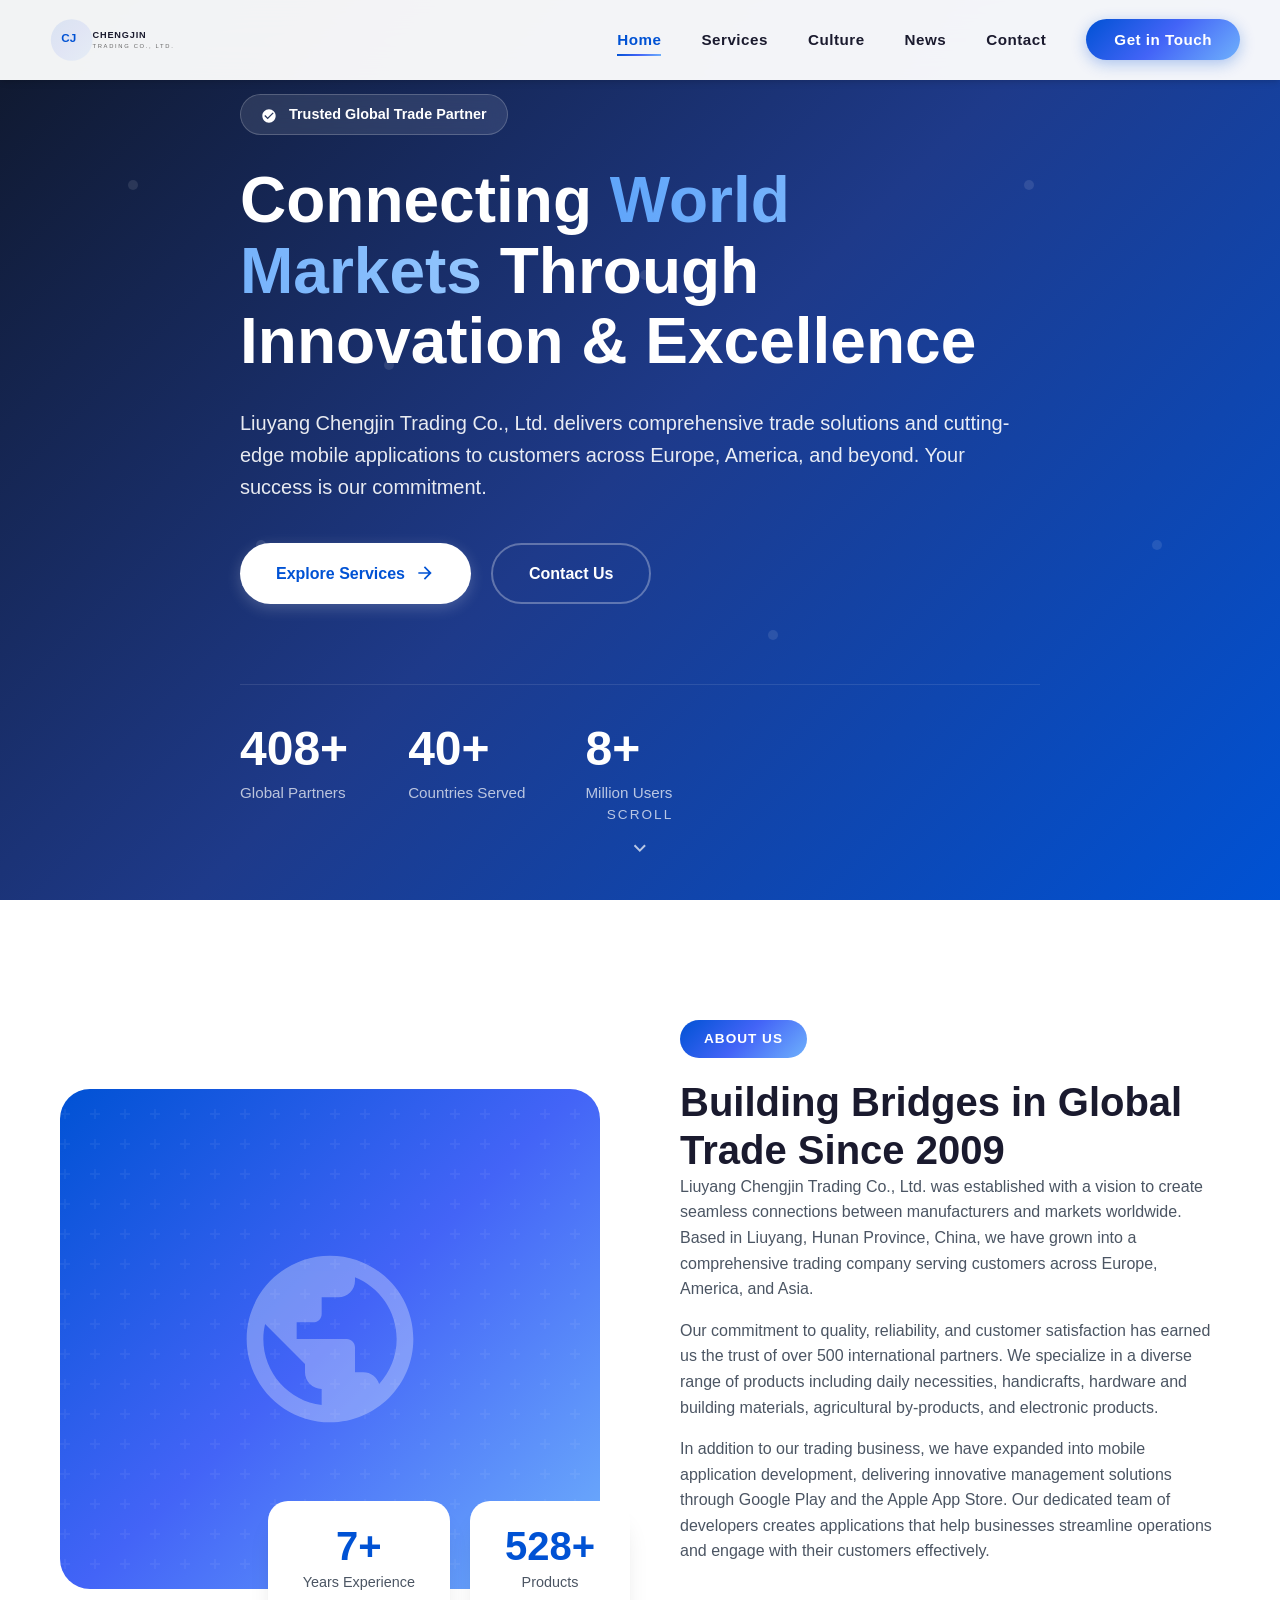
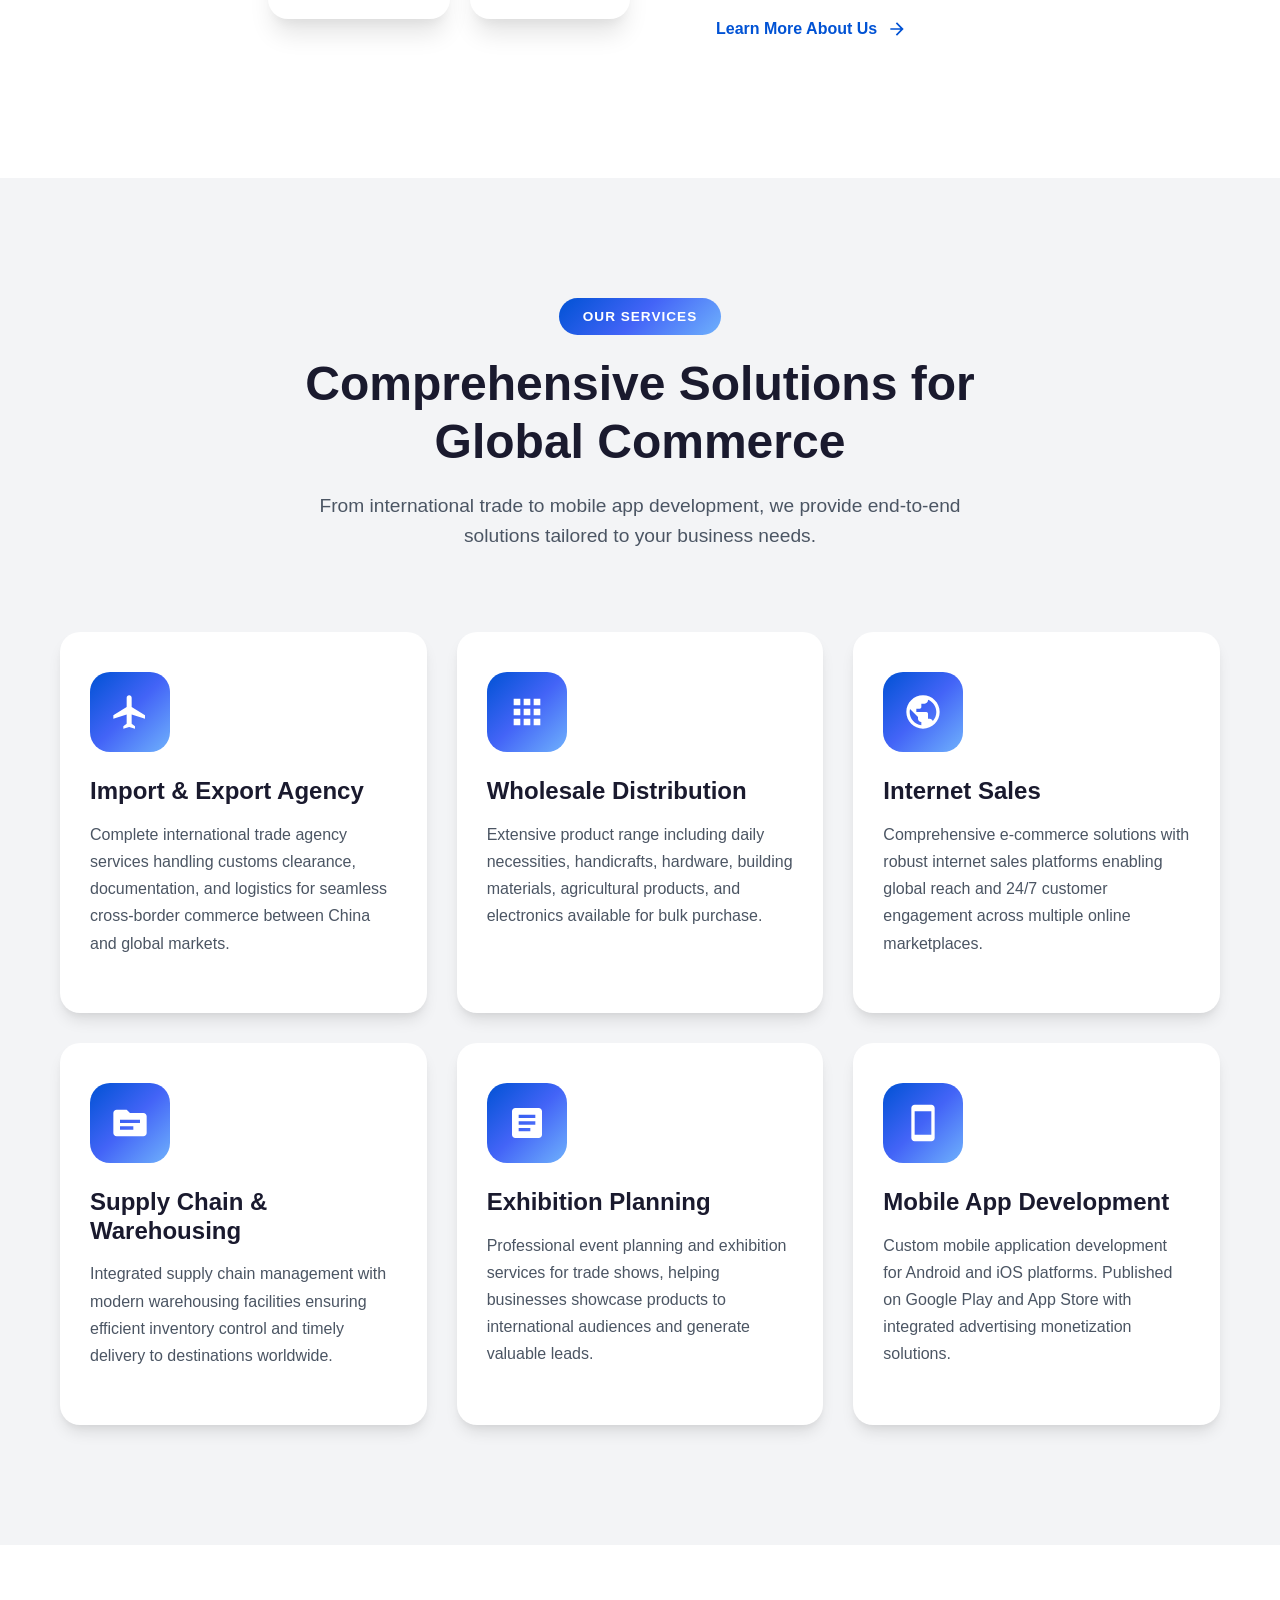
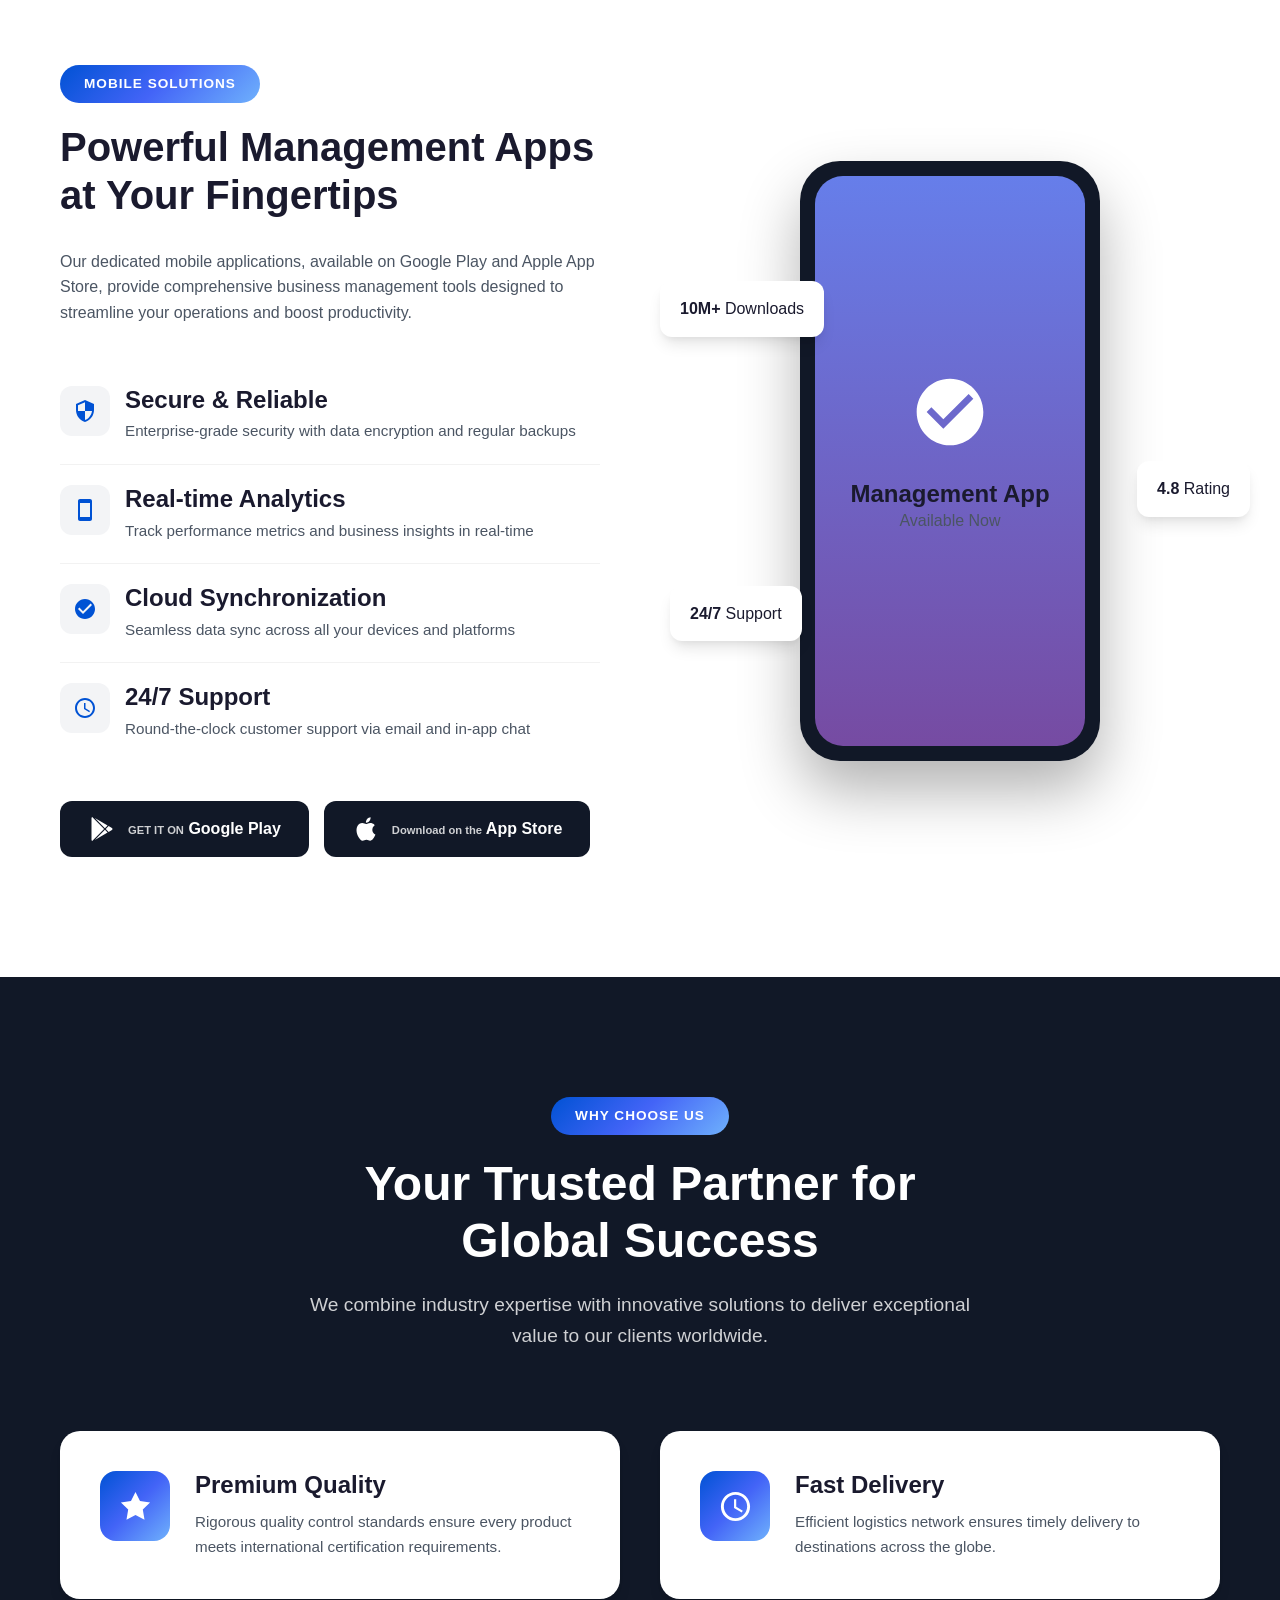
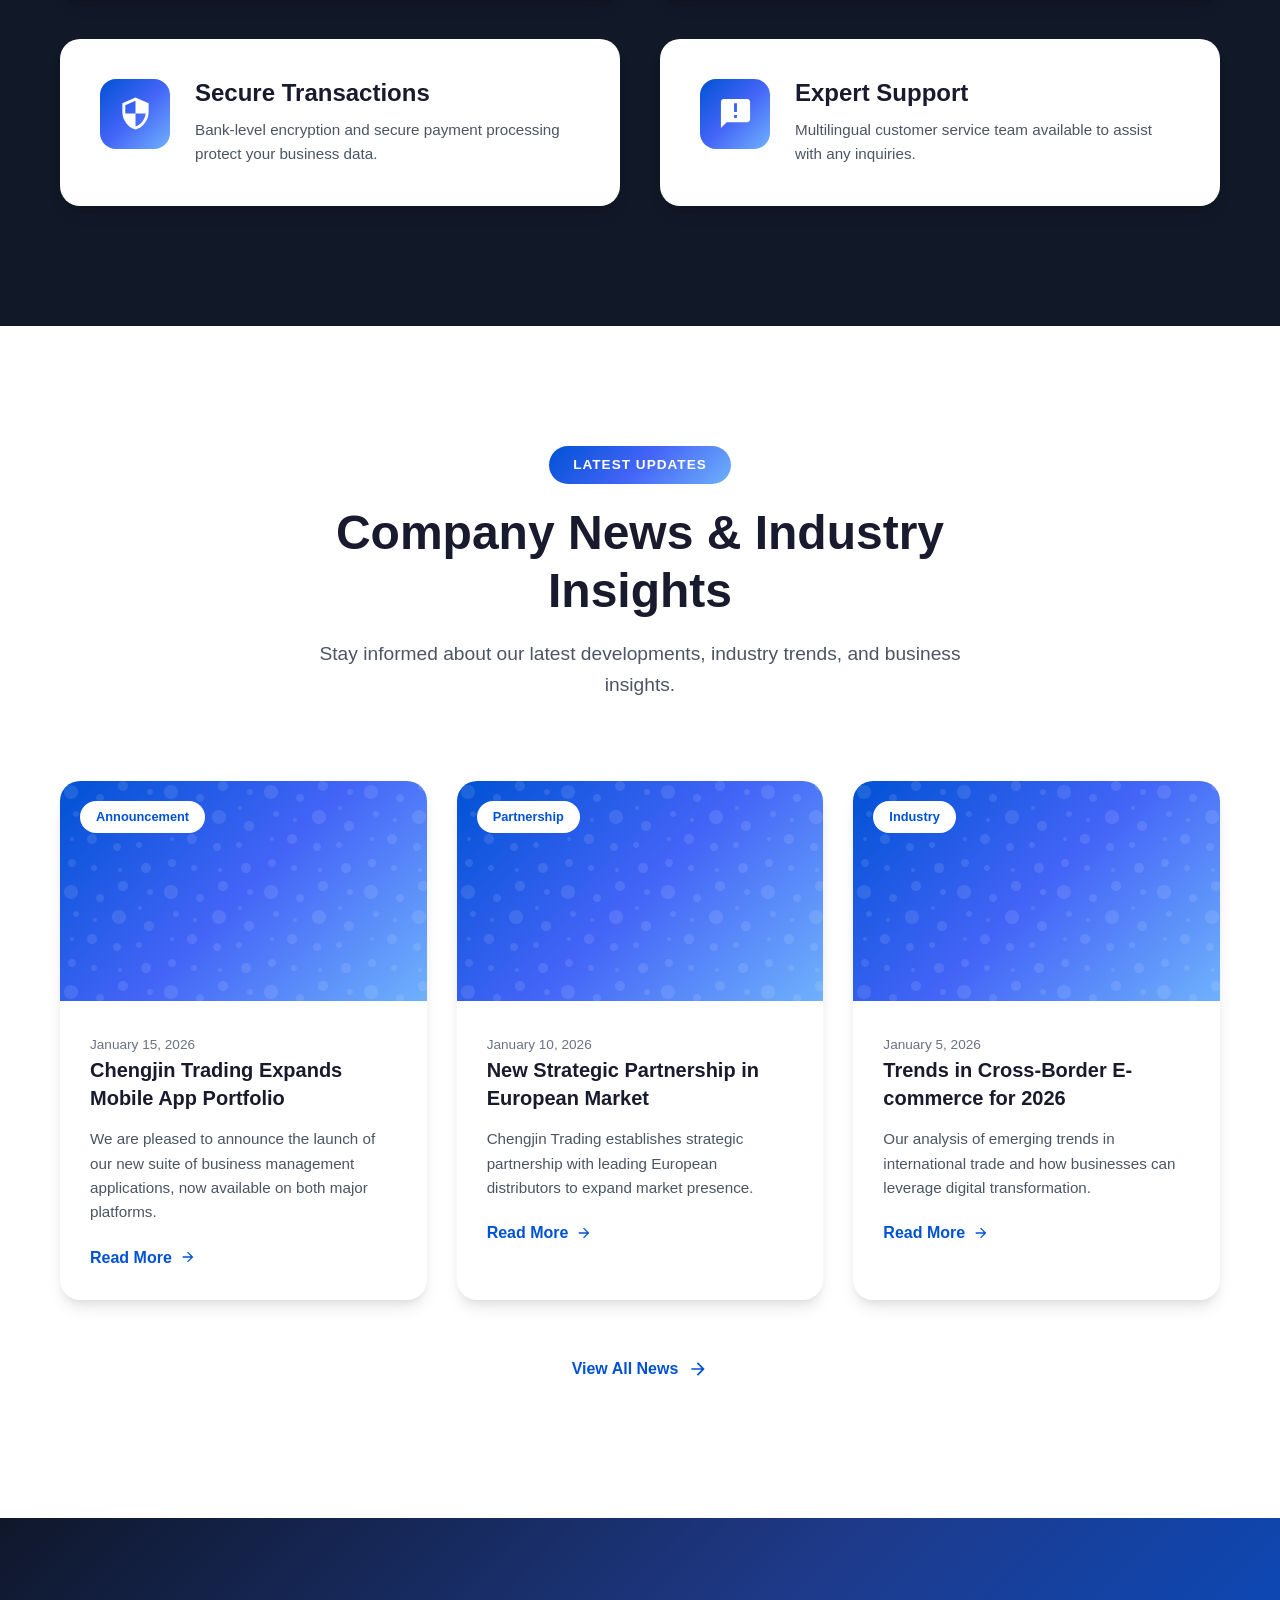
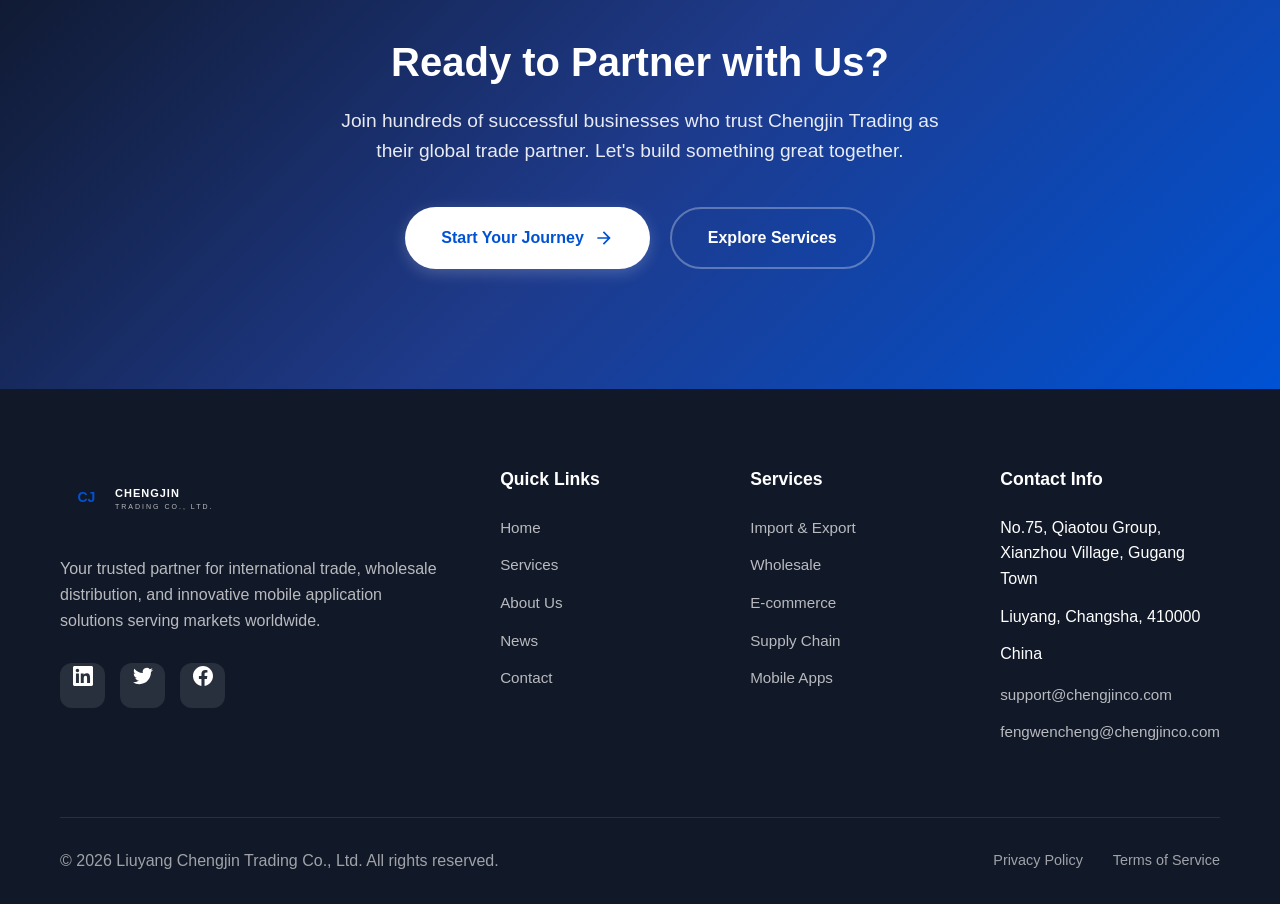
<file: index.html>
<!DOCTYPE html>
<html lang="en">
<head>
    <meta charset="UTF-8">
    <meta name="viewport" content="width=device-width, initial-scale=1.0">
    <meta name="description" content="Liuyang Chengjin Trading Co., Ltd. - Your trusted partner for international trade, wholesale distribution, and mobile app development. Serving markets in Europe, America, and beyond.">
    <meta name="keywords" content="international trade, wholesale, import export, mobile app, supply chain, e-commerce, daily necessities, hardware, agricultural products">
    <meta name="author" content="Liuyang Chengjin Trading Co., Ltd.">
    <meta name="robots" content="index, follow">
    <meta name="googlebot" content="index, follow">
    <meta name="revisit-after" content="7 days">
    
    <!-- Open Graph / Facebook -->
    <meta property="og:type" content="website">
    <meta property="og:url" content="https://chengjinco.com/">
    <meta property="og:title" content="Chengjin Trading Co., Ltd. - Global Trade & Mobile App Solutions">
    <meta property="og:description" content="Your trusted partner for international trade, wholesale distribution, and mobile app development.">
    <meta property="og:image" content="https://chengjinco.com/images/og-image.png">
    
    <!-- Twitter -->
    <meta name="twitter:card" content="summary_large_image">
    <meta name="twitter:url" content="https://chengjinco.com/">
    <meta name="twitter:title" content="Chengjin Trading Co., Ltd. - Global Trade & Mobile App Solutions">
    <meta name="twitter:description" content="Your trusted partner for international trade, wholesale distribution, and mobile app development.">
    <meta name="twitter:image" content="https://chengjinco.com/images/og-image.png">
    
    <!-- Canonical URL -->
    <link rel="canonical" href="https://chengjinco.com/">
    
    <title>Chengjin Trading Co., Ltd. - Global Trade & Mobile App Solutions</title>
    
    <!-- Favicon -->
    <link rel="icon" type="image/svg+xml" href="images/logo.svg">
    
    <!-- Stylesheets -->
    <link rel="stylesheet" href="css/style.css">
    
    <!-- Structured Data -->
    <script type="application/ld+json">
    {
        "@context": "https://schema.org",
        "@type": "Organization",
        "name": "Liuyang Chengjin Trading Co., Ltd.",
        "alternateName": "Chengjin Trading",
        "url": "https://chengjinco.com",
        "logo": "https://chengjinco.com/images/logo.svg",
        "contactPoint": {
            "@type": "ContactPoint",
            "email": "support@chengjinco.com",
            "contactType": "customer service"
        },
        "address": {
            "@type": "PostalAddress",
            "streetAddress": "No.75, Qiaotou Group, Xianzhou Village, Gugang Town",
            "addressLocality": "Liuyang",
            "addressRegion": "Changsha",
            "postalCode": "410000",
            "addressCountry": "CN"
        },
        "sameAs": [
            "https://play.google.com/store/apps/dev?id=chengjinco",
            "https://apps.apple.com/dev/chengjinco"
        ]
    }
    </script>
</head>
<body>
    <!-- Navigation -->
    <nav class="navbar" role="navigation" aria-label="Main navigation">
        <div class="nav-container">
            <a href="index.html" class="nav-logo" aria-label="Chengjin Trading Home">
                <svg viewBox="0 0 400 120" width="180" height="50">
                    <defs>
                        <linearGradient id="navLogoGradient" x1="0%" y1="0%" x2="100%" y2="100%">
                            <stop offset="0%" style="stop-color:#0052D4"/>
                            <stop offset="50%" style="stop-color:#4364F7"/>
                            <stop offset="100%" style="stop-color:#6FB1FC"/>
                        </linearGradient>
                    </defs>
                    <circle cx="60" cy="60" r="50" fill="url(#navLogoGradient)" opacity="0.1"/>
                    <text x="35" y="65" font-family="Arial, sans-serif" font-size="28" font-weight="bold" fill="#0052D4">CJ</text>
                    <text x="110" y="55" font-family="Arial, sans-serif" font-size="22" font-weight="bold" fill="#1a1a2e" letter-spacing="2">CHENGJIN</text>
                    <text x="110" y="80" font-family="Arial, sans-serif" font-size="14" fill="#666" letter-spacing="4">TRADING CO., LTD.</text>
                    <line x1="110" y1="90" x2="280" y2="90" stroke="url(#navLogoGradient)" stroke-width="2"/>
                </svg>
            </a>
            
            <ul class="nav-menu">
                <li><a href="index.html" class="nav-link active">Home</a></li>
                <li><a href="services.html" class="nav-link">Services</a></li>
                <li><a href="culture.html" class="nav-link">Culture</a></li>
                <li><a href="news.html" class="nav-link">News</a></li>
                <li><a href="contact.html" class="nav-link">Contact</a></li>
                <li><a href="contact.html" class="nav-link nav-cta">Get in Touch</a></li>
            </ul>
            
            <div class="menu-toggle" aria-label="Toggle menu" role="button" tabindex="0">
                <span></span>
                <span></span>
                <span></span>
            </div>
        </div>
    </nav>
    
    <!-- Mobile Menu -->
    <div class="mobile-menu">
        <ul>
            <li><a href="index.html">Home</a></li>
            <li><a href="services.html">Services</a></li>
            <li><a href="culture.html">Culture</a></li>
            <li><a href="news.html">News</a></li>
            <li><a href="contact.html">Contact</a></li>
        </ul>
    </div>

    <!-- Hero Section -->
    <section class="hero" aria-label="Welcome to Chengjin Trading">
        <div class="hero-bg-animation">
            <div class="particle"></div>
            <div class="particle"></div>
            <div class="particle"></div>
            <div class="particle"></div>
            <div class="particle"></div>
            <div class="particle"></div>
            <div class="particle"></div>
            <div class="particle"></div>
        </div>
        
        <div class="container">
            <div class="hero-content">
                <span class="hero-badge">
                    <svg width="16" height="16" viewBox="0 0 24 24" fill="currentColor" style="vertical-align: middle; margin-right: 8px;">
                        <path d="M12 2C6.48 2 2 6.48 2 12s4.48 10 10 10 10-4.48 10-10S17.52 2 12 2zm-2 15l-5-5 1.41-1.41L10 14.17l7.59-7.59L19 8l-9 9z"/>
                    </svg>
                    Trusted Global Trade Partner
                </span>
                <h1>Connecting <span>World Markets</span> Through Innovation & Excellence</h1>
                <p>Liuyang Chengjin Trading Co., Ltd. delivers comprehensive trade solutions and cutting-edge mobile applications to customers across Europe, America, and beyond. Your success is our commitment.</p>
                
                <div class="hero-buttons">
                    <a href="services.html" class="btn btn-primary">
                        Explore Services
                        <svg viewBox="0 0 24 24" fill="currentColor">
                            <path d="M12 4l-1.41 1.41L16.17 11H4v2h12.17l-5.58 5.59L12 20l8-8z"/>
                        </svg>
                    </a>
                    <a href="contact.html" class="btn btn-secondary">
                        Contact Us
                    </a>
                </div>
                
                <div class="hero-stats">
                    <div class="stat-item">
                        <div class="stat-number" data-target="500">0</div>
                        <div class="stat-label">Global Partners</div>
                    </div>
                    <div class="stat-item">
                        <div class="stat-number" data-target="50">0</div>
                        <div class="stat-label">Countries Served</div>
                    </div>
                    <div class="stat-item">
                        <div class="stat-number" data-target="10">0</div>
                        <div class="stat-label">Million Users</div>
                    </div>
                </div>
            </div>
        </div>
        
        <div class="scroll-indicator">
            <span>SCROLL</span>
            <svg width="24" height="24" viewBox="0 0 24 24" fill="currentColor">
                <path d="M7.41 8.59L12 13.17l4.59-4.58L18 10l-6 6-6-6 1.41-1.41z"/>
            </svg>
        </div>
    </section>

    <!-- About Section -->
    <section class="section" aria-labelledby="about-title">
        <div class="container">
            <div class="about-grid">
                <div class="about-image fade-in slide-in-left">
                    <div class="about-image-main">
                        <svg viewBox="0 0 24 24" fill="currentColor">
                            <path d="M12 2C6.48 2 2 6.48 2 12s4.48 10 10 10 10-4.48 10-10S17.52 2 12 2zm-1 17.93c-3.95-.49-7-3.85-7-7.93 0-.62.08-1.21.21-1.79L9 15v1c0 1.1.9 2 2 2v1.93zm6.9-2.54c-.26-.81-1-1.39-1.9-1.39h-1v-3c0-.55-.45-1-1-1H8v-2h2c.55 0 1-.45 1-1V7h2c1.1 0 2-.9 2-2v-.41c2.93 1.19 5 4.06 5 7.41 0 2.08-.8 3.97-2.1 5.39z"/>
                        </svg>
                    </div>
                    <div class="about-stats">
                        <div class="about-stat-box">
                            <div class="number" data-target="15">0</div>
                            <div class="label">Years Experience</div>
                        </div>
                        <div class="about-stat-box">
                            <div class="number" data-target="1000">0</div>
                            <div class="label">Products</div>
                        </div>
                    </div>
                </div>
                
                <div class="about-content fade-in slide-in-right">
                    <span class="section-label">About Us</span>
                    <h2 id="about-title">Building Bridges in Global Trade Since 2009</h2>
                    <p>Liuyang Chengjin Trading Co., Ltd. was established with a vision to create seamless connections between manufacturers and markets worldwide. Based in Liuyang, Hunan Province, China, we have grown into a comprehensive trading company serving customers across Europe, America, and Asia.</p>
                    <p>Our commitment to quality, reliability, and customer satisfaction has earned us the trust of over 500 international partners. We specialize in a diverse range of products including daily necessities, handicrafts, hardware and building materials, agricultural by-products, and electronic products.</p>
                    <p>In addition to our trading business, we have expanded into mobile application development, delivering innovative management solutions through Google Play and the Apple App Store. Our dedicated team of developers creates applications that help businesses streamline operations and engage with their customers effectively.</p>
                    <a href="culture.html" class="btn btn-primary" style="margin-top: 20px;">
                        Learn More About Us
                        <svg viewBox="0 0 24 24" fill="currentColor" width="20" height="20">
                            <path d="M12 4l-1.41 1.41L16.17 11H4v2h12.17l-5.58 5.59L12 20l8-8z"/>
                        </svg>
                    </a>
                </div>
            </div>
        </div>
    </section>

    <!-- Services Section -->
    <section class="section section-light" aria-labelledby="services-title">
        <div class="container">
            <div class="section-header fade-in">
                <span class="section-label">Our Services</span>
                <h2 id="services-title" class="section-title">Comprehensive Solutions for Global Commerce</h2>
                <p class="section-subtitle">From international trade to mobile app development, we provide end-to-end solutions tailored to your business needs.</p>
            </div>
            
            <div class="services-grid">
                <article class="service-card fade-in">
                    <div class="service-icon">
                        <svg viewBox="0 0 24 24" fill="currentColor">
                            <path d="M21 16v-2l-8-5V3.5c0-.83-.67-1.5-1.5-1.5S10 2.67 10 3.5V9l-8 5v2l8-2.5V19l-2 1.5V22l3.5-1 3.5 1v-1.5L13 19v-5.5l8 2.5z"/>
                        </svg>
                    </div>
                    <h3>Import & Export Agency</h3>
                    <p>Complete international trade agency services handling customs clearance, documentation, and logistics for seamless cross-border commerce between China and global markets.</p>
                </article>
                
                <article class="service-card fade-in">
                    <div class="service-icon">
                        <svg viewBox="0 0 24 24" fill="currentColor">
                            <path d="M4 8h4V4H4v4zm6 12h4v-4h-4v4zm-6 0h4v-4H4v4zm0-6h4v-4H4v4zm6 0h4v-4h-4v4zm6-10v4h4V4h-4zm-6 4h4V4h-4v4zm6 6h4v-4h-4v4zm0 6h4v-4h-4v4z"/>
                        </svg>
                    </div>
                    <h3>Wholesale Distribution</h3>
                    <p>Extensive product range including daily necessities, handicrafts, hardware, building materials, agricultural products, and electronics available for bulk purchase.</p>
                </article>
                
                <article class="service-card fade-in">
                    <div class="service-icon">
                        <svg viewBox="0 0 24 24" fill="currentColor">
                            <path d="M12 2C6.48 2 2 6.48 2 12s4.48 10 10 10 10-4.48 10-10S17.52 2 12 2zm-1 17.93c-3.95-.49-7-3.85-7-7.93 0-.62.08-1.21.21-1.79L9 15v1c0 1.1.9 2 2 2v1.93zm6.9-2.54c-.26-.81-1-1.39-1.9-1.39h-1v-3c0-.55-.45-1-1-1H8v-2h2c.55 0 1-.45 1-1V7h2c1.1 0 2-.9 2-2v-.41c2.93 1.19 5 4.06 5 7.41 0 2.08-.8 3.97-2.1 5.39z"/>
                        </svg>
                    </div>
                    <h3>Internet Sales</h3>
                    <p>Comprehensive e-commerce solutions with robust internet sales platforms enabling global reach and 24/7 customer engagement across multiple online marketplaces.</p>
                </article>
                
                <article class="service-card fade-in">
                    <div class="service-icon">
                        <svg viewBox="0 0 24 24" fill="currentColor">
                            <path d="M20 6h-8l-2-2H4c-1.1 0-1.99.9-1.99 2L2 18c0 1.1.9 2 2 2h16c1.1 0 2-.9 2-2V8c0-1.1-.9-2-2-2zm-6 10H6v-2h8v2zm4-4H6v-2h12v2z"/>
                        </svg>
                    </div>
                    <h3>Supply Chain & Warehousing</h3>
                    <p>Integrated supply chain management with modern warehousing facilities ensuring efficient inventory control and timely delivery to destinations worldwide.</p>
                </article>
                
                <article class="service-card fade-in">
                    <div class="service-icon">
                        <svg viewBox="0 0 24 24" fill="currentColor">
                            <path d="M19 3H5c-1.1 0-2 .9-2 2v14c0 1.1.9 2 2 2h14c1.1 0 2-.9 2-2V5c0-1.1-.9-2-2-2zm-5 14H7v-2h7v2zm3-4H7v-2h10v2zm0-4H7V7h10v2z"/>
                        </svg>
                    </div>
                    <h3>Exhibition Planning</h3>
                    <p>Professional event planning and exhibition services for trade shows, helping businesses showcase products to international audiences and generate valuable leads.</p>
                </article>
                
                <article class="service-card fade-in">
                    <div class="service-icon">
                        <svg viewBox="0 0 24 24" fill="currentColor">
                            <path d="M17 1.01L7 1c-1.1 0-2 .9-2 2v18c0 1.1.9 2 2 2h10c1.1 0 2-.9 2-2V3c0-1.1-.9-1.99-2-1.99zM17 19H7V5h10v14z"/>
                        </svg>
                    </div>
                    <h3>Mobile App Development</h3>
                    <p>Custom mobile application development for Android and iOS platforms. Published on Google Play and App Store with integrated advertising monetization solutions.</p>
                </article>
            </div>
        </div>
    </section>

    <!-- Mobile App Section -->
    <section class="section" aria-labelledby="app-title">
        <div class="container">
            <div class="app-showcase">
                <div class="app-content fade-in slide-in-left">
                    <span class="section-label">Mobile Solutions</span>
                    <h2 id="app-title">Powerful Management Apps at Your Fingertips</h2>
                    <p>Our dedicated mobile applications, available on Google Play and Apple App Store, provide comprehensive business management tools designed to streamline your operations and boost productivity.</p>
                    
                    <ul class="app-features">
                        <li>
                            <div class="app-feature-icon">
                                <svg viewBox="0 0 24 24" fill="currentColor">
                                    <path d="M12 1L3 5v6c0 5.55 3.84 10.74 9 12 5.16-1.26 9-6.45 9-12V5l-9-4zm0 10.99h7c-.53 4.12-3.28 7.79-7 8.94V12H5V6.3l7-3.11v8.8z"/>
                                </svg>
                            </div>
                            <div class="app-feature-content">
                                <h4>Secure & Reliable</h4>
                                <p>Enterprise-grade security with data encryption and regular backups</p>
                            </div>
                        </li>
                        <li>
                            <div class="app-feature-icon">
                                <svg viewBox="0 0 24 24" fill="currentColor">
                                    <path d="M17 1.01L7 1c-1.1 0-2 .9-2 2v18c0 1.1.9 2 2 2h10c1.1 0 2-.9 2-2V3c0-1.1-.9-1.99-2-1.99zM17 19H7V5h10v14z"/>
                                </svg>
                            </div>
                            <div class="app-feature-content">
                                <h4>Real-time Analytics</h4>
                                <p>Track performance metrics and business insights in real-time</p>
                            </div>
                        </li>
                        <li>
                            <div class="app-feature-icon">
                                <svg viewBox="0 0 24 24" fill="currentColor">
                                    <path d="M12 2C6.48 2 2 6.48 2 12s4.48 10 10 10 10-4.48 10-10S17.52 2 12 2zm-2 15l-5-5 1.41-1.41L10 14.17l7.59-7.59L19 8l-9 9z"/>
                                </svg>
                            </div>
                            <div class="app-feature-content">
                                <h4>Cloud Synchronization</h4>
                                <p>Seamless data sync across all your devices and platforms</p>
                            </div>
                        </li>
                        <li>
                            <div class="app-feature-icon">
                                <svg viewBox="0 0 24 24" fill="currentColor">
                                    <path d="M11.99 2C6.47 2 2 6.48 2 12s4.47 10 9.99 10C17.52 22 22 17.52 22 12S17.52 2 11.99 2zM12 20c-4.42 0-8-3.58-8-8s3.58-8 8-8 8 3.58 8 8-3.58 8-8 8zm.5-13H11v6l5.25 3.15.75-1.23-4.5-2.67z"/>
                                </svg>
                            </div>
                            <div class="app-feature-content">
                                <h4>24/7 Support</h4>
                                <p>Round-the-clock customer support via email and in-app chat</p>
                            </div>
                        </li>
                    </ul>
                    
                    <div class="app-stores">
                        <a href="https://play.google.com/store/apps/dev?id=chengjinco" class="store-btn" target="_blank" rel="noopener noreferrer" aria-label="Download on Google Play">
                            <svg viewBox="0 0 24 24" fill="currentColor">
                                <path d="M3.609 1.814L13.792 12 3.61 22.186a.996.996 0 0 1-.61-.92V2.734a1 1 0 0 1 .609-.92zm10.89 10.893l2.302 2.302-10.937 6.333 8.635-8.635zm3.199-3.198l2.807 1.626a1 1 0 0 1 0 1.73l-2.808 1.626L15.206 12l2.492-2.491zM5.864 2.658L16.8 8.99l-2.302 2.302-8.634-8.634z"/>
                            </svg>
                            <span>
                                <span class="small-text">GET IT ON</span>
                                <span class="large-text">Google Play</span>
                            </span>
                        </a>
                        <a href="https://apps.apple.com/dev/chengjinco" class="store-btn" target="_blank" rel="noopener noreferrer" aria-label="Download on App Store">
                            <svg viewBox="0 0 24 24" fill="currentColor">
                                <path d="M18.71 19.5c-.83 1.24-1.71 2.45-3.05 2.47-1.34.03-1.77-.79-3.29-.79-1.53 0-2 .77-3.27.82-1.31.05-2.3-1.32-3.14-2.53C4.25 17 2.94 12.45 4.7 9.39c.87-1.52 2.43-2.48 4.12-2.51 1.28-.02 2.5.87 3.29.87.78 0 2.26-1.07 3.81-.91.65.03 2.47.26 3.64 1.98-.09.06-2.17 1.28-2.15 3.81.03 3.02 2.65 4.03 2.68 4.04-.03.07-.42 1.44-1.38 2.83M13 3.5c.73-.83 1.94-1.46 2.94-1.5.13 1.17-.34 2.35-1.04 3.19-.69.85-1.83 1.51-2.95 1.42-.15-1.15.41-2.35 1.05-3.11z"/>
                            </svg>
                            <span>
                                <span class="small-text">Download on the</span>
                                <span class="large-text">App Store</span>
                            </span>
                        </a>
                    </div>
                </div>
                
                <div class="app-preview fade-in slide-in-right">
                    <div class="phone-mockup">
                        <div class="phone-screen">
                            <div class="phone-screen-content">
                                <svg viewBox="0 0 24 24" fill="currentColor">
                                    <path d="M12 2C6.48 2 2 6.48 2 12s4.48 10 10 10 10-4.48 10-10S17.52 2 12 2zm-2 15l-5-5 1.41-1.41L10 14.17l7.59-7.59L19 8l-9 9z"/>
                                </svg>
                                <h4>Management App</h4>
                                <p>Available Now</p>
                            </div>
                        </div>
                    </div>
                    <div class="floating-elements">
                        <div class="floating-card">
                            <strong>10M+</strong> Downloads
                        </div>
                        <div class="floating-card">
                            <strong>4.8</strong> Rating
                        </div>
                        <div class="floating-card">
                            <strong>24/7</strong> Support
                        </div>
                    </div>
                </div>
            </div>
        </div>
    </section>

    <!-- Why Choose Us -->
    <section class="section section-dark" aria-labelledby="why-title">
        <div class="container">
            <div class="section-header fade-in">
                <span class="section-label">Why Choose Us</span>
                <h2 id="why-title" class="section-title" style="color: white;">Your Trusted Partner for Global Success</h2>
                <p class="section-subtitle" style="color: rgba(255,255,255,0.8);">We combine industry expertise with innovative solutions to deliver exceptional value to our clients worldwide.</p>
            </div>
            
            <div class="values-grid">
                <div class="value-card fade-in">
                    <div class="value-icon">
                        <svg viewBox="0 0 24 24" fill="currentColor">
                            <path d="M12 2l3.09 6.26L22 9.27l-5 4.87 1.18 6.88L12 17.77l-6.18 3.25L7 14.14 2 9.27l6.91-1.01L12 2z"/>
                        </svg>
                    </div>
                    <div>
                        <h4>Premium Quality</h4>
                        <p>Rigorous quality control standards ensure every product meets international certification requirements.</p>
                    </div>
                </div>
                
                <div class="value-card fade-in">
                    <div class="value-icon">
                        <svg viewBox="0 0 24 24" fill="currentColor">
                            <path d="M11.99 2C6.47 2 2 6.48 2 12s4.47 10 9.99 10C17.52 22 22 17.52 22 12S17.52 2 11.99 2zM12 20c-4.42 0-8-3.58-8-8s3.58-8 8-8 8 3.58 8 8-3.58 8-8 8zm.5-13H11v6l5.25 3.15.75-1.23-4.5-2.67z"/>
                        </svg>
                    </div>
                    <div>
                        <h4>Fast Delivery</h4>
                        <p>Efficient logistics network ensures timely delivery to destinations across the globe.</p>
                    </div>
                </div>
                
                <div class="value-card fade-in">
                    <div class="value-icon">
                        <svg viewBox="0 0 24 24" fill="currentColor">
                            <path d="M12 1L3 5v6c0 5.55 3.84 10.74 9 12 5.16-1.26 9-6.45 9-12V5l-9-4zm0 10.99h7c-.53 4.12-3.28 7.79-7 8.94V12H5V6.3l7-3.11v8.8z"/>
                        </svg>
                    </div>
                    <div>
                        <h4>Secure Transactions</h4>
                        <p>Bank-level encryption and secure payment processing protect your business data.</p>
                    </div>
                </div>
                
                <div class="value-card fade-in">
                    <div class="value-icon">
                        <svg viewBox="0 0 24 24" fill="currentColor">
                            <path d="M20 2H4c-1.1 0-1.99.9-1.99 2L2 22l4-4h14c1.1 0 2-.9 2-2V4c0-1.1-.9-2-2-2zm-7 9h-2V5h2v6zm0 4h-2v-2h2v2z"/>
                        </svg>
                    </div>
                    <div>
                        <h4>Expert Support</h4>
                        <p>Multilingual customer service team available to assist with any inquiries.</p>
                    </div>
                </div>
            </div>
        </div>
    </section>

    <!-- Latest News Section -->
    <section class="section" aria-labelledby="news-title">
        <div class="container">
            <div class="section-header fade-in">
                <span class="section-label">Latest Updates</span>
                <h2 id="news-title" class="section-title">Company News & Industry Insights</h2>
                <p class="section-subtitle">Stay informed about our latest developments, industry trends, and business insights.</p>
            </div>
            
            <div class="news-grid">
                <article class="news-card fade-in">
                    <div class="news-image">
                        <span class="news-category">Announcement</span>
                    </div>
                    <div class="news-content">
                        <span class="news-date">January 15, 2026</span>
                        <h3 class="news-title">Chengjin Trading Expands Mobile App Portfolio</h3>
                        <p class="news-excerpt">We are pleased to announce the launch of our new suite of business management applications, now available on both major platforms.</p>
                        <a href="news.html" class="news-link">
                            Read More
                            <svg viewBox="0 0 24 24" fill="currentColor">
                                <path d="M12 4l-1.41 1.41L16.17 11H4v2h12.17l-5.58 5.59L12 20l8-8z"/>
                            </svg>
                        </a>
                    </div>
                </article>
                
                <article class="news-card fade-in">
                    <div class="news-image">
                        <span class="news-category">Partnership</span>
                    </div>
                    <div class="news-content">
                        <span class="news-date">January 10, 2026</span>
                        <h3 class="news-title">New Strategic Partnership in European Market</h3>
                        <p class="news-excerpt">Chengjin Trading establishes strategic partnership with leading European distributors to expand market presence.</p>
                        <a href="news.html" class="news-link">
                            Read More
                            <svg viewBox="0 0 24 24" fill="currentColor">
                                <path d="M12 4l-1.41 1.41L16.17 11H4v2h12.17l-5.58 5.59L12 20l8-8z"/>
                            </svg>
                        </a>
                    </div>
                </article>
                
                <article class="news-card fade-in">
                    <div class="news-image">
                        <span class="news-category">Industry</span>
                    </div>
                    <div class="news-content">
                        <span class="news-date">January 5, 2026</span>
                        <h3 class="news-title">Trends in Cross-Border E-commerce for 2026</h3>
                        <p class="news-excerpt">Our analysis of emerging trends in international trade and how businesses can leverage digital transformation.</p>
                        <a href="news.html" class="news-link">
                            Read More
                            <svg viewBox="0 0 24 24" fill="currentColor">
                                <path d="M12 4l-1.41 1.41L16.17 11H4v2h12.17l-5.58 5.59L12 20l8-8z"/>
                            </svg>
                        </a>
                    </div>
                </article>
            </div>
            
            <div class="text-center mt-4">
                <a href="news.html" class="btn btn-primary">
                    View All News
                    <svg viewBox="0 0 24 24" fill="currentColor" width="20" height="20">
                        <path d="M12 4l-1.41 1.41L16.17 11H4v2h12.17l-5.58 5.59L12 20l8-8z"/>
                    </svg>
                </a>
            </div>
        </div>
    </section>

    <!-- CTA Section -->
    <section class="section" style="background: var(--gradient-hero); text-align: center;" aria-labelledby="cta-title">
        <div class="container">
            <div class="fade-in">
                <h2 id="cta-title" style="color: white; margin-bottom: 20px;">Ready to Partner with Us?</h2>
                <p style="color: rgba(255,255,255,0.9); font-size: 1.2rem; max-width: 600px; margin: 0 auto 40px;">Join hundreds of successful businesses who trust Chengjin Trading as their global trade partner. Let's build something great together.</p>
                <div style="display: flex; gap: 20px; justify-content: center; flex-wrap: wrap;">
                    <a href="contact.html" class="btn btn-primary" style="background: white; color: var(--primary-color);">
                        Start Your Journey
                        <svg viewBox="0 0 24 24" fill="currentColor" width="20" height="20">
                            <path d="M12 4l-1.41 1.41L16.17 11H4v2h12.17l-5.58 5.59L12 20l8-8z"/>
                        </svg>
                    </a>
                    <a href="services.html" class="btn btn-secondary">
                        Explore Services
                    </a>
                </div>
            </div>
        </div>
    </section>

    <!-- Footer -->
    <footer class="footer" role="contentinfo">
        <div class="container">
            <div class="footer-grid">
                <div class="footer-brand">
                    <svg viewBox="0 0 400 120" width="200">
                        <defs>
                            <linearGradient id="footerLogoGradient" x1="0%" y1="0%" x2="100%" y2="100%">
                                <stop offset="0%" style="stop-color:#0052D4"/>
                                <stop offset="50%" style="stop-color:#4364F7"/>
                                <stop offset="100%" style="stop-color:#6FB1FC"/>
                            </linearGradient>
                        </defs>
                        <text x="35" y="65" font-family="Arial, sans-serif" font-size="28" font-weight="bold" fill="#0052D4">CJ</text>
                        <text x="110" y="55" font-family="Arial, sans-serif" font-size="22" font-weight="bold" fill="white" letter-spacing="2">CHENGJIN</text>
                        <text x="110" y="80" font-family="Arial, sans-serif" font-size="14" fill="rgba(255,255,255,0.7)" letter-spacing="4">TRADING CO., LTD.</text>
                        <line x1="110" y1="90" x2="280" y2="90" stroke="url(#footerLogoGradient)" stroke-width="2"/>
                    </svg>
                    <p>Your trusted partner for international trade, wholesale distribution, and innovative mobile application solutions serving markets worldwide.</p>
                    <div class="footer-social">
                        <a href="#" aria-label="LinkedIn">
                            <svg viewBox="0 0 24 24" fill="currentColor">
                                <path d="M20.447 20.452h-3.554v-5.569c0-1.328-.027-3.037-1.852-3.037-1.853 0-2.136 1.445-2.136 2.939v5.667H9.351V9h3.414v1.561h.046c.477-.9 1.637-1.85 3.37-1.85 3.601 0 4.267 2.37 4.267 5.455v6.286zM5.337 7.433c-1.144 0-2.063-.926-2.063-2.065 0-1.138.92-2.063 2.063-2.063 1.14 0 2.064.925 2.064 2.063 0 1.139-.925 2.065-2.064 2.065zm1.782 13.019H3.555V9h3.564v11.452zM22.225 0H1.771C.792 0 0 .774 0 1.729v20.542C0 23.227.792 24 1.771 24h20.451C23.2 24 24 23.227 24 22.271V1.729C24 .774 23.2 0 22.222 0h.003z"/>
                            </svg>
                        </a>
                        <a href="#" aria-label="Twitter">
                            <svg viewBox="0 0 24 24" fill="currentColor">
                                <path d="M23.953 4.57a10 10 0 01-2.825.775 4.958 4.958 0 002.163-2.723c-.951.555-2.005.959-3.127 1.184a4.92 4.92 0 00-8.384 4.482C7.69 8.095 4.067 6.13 1.64 3.162a4.822 4.822 0 00-.666 2.475c0 1.71.87 3.213 2.188 4.096a4.904 4.904 0 01-2.228-.616v.06a4.923 4.923 0 003.946 4.827 4.996 4.996 0 01-2.212.085 4.936 4.936 0 004.604 3.417 9.867 9.867 0 01-6.102 2.105c-.39 0-.779-.023-1.17-.067a13.995 13.995 0 007.557 2.209c9.053 0 13.998-7.496 13.998-13.985 0-.21 0-.42-.015-.63A9.935 9.935 0 0024 4.59z"/>
                            </svg>
                        </a>
                        <a href="#" aria-label="Facebook">
                            <svg viewBox="0 0 24 24" fill="currentColor">
                                <path d="M24 12.073c0-6.627-5.373-12-12-12s-12 5.373-12 12c0 5.99 4.388 10.954 10.125 11.854v-8.385H7.078v-3.47h3.047V9.43c0-3.007 1.792-4.669 4.533-4.669 1.312 0 2.686.235 2.686.235v2.953H15.83c-1.491 0-1.956.925-1.956 1.874v2.25h3.328l-.532 3.47h-2.796v8.385C19.612 23.027 24 18.062 24 12.073z"/>
                            </svg>
                        </a>
                    </div>
                </div>
                
                <div class="footer-column">
                    <h4>Quick Links</h4>
                    <ul class="footer-links">
                        <li><a href="index.html">Home</a></li>
                        <li><a href="services.html">Services</a></li>
                        <li><a href="culture.html">About Us</a></li>
                        <li><a href="news.html">News</a></li>
                        <li><a href="contact.html">Contact</a></li>
                    </ul>
                </div>
                
                <div class="footer-column">
                    <h4>Services</h4>
                    <ul class="footer-links">
                        <li><a href="services.html">Import & Export</a></li>
                        <li><a href="services.html">Wholesale</a></li>
                        <li><a href="services.html">E-commerce</a></li>
                        <li><a href="services.html">Supply Chain</a></li>
                        <li><a href="services.html">Mobile Apps</a></li>
                    </ul>
                </div>
                
                <div class="footer-column">
                    <h4>Contact Info</h4>
                    <ul class="footer-links">
                        <li>No.75, Qiaotou Group, Xianzhou Village, Gugang Town</li>
                        <li>Liuyang, Changsha, 410000</li>
                        <li>China</li>
                        <li style="margin-top: 15px;"><a href="mailto:support@chengjinco.com">support@chengjinco.com</a></li>
                        <li><a href="mailto:fengwencheng@chengjinco.com">fengwencheng@chengjinco.com</a></li>
                    </ul>
                </div>
            </div>
            
            <div class="footer-bottom">
                <p>&copy; 2026 Liuyang Chengjin Trading Co., Ltd. All rights reserved.</p>
                <div class="footer-legal">
                    <a href="privacy.html">Privacy Policy</a>
                    <a href="terms.html">Terms of Service</a>
                </div>
            </div>
        </div>
    </footer>

    <!-- Scripts -->
    <script src="js/main.js"></script>
</body>
</html>
</file>
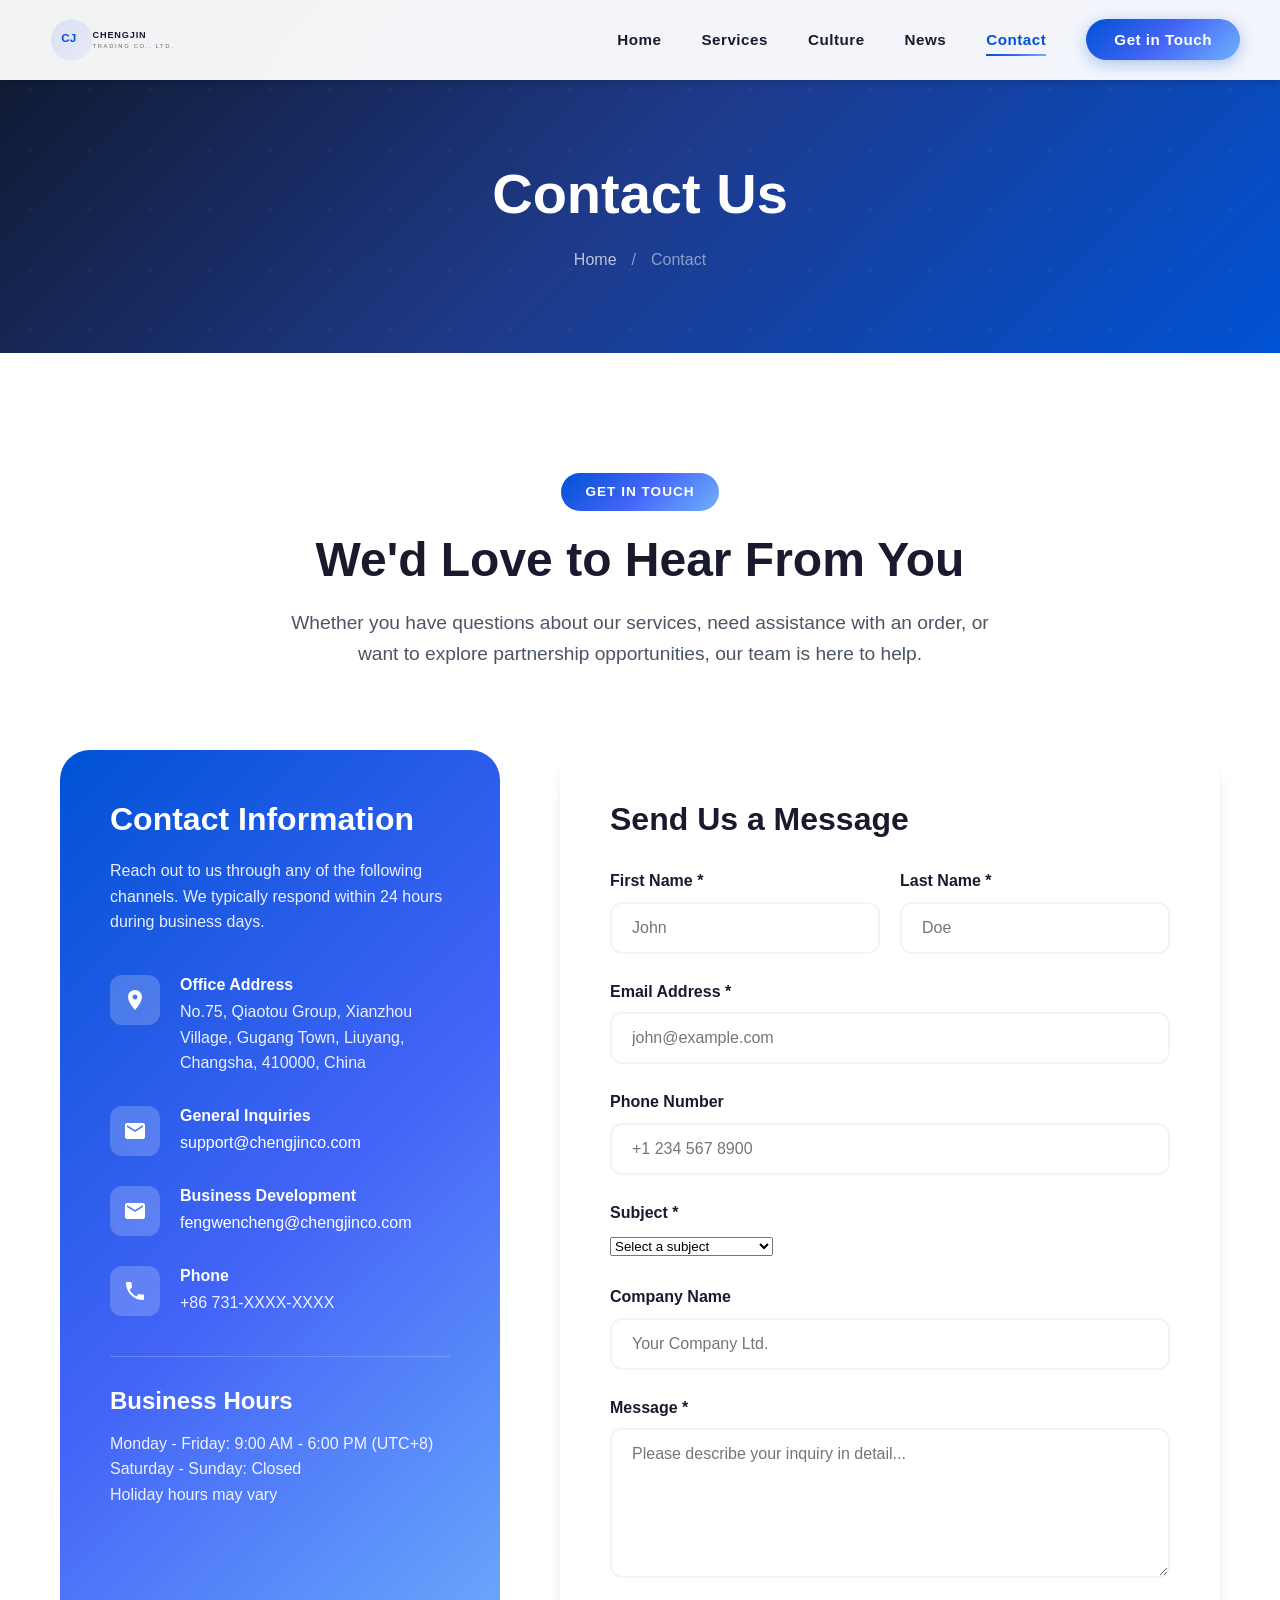
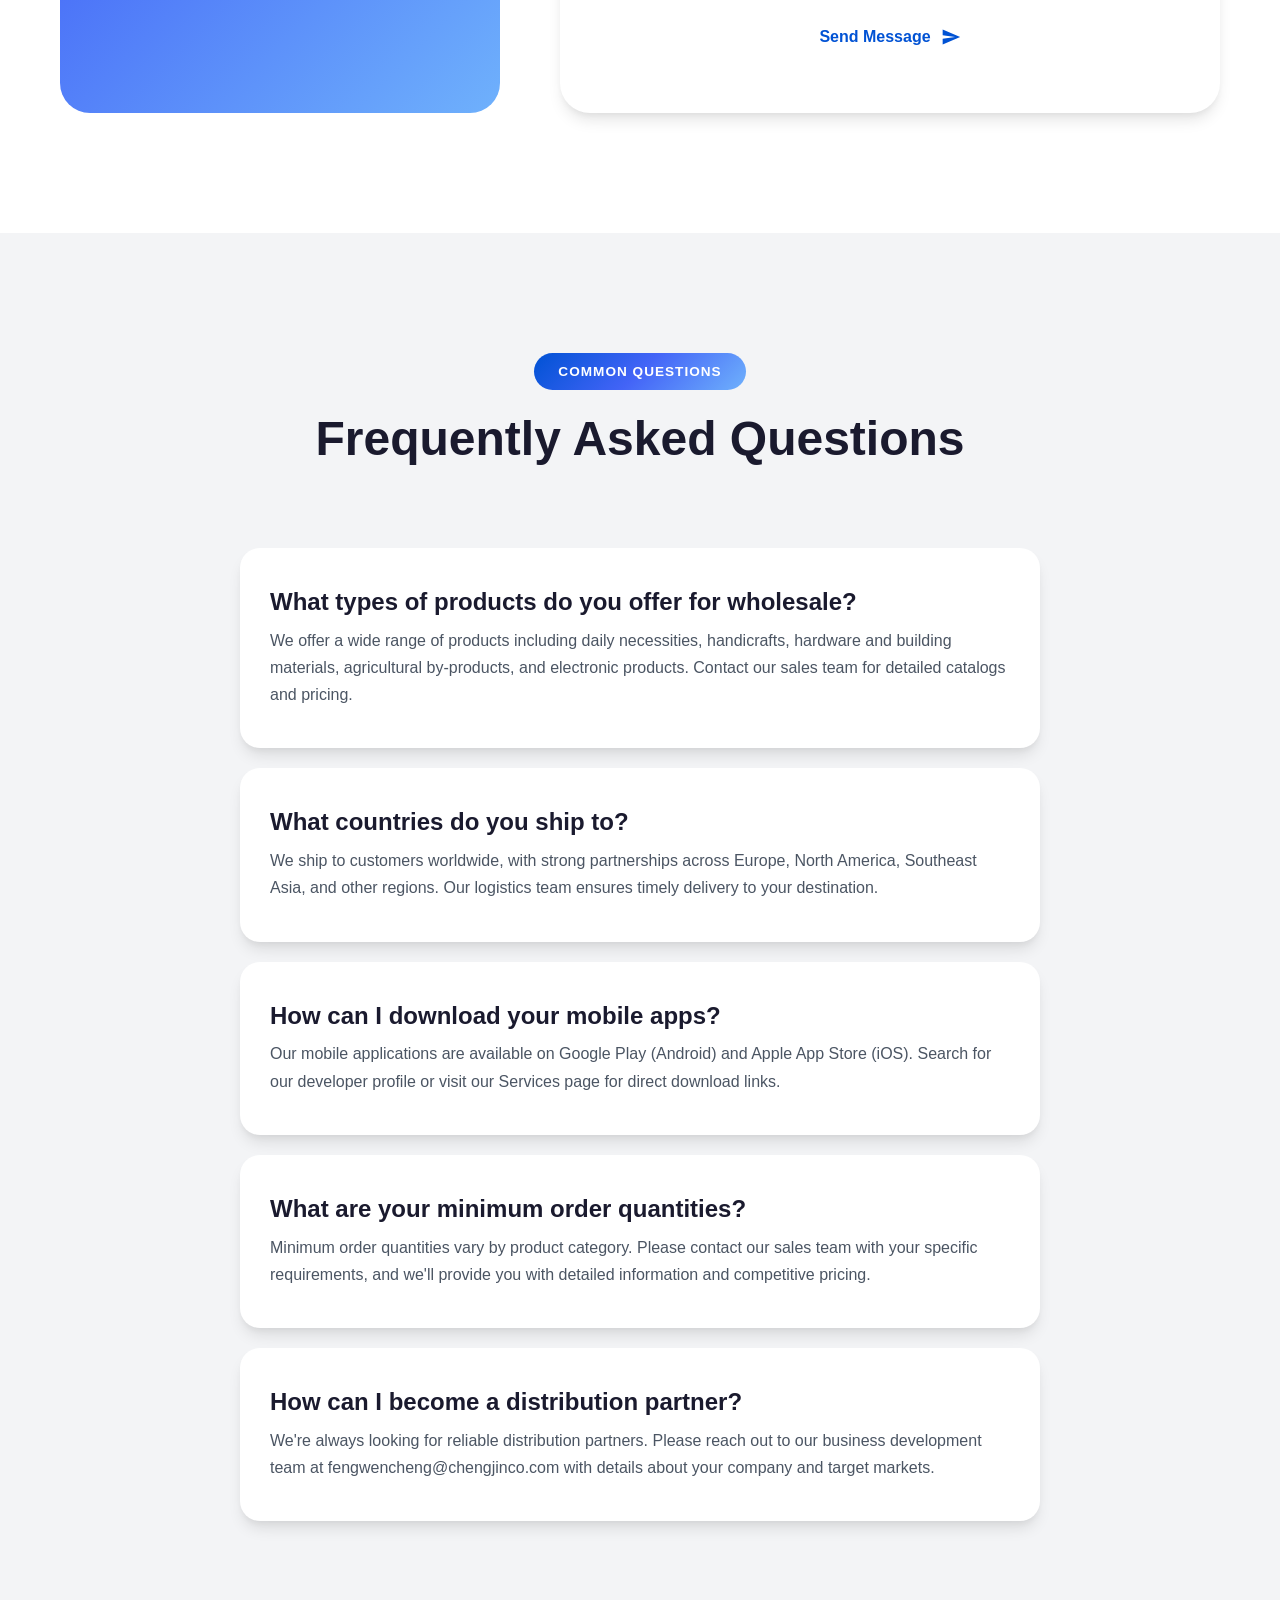
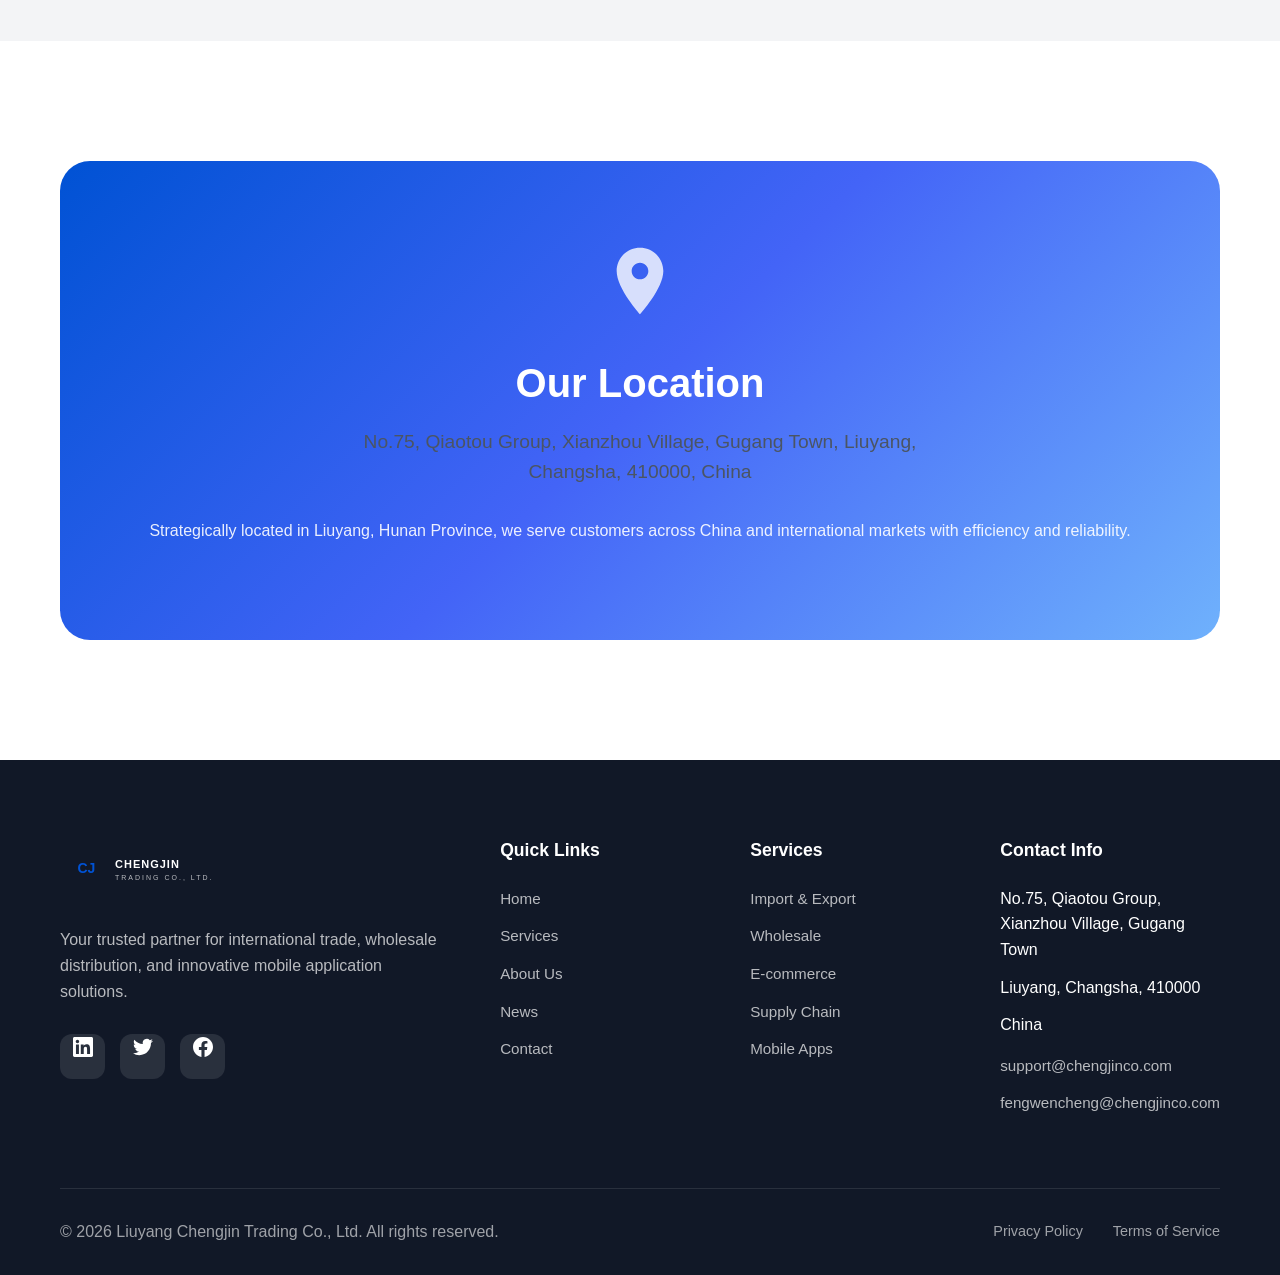
<file: contact.html>
<!DOCTYPE html>
<html lang="en">
<head>
    <meta charset="UTF-8">
    <meta name="viewport" content="width=device-width, initial-scale=1.0">
    <meta name="description" content="Contact Liuyang Chengjin Trading Co., Ltd. - Get in touch with our team for international trade inquiries, wholesale orders, and mobile app support.">
    <meta name="keywords" content="contact Chengjin Trading, international trade inquiry, wholesale contact, mobile app support">
    <meta name="author" content="Liuyang Chengjin Trading Co., Ltd.">
    <meta name="robots" content="index, follow">
    
    <meta property="og:type" content="website">
    <meta property="og:url" content="https://chengjinco.com/contact.html">
    <meta property="og:title" content="Contact Us - Chengjin Trading Co., Ltd.">
    <meta property="og:description" content="Get in touch with our team for international trade inquiries, wholesale orders, and mobile app support.">
    
    <link rel="canonical" href="https://chengjinco.com/contact.html">
    <title>Contact Us - Chengjin Trading Co., Ltd.</title>
    
    <link rel="icon" type="image/svg+xml" href="images/logo.svg">
    <link rel="stylesheet" href="css/style.css">
</head>
<body>
    <!-- Navigation -->
    <nav class="navbar" role="navigation" aria-label="Main navigation">
        <div class="nav-container">
            <a href="index.html" class="nav-logo" aria-label="Chengjin Trading Home">
                <svg viewBox="0 0 400 120" width="180" height="50">
                    <defs>
                        <linearGradient id="navLogoGradient" x1="0%" y1="0%" x2="100%" y2="100%">
                            <stop offset="0%" style="stop-color:#0052D4"/>
                            <stop offset="50%" style="stop-color:#4364F7"/>
                            <stop offset="100%" style="stop-color:#6FB1FC"/>
                        </linearGradient>
                    </defs>
                    <circle cx="60" cy="60" r="50" fill="url(#navLogoGradient)" opacity="0.1"/>
                    <text x="35" y="65" font-family="Arial, sans-serif" font-size="28" font-weight="bold" fill="#0052D4">CJ</text>
                    <text x="110" y="55" font-family="Arial, sans-serif" font-size="22" font-weight="bold" fill="#1a1a2e" letter-spacing="2">CHENGJIN</text>
                    <text x="110" y="80" font-family="Arial, sans-serif" font-size="14" fill="#666" letter-spacing="4">TRADING CO., LTD.</text>
                    <line x1="110" y1="90" x2="280" y2="90" stroke="url(#navLogoGradient)" stroke-width="2"/>
                </svg>
            </a>
            
            <ul class="nav-menu">
                <li><a href="index.html" class="nav-link">Home</a></li>
                <li><a href="services.html" class="nav-link">Services</a></li>
                <li><a href="culture.html" class="nav-link">Culture</a></li>
                <li><a href="news.html" class="nav-link">News</a></li>
                <li><a href="contact.html" class="nav-link active">Contact</a></li>
                <li><a href="contact.html" class="nav-link nav-cta">Get in Touch</a></li>
            </ul>
            
            <div class="menu-toggle" aria-label="Toggle menu" role="button" tabindex="0">
                <span></span>
                <span></span>
                <span></span>
            </div>
        </div>
    </nav>
    
    <!-- Mobile Menu -->
    <div class="mobile-menu">
        <ul>
            <li><a href="index.html">Home</a></li>
            <li><a href="services.html">Services</a></li>
            <li><a href="culture.html">Culture</a></li>
            <li><a href="news.html">News</a></li>
            <li><a href="contact.html">Contact</a></li>
        </ul>
    </div>

    <!-- Page Header -->
    <header class="page-header">
        <div class="container">
            <h1>Contact Us</h1>
            <div class="breadcrumb">
                <a href="index.html">Home</a>
                <span>/</span>
                <span>Contact</span>
            </div>
        </div>
    </header>

    <!-- Contact Section -->
    <section class="section" aria-labelledby="contact-section">
        <div class="container">
            <div class="section-header fade-in">
                <span class="section-label">Get In Touch</span>
                <h2 id="contact-section" class="section-title">We'd Love to Hear From You</h2>
                <p class="section-subtitle">Whether you have questions about our services, need assistance with an order, or want to explore partnership opportunities, our team is here to help.</p>
            </div>
            
            <div class="contact-grid">
                <div class="contact-info fade-in slide-in-left">
                    <h3 style="color: white; font-size: 2rem; margin-bottom: 20px;">Contact Information</h3>
                    <p style="color: rgba(255,255,255,0.9); margin-bottom: 40px;">Reach out to us through any of the following channels. We typically respond within 24 hours during business days.</p>
                    
                    <div class="contact-item">
                        <div class="contact-icon">
                            <svg viewBox="0 0 24 24" fill="currentColor">
                                <path d="M12 2C8.13 2 5 5.13 5 9c0 5.25 7 13 7 13s7-7.75 7-13c0-3.87-3.13-7-7-7zm0 9.5c-1.38 0-2.5-1.12-2.5-2.5s1.12-2.5 2.5-2.5 2.5 1.12 2.5 2.5-1.12 2.5-2.5 2.5z"/>
                            </svg>
                        </div>
                        <div>
                            <h4>Office Address</h4>
                            <p>No.75, Qiaotou Group, Xianzhou Village, Gugang Town, Liuyang, Changsha, 410000, China</p>
                        </div>
                    </div>
                    
                    <div class="contact-item">
                        <div class="contact-icon">
                            <svg viewBox="0 0 24 24" fill="currentColor">
                                <path d="M20 4H4c-1.1 0-1.99.9-1.99 2L2 18c0 1.1.9 2 2 2h16c1.1 0 2-.9 2-2V6c0-1.1-.9-2-2-2zm0 4l-8 5-8-5V6l8 5 8-5v2z"/>
                            </svg>
                        </div>
                        <div>
                            <h4>General Inquiries</h4>
                            <p><a href="mailto:support@chengjinco.com" style="color: white;">support@chengjinco.com</a></p>
                        </div>
                    </div>
                    
                    <div class="contact-item">
                        <div class="contact-icon">
                            <svg viewBox="0 0 24 24" fill="currentColor">
                                <path d="M20 4H4c-1.1 0-1.99.9-1.99 2L2 18c0 1.1.9 2 2 2h16c1.1 0 2-.9 2-2V6c0-1.1-.9-2-2-2zm0 4l-8 5-8-5V6l8 5 8-5v2z"/>
                            </svg>
                        </div>
                        <div>
                            <h4>Business Development</h4>
                            <p><a href="mailto:fengwencheng@chengjinco.com" style="color: white;">fengwencheng@chengjinco.com</a></p>
                        </div>
                    </div>
                    
                    <div class="contact-item">
                        <div class="contact-icon">
                            <svg viewBox="0 0 24 24" fill="currentColor">
                                <path d="M6.62 10.79c1.44 2.83 3.76 5.14 6.59 6.59l2.2-2.2c.27-.27.67-.36 1.02-.24 1.12.37 2.33.57 3.57.57.55 0 1 .45 1 1V20c0 .55-.45 1-1 1-9.39 0-17-7.61-17-17 0-.55.45-1 1-1h3.5c.55 0 1 .45 1 1 0 1.25.2 2.45.57 3.57.11.35.03.74-.25 1.02l-2.2 2.2z"/>
                            </svg>
                        </div>
                        <div>
                            <h4>Phone</h4>
                            <p>+86 731-XXXX-XXXX</p>
                        </div>
                    </div>
                    
                    <div style="margin-top: 40px; padding-top: 30px; border-top: 1px solid rgba(255,255,255,0.2);">
                        <h4 style="color: white; margin-bottom: 15px;">Business Hours</h4>
                        <p style="color: rgba(255,255,255,0.9); margin: 0;">
                            Monday - Friday: 9:00 AM - 6:00 PM (UTC+8)<br>
                            Saturday - Sunday: Closed<br>
                            Holiday hours may vary
                        </p>
                    </div>
                </div>
                
                <div class="contact-form fade-in slide-in-right">
                    <h3 style="margin-bottom: 30px;">Send Us a Message</h3>
                    <form id="contactForm">
                        <div class="form-row">
                            <div class="form-group">
                                <label for="firstName">First Name *</label>
                                <input type="text" id="firstName" name="firstName" required placeholder="John">
                            </div>
                            <div class="form-group">
                                <label for="lastName">Last Name *</label>
                                <input type="text" id="lastName" name="lastName" required placeholder="Doe">
                            </div>
                        </div>
                        
                        <div class="form-group">
                            <label for="email">Email Address *</label>
                            <input type="email" id="email" name="email" required placeholder="john@example.com">
                        </div>
                        
                        <div class="form-group">
                            <label for="phone">Phone Number</label>
                            <input type="tel" id="phone" name="phone" placeholder="+1 234 567 8900">
                        </div>
                        
                        <div class="form-group">
                            <label for="subject">Subject *</label>
                            <select id="subject" name="subject" required>
                                <option value="">Select a subject</option>
                                <option value="trade">Import/Export Inquiry</option>
                                <option value="wholesale">Wholesale Order</option>
                                <option value="mobile">Mobile App Support</option>
                                <option value="partnership">Partnership Opportunity</option>
                                <option value="other">Other</option>
                            </select>
                        </div>
                        
                        <div class="form-group">
                            <label for="company">Company Name</label>
                            <input type="text" id="company" name="company" placeholder="Your Company Ltd.">
                        </div>
                        
                        <div class="form-group">
                            <label for="message">Message *</label>
                            <textarea id="message" name="message" required placeholder="Please describe your inquiry in detail..."></textarea>
                        </div>
                        
                        <button type="submit" class="btn btn-primary" style="width: 100%; justify-content: center;">
                            Send Message
                            <svg viewBox="0 0 24 24" fill="currentColor" width="20" height="20">
                                <path d="M2.01 21L23 12 2.01 3 2 10l15 2-15 2z"/>
                            </svg>
                        </button>
                    </form>
                </div>
            </div>
        </div>
    </section>

    <!-- FAQ Section -->
    <section class="section section-light" aria-labelledby="faq">
        <div class="container">
            <div class="section-header fade-in">
                <span class="section-label">Common Questions</span>
                <h2 id="faq" class="section-title">Frequently Asked Questions</h2>
            </div>
            
            <div style="max-width: 800px; margin: 0 auto;">
                <div class="service-card fade-in" style="margin-bottom: 20px;">
                    <h4>What types of products do you offer for wholesale?</h4>
                    <p style="margin-top: 10px; margin-bottom: 0;">We offer a wide range of products including daily necessities, handicrafts, hardware and building materials, agricultural by-products, and electronic products. Contact our sales team for detailed catalogs and pricing.</p>
                </div>
                
                <div class="service-card fade-in" style="margin-bottom: 20px;">
                    <h4>What countries do you ship to?</h4>
                    <p style="margin-top: 10px; margin-bottom: 0;">We ship to customers worldwide, with strong partnerships across Europe, North America, Southeast Asia, and other regions. Our logistics team ensures timely delivery to your destination.</p>
                </div>
                
                <div class="service-card fade-in" style="margin-bottom: 20px;">
                    <h4>How can I download your mobile apps?</h4>
                    <p style="margin-top: 10px; margin-bottom: 0;">Our mobile applications are available on Google Play (Android) and Apple App Store (iOS). Search for our developer profile or visit our Services page for direct download links.</p>
                </div>
                
                <div class="service-card fade-in" style="margin-bottom: 20px;">
                    <h4>What are your minimum order quantities?</h4>
                    <p style="margin-top: 10px; margin-bottom: 0;">Minimum order quantities vary by product category. Please contact our sales team with your specific requirements, and we'll provide you with detailed information and competitive pricing.</p>
                </div>
                
                <div class="service-card fade-in">
                    <h4>How can I become a distribution partner?</h4>
                    <p style="margin-top: 10px; margin-bottom: 0;">We're always looking for reliable distribution partners. Please reach out to our business development team at fengwencheng@chengjinco.com with details about your company and target markets.</p>
                </div>
            </div>
        </div>
    </section>

    <!-- Map Section -->
    <section class="section" aria-label="Location">
        <div class="container">
            <div class="fade-in" style="background: var(--gradient-primary); padding: 80px; border-radius: 30px; text-align: center; color: white;">
                <svg viewBox="0 0 24 24" fill="currentColor" width="80" height="80" style="margin-bottom: 30px; opacity: 0.8;">
                    <path d="M12 2C8.13 2 5 5.13 5 9c0 5.25 7 13 7 13s7-7.75 7-13c0-3.87-3.13-7-7-7zm0 9.5c-1.38 0-2.5-1.12-2.5-2.5s1.12-2.5 2.5-2.5 2.5 1.12 2.5 2.5-1.12 2.5-2.5 2.5z"/>
                </svg>
                <h2 style="color: white; margin-bottom: 20px;">Our Location</h2>
                <p style="font-size: 1.2rem; max-width: 600px; margin: 0 auto 30px;">No.75, Qiaotou Group, Xianzhou Village, Gugang Town, Liuyang, Changsha, 410000, China</p>
                <p style="color: rgba(255,255,255,0.9);">Strategically located in Liuyang, Hunan Province, we serve customers across China and international markets with efficiency and reliability.</p>
            </div>
        </div>
    </section>

    <!-- Footer -->
    <footer class="footer" role="contentinfo">
        <div class="container">
            <div class="footer-grid">
                <div class="footer-brand">
                    <svg viewBox="0 0 400 120" width="200">
                        <defs>
                            <linearGradient id="footerLogoGradient" x1="0%" y1="0%" x2="100%" y2="100%">
                                <stop offset="0%" style="stop-color:#0052D4"/>
                                <stop offset="50%" style="stop-color:#4364F7"/>
                                <stop offset="100%" style="stop-color:#6FB1FC"/>
                            </linearGradient>
                        </defs>
                        <text x="35" y="65" font-family="Arial, sans-serif" font-size="28" font-weight="bold" fill="#0052D4">CJ</text>
                        <text x="110" y="55" font-family="Arial, sans-serif" font-size="22" font-weight="bold" fill="white" letter-spacing="2">CHENGJIN</text>
                        <text x="110" y="80" font-family="Arial, sans-serif" font-size="14" fill="rgba(255,255,255,0.7)" letter-spacing="4">TRADING CO., LTD.</text>
                        <line x1="110" y1="90" x2="280" y2="90" stroke="url(#footerLogoGradient)" stroke-width="2"/>
                    </svg>
                    <p>Your trusted partner for international trade, wholesale distribution, and innovative mobile application solutions.</p>
                    <div class="footer-social">
                        <a href="#" aria-label="LinkedIn"><svg viewBox="0 0 24 24" fill="currentColor"><path d="M20.447 20.452h-3.554v-5.569c0-1.328-.027-3.037-1.852-3.037-1.853 0-2.136 1.445-2.136 2.939v5.667H9.351V9h3.414v1.561h.046c.477-.9 1.637-1.85 3.37-1.85 3.601 0 4.267 2.37 4.267 5.455v6.286zM5.337 7.433c-1.144 0-2.063-.926-2.063-2.065 0-1.138.92-2.063 2.063-2.063 1.14 0 2.064.925 2.064 2.063 0 1.139-.925 2.065-2.064 2.065zm1.782 13.019H3.555V9h3.564v11.452zM22.225 0H1.771C.792 0 0 .774 0 1.729v20.542C0 23.227.792 24 1.771 24h20.451C23.2 24 24 23.227 24 22.271V1.729C24 .774 23.2 0 22.222 0h.003z"/></svg></a>
                        <a href="#" aria-label="Twitter"><svg viewBox="0 0 24 24" fill="currentColor"><path d="M23.953 4.57a10 10 0 01-2.825.775 4.958 4.958 0 002.163-2.723c-.951.555-2.005.959-3.127 1.184a4.92 4.92 0 00-8.384 4.482C7.69 8.095 4.067 6.13 1.64 3.162a4.822 4.822 0 00-.666 2.475c0 1.71.87 3.213 2.188 4.096a4.904 4.904 0 01-2.228-.616v.06a4.923 4.923 0 003.946 4.827 4.996 4.996 0 01-2.212.085 4.936 4.936 0 004.604 3.417 9.867 9.867 0 01-6.102 2.105c-.39 0-.779-.023-1.17-.067a13.995 13.995 0 007.557 2.209c9.053 0 13.998-7.496 13.998-13.985 0-.21 0-.42-.015-.63A9.935 9.935 0 0024 4.59z"/></svg></a>
                        <a href="#" aria-label="Facebook"><svg viewBox="0 0 24 24" fill="currentColor"><path d="M24 12.073c0-6.627-5.373-12-12-12s-12 5.373-12 12c0 5.99 4.388 10.954 10.125 11.854v-8.385H7.078v-3.47h3.047V9.43c0-3.007 1.792-4.669 4.533-4.669 1.312 0 2.686.235 2.686.235v2.953H15.83c-1.491 0-1.956.925-1.956 1.874v2.25h3.328l-.532 3.47h-2.796v8.385C19.612 23.027 24 18.062 24 12.073z"/></svg></a>
                    </div>
                </div>
                
                <div class="footer-column">
                    <h4>Quick Links</h4>
                    <ul class="footer-links">
                        <li><a href="index.html">Home</a></li>
                        <li><a href="services.html">Services</a></li>
                        <li><a href="culture.html">About Us</a></li>
                        <li><a href="news.html">News</a></li>
                        <li><a href="contact.html">Contact</a></li>
                    </ul>
                </div>
                
                <div class="footer-column">
                    <h4>Services</h4>
                    <ul class="footer-links">
                        <li><a href="services.html">Import & Export</a></li>
                        <li><a href="services.html">Wholesale</a></li>
                        <li><a href="services.html">E-commerce</a></li>
                        <li><a href="services.html">Supply Chain</a></li>
                        <li><a href="services.html">Mobile Apps</a></li>
                    </ul>
                </div>
                
                <div class="footer-column">
                    <h4>Contact Info</h4>
                    <ul class="footer-links">
                        <li>No.75, Qiaotou Group, Xianzhou Village, Gugang Town</li>
                        <li>Liuyang, Changsha, 410000</li>
                        <li>China</li>
                        <li style="margin-top: 15px;"><a href="mailto:support@chengjinco.com">support@chengjinco.com</a></li>
                        <li><a href="mailto:fengwencheng@chengjinco.com">fengwencheng@chengjinco.com</a></li>
                    </ul>
                </div>
            </div>
            
            <div class="footer-bottom">
                <p>&copy; 2026 Liuyang Chengjin Trading Co., Ltd. All rights reserved.</p>
                <div class="footer-legal">
                    <a href="privacy.html">Privacy Policy</a>
                    <a href="terms.html">Terms of Service</a>
                </div>
            </div>
        </div>
    </footer>

    <script src="js/main.js"></script>
    <script>
        // Contact form enhancement
        document.getElementById('contactForm').addEventListener('submit', function(e) {
            e.preventDefault();
            
            // Get form values
            const firstName = document.getElementById('firstName').value;
            const lastName = document.getElementById('lastName').value;
            const email = document.getElementById('email').value;
            const subject = document.getElementById('subject').value;
            const message = document.getElementById('message').value;
            
            // Basic validation
            if (!firstName || !lastName || !email || !subject || !message) {
                alert('Please fill in all required fields.');
                return;
            }
            
            // Email validation
            const emailRegex = /^[^\s@]+@[^\s@]+\.[^\s@]+$/;
            if (!emailRegex.test(email)) {
                alert('Please enter a valid email address.');
                return;
            }
            
            // Success message
            alert('Thank you for your message, ' + firstName + '! We will get back to you within 24 hours.');
            this.reset();
        });
    </script>
</body>
</html>
</file>
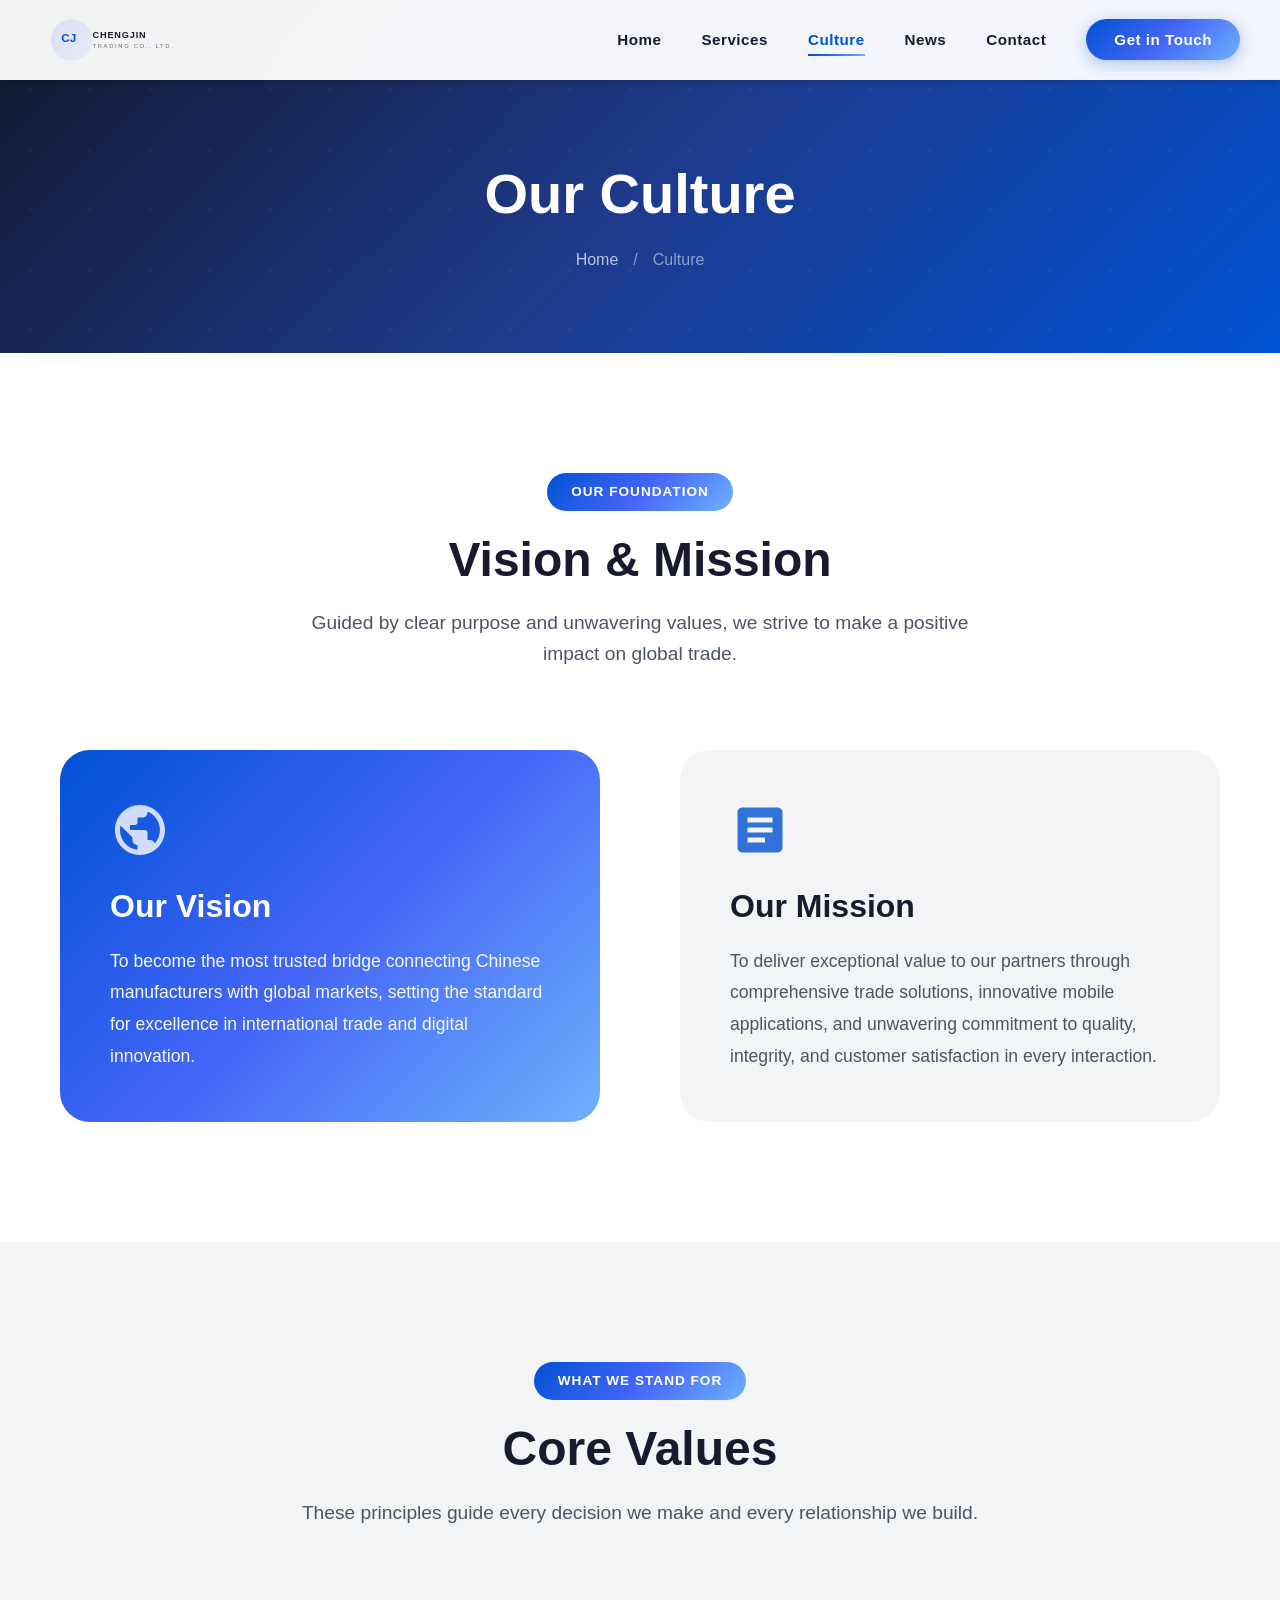
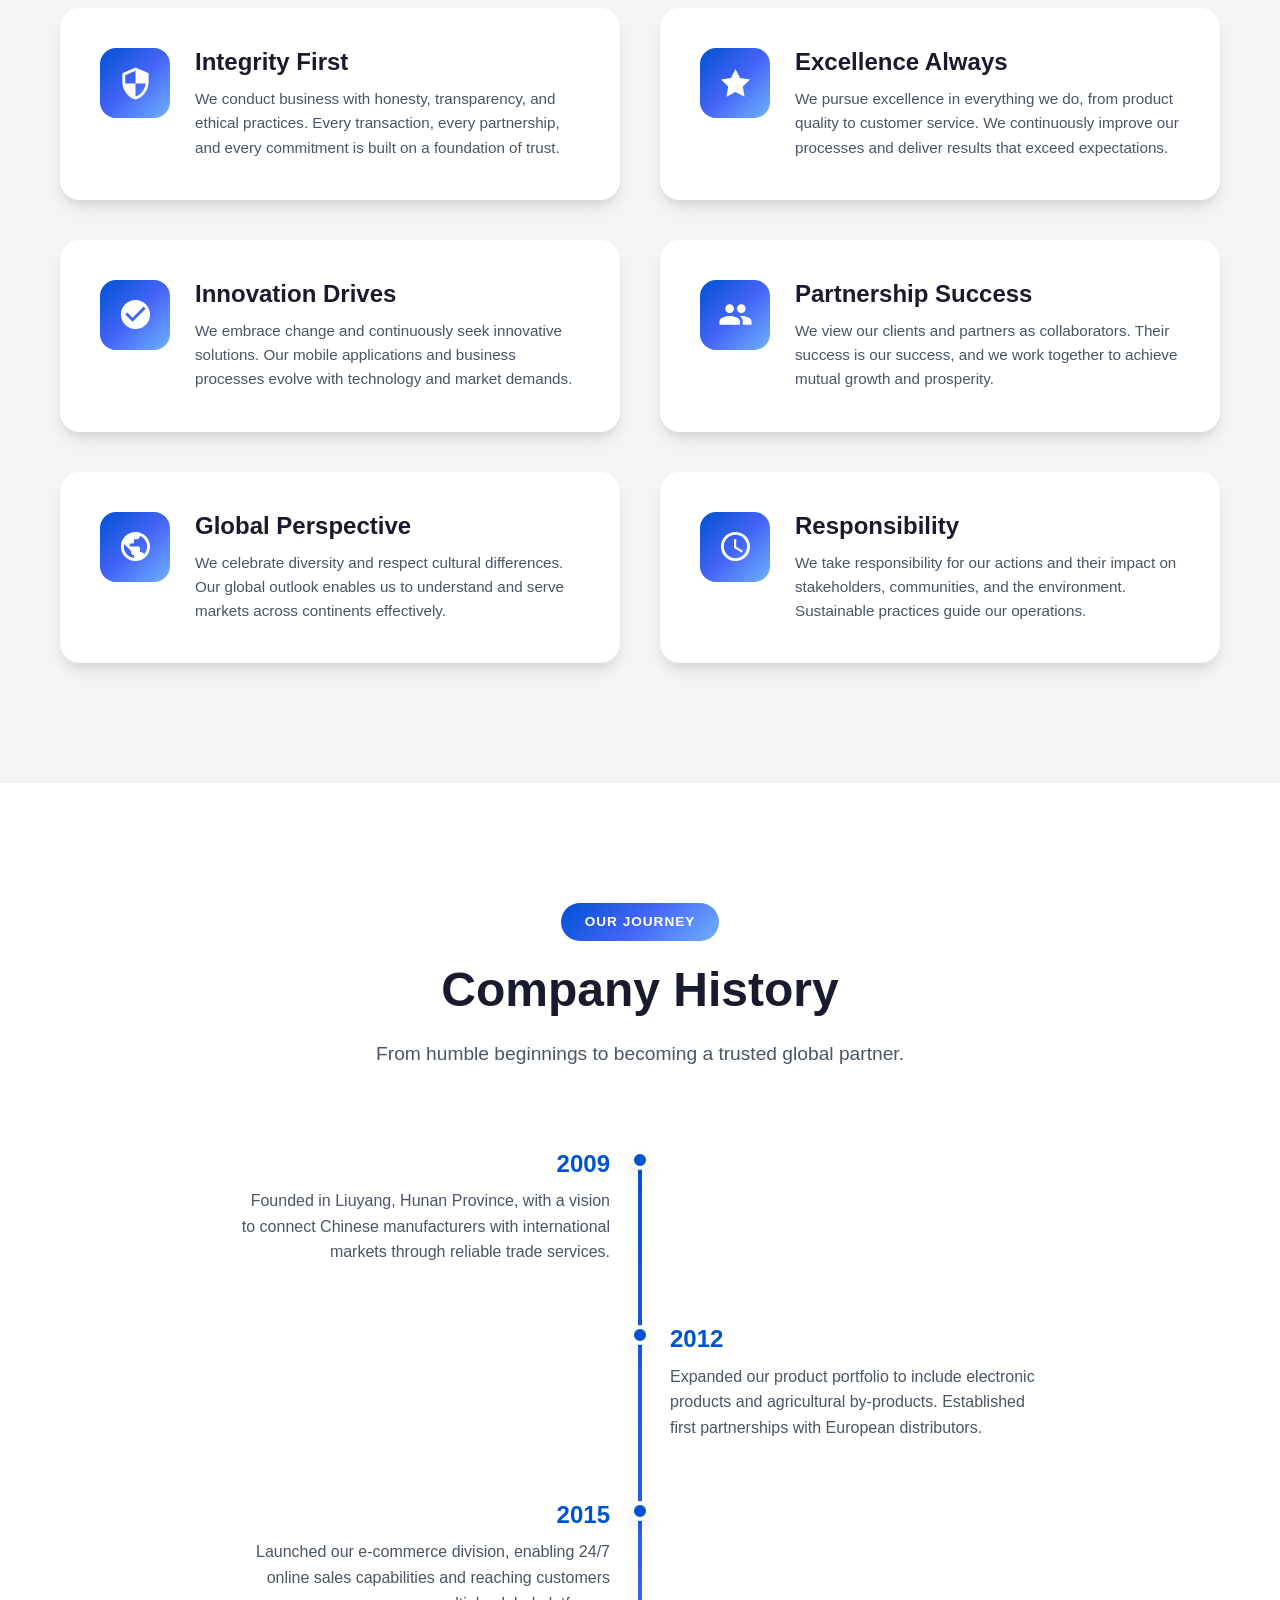
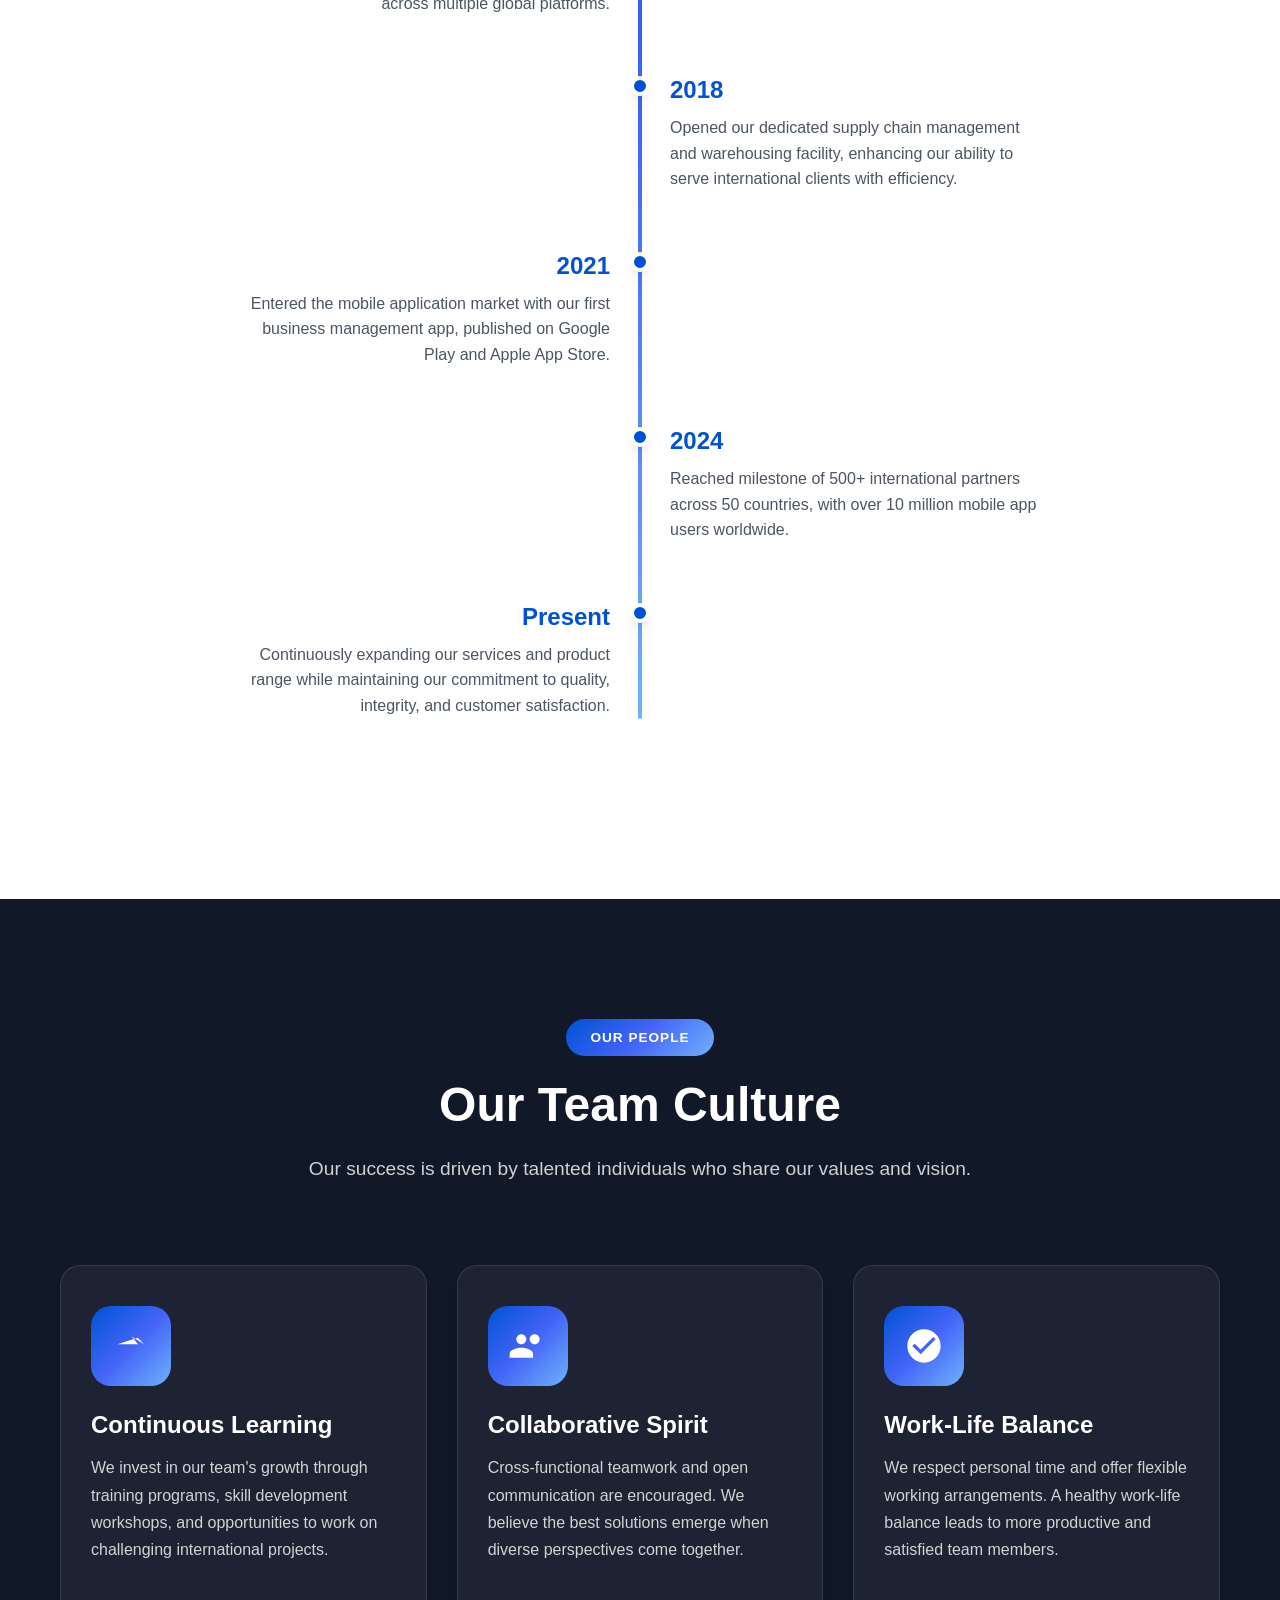
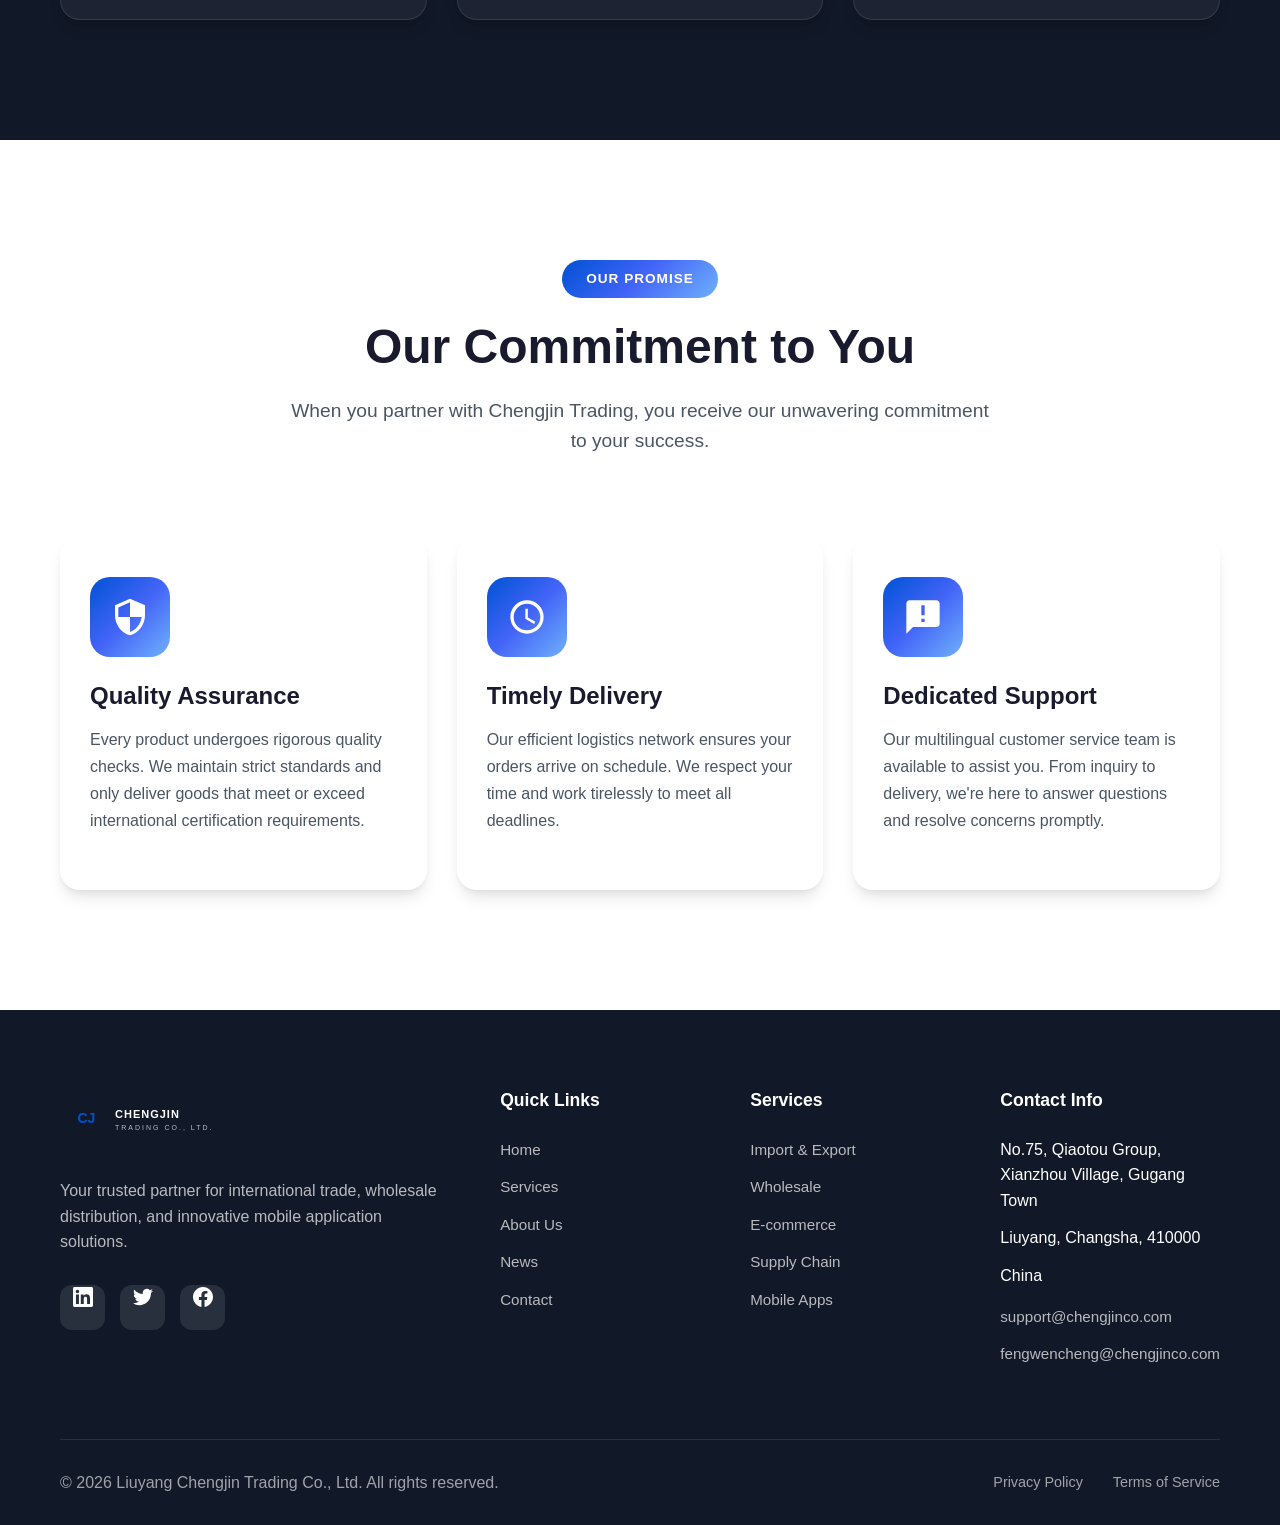
<file: culture.html>
<!DOCTYPE html>
<html lang="en">
<head>
    <meta charset="UTF-8">
    <meta name="viewport" content="width=device-width, initial-scale=1.0">
    <meta name="description" content="Liuyang Chengjin Trading Co., Ltd. Company Culture - Our vision, mission, core values, and commitment to excellence in global trade and mobile app development.">
    <meta name="keywords" content="company culture, vision, mission, values, corporate culture, global trade, international business">
    <meta name="author" content="Liuyang Chengjin Trading Co., Ltd.">
    <meta name="robots" content="index, follow">
    
    <meta property="og:type" content="website">
    <meta property="og:url" content="https://chengjinco.com/culture.html">
    <meta property="og:title" content="Company Culture - Chengjin Trading Co., Ltd.">
    <meta property="og:description" content="Discover our commitment to excellence, innovation, and global partnership.">
    
    <link rel="canonical" href="https://chengjinco.com/culture.html">
    <title>Company Culture - Chengjin Trading Co., Ltd.</title>
    
    <link rel="icon" type="image/svg+xml" href="images/logo.svg">
    <link rel="stylesheet" href="css/style.css">
</head>
<body>
    <!-- Navigation -->
    <nav class="navbar" role="navigation" aria-label="Main navigation">
        <div class="nav-container">
            <a href="index.html" class="nav-logo" aria-label="Chengjin Trading Home">
                <svg viewBox="0 0 400 120" width="180" height="50">
                    <defs>
                        <linearGradient id="navLogoGradient" x1="0%" y1="0%" x2="100%" y2="100%">
                            <stop offset="0%" style="stop-color:#0052D4"/>
                            <stop offset="50%" style="stop-color:#4364F7"/>
                            <stop offset="100%" style="stop-color:#6FB1FC"/>
                        </linearGradient>
                    </defs>
                    <circle cx="60" cy="60" r="50" fill="url(#navLogoGradient)" opacity="0.1"/>
                    <text x="35" y="65" font-family="Arial, sans-serif" font-size="28" font-weight="bold" fill="#0052D4">CJ</text>
                    <text x="110" y="55" font-family="Arial, sans-serif" font-size="22" font-weight="bold" fill="#1a1a2e" letter-spacing="2">CHENGJIN</text>
                    <text x="110" y="80" font-family="Arial, sans-serif" font-size="14" fill="#666" letter-spacing="4">TRADING CO., LTD.</text>
                    <line x1="110" y1="90" x2="280" y2="90" stroke="url(#navLogoGradient)" stroke-width="2"/>
                </svg>
            </a>
            
            <ul class="nav-menu">
                <li><a href="index.html" class="nav-link">Home</a></li>
                <li><a href="services.html" class="nav-link">Services</a></li>
                <li><a href="culture.html" class="nav-link active">Culture</a></li>
                <li><a href="news.html" class="nav-link">News</a></li>
                <li><a href="contact.html" class="nav-link">Contact</a></li>
                <li><a href="contact.html" class="nav-link nav-cta">Get in Touch</a></li>
            </ul>
            
            <div class="menu-toggle" aria-label="Toggle menu" role="button" tabindex="0">
                <span></span>
                <span></span>
                <span></span>
            </div>
        </div>
    </nav>
    
    <!-- Mobile Menu -->
    <div class="mobile-menu">
        <ul>
            <li><a href="index.html">Home</a></li>
            <li><a href="services.html">Services</a></li>
            <li><a href="culture.html">Culture</a></li>
            <li><a href="news.html">News</a></li>
            <li><a href="contact.html">Contact</a></li>
        </ul>
    </div>

    <!-- Page Header -->
    <header class="page-header">
        <div class="container">
            <h1>Our Culture</h1>
            <div class="breadcrumb">
                <a href="index.html">Home</a>
                <span>/</span>
                <span>Culture</span>
            </div>
        </div>
    </header>

    <!-- Vision & Mission -->
    <section class="section" aria-labelledby="vision-mission">
        <div class="container">
            <div class="section-header fade-in">
                <span class="section-label">Our Foundation</span>
                <h2 id="vision-mission" class="section-title">Vision & Mission</h2>
                <p class="section-subtitle">Guided by clear purpose and unwavering values, we strive to make a positive impact on global trade.</p>
            </div>
            
            <div class="about-grid">
                <div class="fade-in slide-in-left">
                    <div style="background: var(--gradient-primary); padding: 50px; border-radius: 30px; color: white; height: 100%;">
                        <svg viewBox="0 0 24 24" fill="currentColor" width="60" height="60" style="margin-bottom: 20px; opacity: 0.8;">
                            <path d="M12 2C6.48 2 2 6.48 2 12s4.48 10 10 10 10-4.48 10-10S17.52 2 12 2zm-1 17.93c-3.95-.49-7-3.85-7-7.93 0-.62.08-1.21.21-1.79L9 15v1c0 1.1.9 2 2 2v1.93zm6.9-2.54c-.26-.81-1-1.39-1.9-1.39h-1v-3c0-.55-.45-1-1-1H8v-2h2c.55 0 1-.45 1-1V7h2c1.1 0 2-.9 2-2v-.41c2.93 1.19 5 4.06 5 7.41 0 2.08-.8 3.97-2.1 5.39z"/>
                        </svg>
                        <h3 style="color: white; font-size: 2rem; margin-bottom: 20px;">Our Vision</h3>
                        <p style="color: rgba(255,255,255,0.95); font-size: 1.1rem; line-height: 1.8; margin: 0;">
                            To become the most trusted bridge connecting Chinese manufacturers with global markets, setting the standard for excellence in international trade and digital innovation.
                        </p>
                    </div>
                </div>
                
                <div class="fade-in slide-in-right">
                    <div style="background: var(--bg-light); padding: 50px; border-radius: 30px; height: 100%;">
                        <svg viewBox="0 0 24 24" fill="var(--primary-color)" width="60" height="60" style="margin-bottom: 20px; opacity: 0.8;">
                            <path d="M19 3H5c-1.1 0-2 .9-2 2v14c0 1.1.9 2 2 2h14c1.1 0 2-.9 2-2V5c0-1.1-.9-2-2-2zm-5 14H7v-2h7v2zm3-4H7v-2h10v2zm0-4H7V7h10v2z"/>
                        </svg>
                        <h3 style="font-size: 2rem; margin-bottom: 20px;">Our Mission</h3>
                        <p style="color: var(--text-secondary); font-size: 1.1rem; line-height: 1.8; margin: 0;">
                            To deliver exceptional value to our partners through comprehensive trade solutions, innovative mobile applications, and unwavering commitment to quality, integrity, and customer satisfaction in every interaction.
                        </p>
                    </div>
                </div>
            </div>
        </div>
    </section>

    <!-- Core Values -->
    <section class="section section-light" aria-labelledby="values">
        <div class="container">
            <div class="section-header fade-in">
                <span class="section-label">What We Stand For</span>
                <h2 id="values" class="section-title">Core Values</h2>
                <p class="section-subtitle">These principles guide every decision we make and every relationship we build.</p>
            </div>
            
            <div class="values-grid" style="grid-template-columns: repeat(2, 1fr);">
                <div class="value-card fade-in">
                    <div class="value-icon">
                        <svg viewBox="0 0 24 24" fill="currentColor">
                            <path d="M12 1L3 5v6c0 5.55 3.84 10.74 9 12 5.16-1.26 9-6.45 9-12V5l-9-4zm0 10.99h7c-.53 4.12-3.28 7.79-7 8.94V12H5V6.3l7-3.11v8.8z"/>
                        </svg>
                    </div>
                    <div>
                        <h4>Integrity First</h4>
                        <p>We conduct business with honesty, transparency, and ethical practices. Every transaction, every partnership, and every commitment is built on a foundation of trust.</p>
                    </div>
                </div>
                
                <div class="value-card fade-in">
                    <div class="value-icon">
                        <svg viewBox="0 0 24 24" fill="currentColor">
                            <path d="M12 2l3.09 6.26L22 9.27l-5 4.87 1.18 6.88L12 17.77l-6.18 3.25L7 14.14 2 9.27l6.91-1.01L12 2z"/>
                        </svg>
                    </div>
                    <div>
                        <h4>Excellence Always</h4>
                        <p>We pursue excellence in everything we do, from product quality to customer service. We continuously improve our processes and deliver results that exceed expectations.</p>
                    </div>
                </div>
                
                <div class="value-card fade-in">
                    <div class="value-icon">
                        <svg viewBox="0 0 24 24" fill="currentColor">
                            <path d="M12 2C6.48 2 2 6.48 2 12s4.48 10 10 10 10-4.48 10-10S17.52 2 12 2zm-2 15l-5-5 1.41-1.41L10 14.17l7.59-7.59L19 8l-9 9z"/>
                        </svg>
                    </div>
                    <div>
                        <h4>Innovation Drives</h4>
                        <p>We embrace change and continuously seek innovative solutions. Our mobile applications and business processes evolve with technology and market demands.</p>
                    </div>
                </div>
                
                <div class="value-card fade-in">
                    <div class="value-icon">
                        <svg viewBox="0 0 24 24" fill="currentColor">
                            <path d="M16 11c1.66 0 2.99-1.34 2.99-3S17.66 5 16 5c-1.66 0-3 1.34-3 3s1.34 3 3 3zm-8 0c1.66 0 2.99-1.34 2.99-3S9.66 5 8 5C6.34 5 5 6.34 5 8s1.34 3 3 3zm0 2c-2.33 0-7 1.17-7 3.5V19h14v-2.5c0-2.33-4.67-3.5-7-3.5zm8 0c-.29 0-.62.02-.97.05 1.16.84 1.97 1.97 1.97 3.45V19h6v-2.5c0-2.33-4.67-3.5-7-3.5z"/>
                        </svg>
                    </div>
                    <div>
                        <h4>Partnership Success</h4>
                        <p>We view our clients and partners as collaborators. Their success is our success, and we work together to achieve mutual growth and prosperity.</p>
                    </div>
                </div>
                
                <div class="value-card fade-in">
                    <div class="value-icon">
                        <svg viewBox="0 0 24 24" fill="currentColor">
                            <path d="M12 2C6.48 2 2 6.48 2 12s4.48 10 10 10 10-4.48 10-10S17.52 2 12 2zm-1 17.93c-3.95-.49-7-3.85-7-7.93 0-.62.08-1.21.21-1.79L9 15v1c0 1.1.9 2 2 2v1.93zm6.9-2.54c-.26-.81-1-1.39-1.9-1.39h-1v-3c0-.55-.45-1-1-1H8v-2h2c.55 0 1-.45 1-1V7h2c1.1 0 2-.9 2-2v-.41c2.93 1.19 5 4.06 5 7.41 0 2.08-.8 3.97-2.1 5.39z"/>
                        </svg>
                    </div>
                    <div>
                        <h4>Global Perspective</h4>
                        <p>We celebrate diversity and respect cultural differences. Our global outlook enables us to understand and serve markets across continents effectively.</p>
                    </div>
                </div>
                
                <div class="value-card fade-in">
                    <div class="value-icon">
                        <svg viewBox="0 0 24 24" fill="currentColor">
                            <path d="M11.99 2C6.47 2 2 6.48 2 12s4.47 10 9.99 10C17.52 22 22 17.52 22 12S17.52 2 11.99 2zM12 20c-4.42 0-8-3.58-8-8s3.58-8 8-8 8 3.58 8 8-3.58 8-8 8zm.5-13H11v6l5.25 3.15.75-1.23-4.5-2.67z"/>
                        </svg>
                    </div>
                    <div>
                        <h4>Responsibility</h4>
                        <p>We take responsibility for our actions and their impact on stakeholders, communities, and the environment. Sustainable practices guide our operations.</p>
                    </div>
                </div>
            </div>
        </div>
    </section>

    <!-- Timeline -->
    <section class="section" aria-labelledby="timeline">
        <div class="container">
            <div class="section-header fade-in">
                <span class="section-label">Our Journey</span>
                <h2 id="timeline" class="section-title">Company History</h2>
                <p class="section-subtitle">From humble beginnings to becoming a trusted global partner.</p>
            </div>
            
            <div class="timeline">
                <div class="timeline-item fade-in">
                    <div class="timeline-dot"></div>
                    <div class="timeline-content">
                        <h4>2009</h4>
                        <p>Founded in Liuyang, Hunan Province, with a vision to connect Chinese manufacturers with international markets through reliable trade services.</p>
                    </div>
                </div>
                
                <div class="timeline-item fade-in">
                    <div class="timeline-dot"></div>
                    <div class="timeline-content">
                        <h4>2012</h4>
                        <p>Expanded our product portfolio to include electronic products and agricultural by-products. Established first partnerships with European distributors.</p>
                    </div>
                </div>
                
                <div class="timeline-item fade-in">
                    <div class="timeline-dot"></div>
                    <div class="timeline-content">
                        <h4>2015</h4>
                        <p>Launched our e-commerce division, enabling 24/7 online sales capabilities and reaching customers across multiple global platforms.</p>
                    </div>
                </div>
                
                <div class="timeline-item fade-in">
                    <div class="timeline-dot"></div>
                    <div class="timeline-content">
                        <h4>2018</h4>
                        <p>Opened our dedicated supply chain management and warehousing facility, enhancing our ability to serve international clients with efficiency.</p>
                    </div>
                </div>
                
                <div class="timeline-item fade-in">
                    <div class="timeline-dot"></div>
                    <div class="timeline-content">
                        <h4>2021</h4>
                        <p>Entered the mobile application market with our first business management app, published on Google Play and Apple App Store.</p>
                    </div>
                </div>
                
                <div class="timeline-item fade-in">
                    <div class="timeline-dot"></div>
                    <div class="timeline-content">
                        <h4>2024</h4>
                        <p>Reached milestone of 500+ international partners across 50 countries, with over 10 million mobile app users worldwide.</p>
                    </div>
                </div>
                
                <div class="timeline-item fade-in">
                    <div class="timeline-dot"></div>
                    <div class="timeline-content">
                        <h4>Present</h4>
                        <p>Continuously expanding our services and product range while maintaining our commitment to quality, integrity, and customer satisfaction.</p>
                    </div>
                </div>
            </div>
        </div>
    </section>

    <!-- Team Culture -->
    <section class="section section-dark" aria-labelledby="team">
        <div class="container">
            <div class="section-header fade-in">
                <span class="section-label">Our People</span>
                <h2 id="team" class="section-title" style="color: white;">Our Team Culture</h2>
                <p class="section-subtitle" style="color: rgba(255,255,255,0.8);">Our success is driven by talented individuals who share our values and vision.</p>
            </div>
            
            <div class="services-grid">
                <div class="service-card fade-in" style="background: rgba(255,255,255,0.05); border: 1px solid rgba(255,255,255,0.1);">
                    <div class="service-icon" style="background: var(--gradient-primary);">
                        <svg viewBox="0 0 24 24" fill="currentColor">
                            <path d="M12 6l1.41 1.41L16.17 11 4 11l12-4 1.41 1.41L19.83 11z"/>
                        </svg>
                    </div>
                    <h3 style="color: white;">Continuous Learning</h3>
                    <p style="color: rgba(255,255,255,0.8);">We invest in our team's growth through training programs, skill development workshops, and opportunities to work on challenging international projects.</p>
                </div>
                
                <div class="service-card fade-in" style="background: rgba(255,255,255,0.05); border: 1px solid rgba(255,255,255,0.1);">
                    <div class="service-icon" style="background: var(--gradient-primary);">
                        <svg viewBox="0 0 24 24" fill="currentColor">
                            <path d="M16 11c1.66 0 2.99-1.34 2.99-3S17.66 5 16 5c-1.66 0-3 1.34-3 3s1.34 3 3 3zm-8 0c1.66 0 2.99-1.34 2.99-3S9.66 5 8 5C6.34 5 5 6.34 5 8s1.34 3 3 3zm0 2c-2.33 0-7 1.17-7 3.5V19h14v-2.5c0-2.33-4.67-3.5-7-3.5z"/>
                        </svg>
                    </div>
                    <h3 style="color: white;">Collaborative Spirit</h3>
                    <p style="color: rgba(255,255,255,0.8);">Cross-functional teamwork and open communication are encouraged. We believe the best solutions emerge when diverse perspectives come together.</p>
                </div>
                
                <div class="service-card fade-in" style="background: rgba(255,255,255,0.05); border: 1px solid rgba(255,255,255,0.1);">
                    <div class="service-icon" style="background: var(--gradient-primary);">
                        <svg viewBox="0 0 24 24" fill="currentColor">
                            <path d="M12 2C6.48 2 2 6.48 2 12s4.48 10 10 10 10-4.48 10-10S17.52 2 12 2zm-2 15l-5-5 1.41-1.41L10 14.17l7.59-7.59L19 8l-9 9z"/>
                        </svg>
                    </div>
                    <h3 style="color: white;">Work-Life Balance</h3>
                    <p style="color: rgba(255,255,255,0.8);">We respect personal time and offer flexible working arrangements. A healthy work-life balance leads to more productive and satisfied team members.</p>
                </div>
            </div>
        </div>
    </section>

    <!-- Commitment Section -->
    <section class="section" aria-labelledby="commitment">
        <div class="container">
            <div class="section-header fade-in">
                <span class="section-label">Our Promise</span>
                <h2 id="commitment" class="section-title">Our Commitment to You</h2>
                <p class="section-subtitle">When you partner with Chengjin Trading, you receive our unwavering commitment to your success.</p>
            </div>
            
            <div class="services-grid">
                <div class="service-card fade-in">
                    <div class="service-icon">
                        <svg viewBox="0 0 24 24" fill="currentColor">
                            <path d="M12 1L3 5v6c0 5.55 3.84 10.74 9 12 5.16-1.26 9-6.45 9-12V5l-9-4zm0 10.99h7c-.53 4.12-3.28 7.79-7 8.94V12H5V6.3l7-3.11v8.8z"/>
                        </svg>
                    </div>
                    <h3>Quality Assurance</h3>
                    <p>Every product undergoes rigorous quality checks. We maintain strict standards and only deliver goods that meet or exceed international certification requirements.</p>
                </div>
                
                <div class="service-card fade-in">
                    <div class="service-icon">
                        <svg viewBox="0 0 24 24" fill="currentColor">
                            <path d="M11.99 2C6.47 2 2 6.48 2 12s4.47 10 9.99 10C17.52 22 22 17.52 22 12S17.52 2 11.99 2zM12 20c-4.42 0-8-3.58-8-8s3.58-8 8-8 8 3.58 8 8-3.58 8-8 8zm.5-13H11v6l5.25 3.15.75-1.23-4.5-2.67z"/>
                        </svg>
                    </div>
                    <h3>Timely Delivery</h3>
                    <p>Our efficient logistics network ensures your orders arrive on schedule. We respect your time and work tirelessly to meet all deadlines.</p>
                </div>
                
                <div class="service-card fade-in">
                    <div class="service-icon">
                        <svg viewBox="0 0 24 24" fill="currentColor">
                            <path d="M20 2H4c-1.1 0-1.99.9-1.99 2L2 22l4-4h14c1.1 0 2-.9 2-2V4c0-1.1-.9-2-2-2zm-7 9h-2V5h2v6zm0 4h-2v-2h2v2z"/>
                        </svg>
                    </div>
                    <h3>Dedicated Support</h3>
                    <p>Our multilingual customer service team is available to assist you. From inquiry to delivery, we're here to answer questions and resolve concerns promptly.</p>
                </div>
            </div>
        </div>
    </section>

    <!-- Footer -->
    <footer class="footer" role="contentinfo">
        <div class="container">
            <div class="footer-grid">
                <div class="footer-brand">
                    <svg viewBox="0 0 400 120" width="200">
                        <defs>
                            <linearGradient id="footerLogoGradient" x1="0%" y1="0%" x2="100%" y2="100%">
                                <stop offset="0%" style="stop-color:#0052D4"/>
                                <stop offset="50%" style="stop-color:#4364F7"/>
                                <stop offset="100%" style="stop-color:#6FB1FC"/>
                            </linearGradient>
                        </defs>
                        <text x="35" y="65" font-family="Arial, sans-serif" font-size="28" font-weight="bold" fill="#0052D4">CJ</text>
                        <text x="110" y="55" font-family="Arial, sans-serif" font-size="22" font-weight="bold" fill="white" letter-spacing="2">CHENGJIN</text>
                        <text x="110" y="80" font-family="Arial, sans-serif" font-size="14" fill="rgba(255,255,255,0.7)" letter-spacing="4">TRADING CO., LTD.</text>
                        <line x1="110" y1="90" x2="280" y2="90" stroke="url(#footerLogoGradient)" stroke-width="2"/>
                    </svg>
                    <p>Your trusted partner for international trade, wholesale distribution, and innovative mobile application solutions.</p>
                    <div class="footer-social">
                        <a href="#" aria-label="LinkedIn"><svg viewBox="0 0 24 24" fill="currentColor"><path d="M20.447 20.452h-3.554v-5.569c0-1.328-.027-3.037-1.852-3.037-1.853 0-2.136 1.445-2.136 2.939v5.667H9.351V9h3.414v1.561h.046c.477-.9 1.637-1.85 3.37-1.85 3.601 0 4.267 2.37 4.267 5.455v6.286zM5.337 7.433c-1.144 0-2.063-.926-2.063-2.065 0-1.138.92-2.063 2.063-2.063 1.14 0 2.064.925 2.064 2.063 0 1.139-.925 2.065-2.064 2.065zm1.782 13.019H3.555V9h3.564v11.452zM22.225 0H1.771C.792 0 0 .774 0 1.729v20.542C0 23.227.792 24 1.771 24h20.451C23.2 24 24 23.227 24 22.271V1.729C24 .774 23.2 0 22.222 0h.003z"/></svg></a>
                        <a href="#" aria-label="Twitter"><svg viewBox="0 0 24 24" fill="currentColor"><path d="M23.953 4.57a10 10 0 01-2.825.775 4.958 4.958 0 002.163-2.723c-.951.555-2.005.959-3.127 1.184a4.92 4.92 0 00-8.384 4.482C7.69 8.095 4.067 6.13 1.64 3.162a4.822 4.822 0 00-.666 2.475c0 1.71.87 3.213 2.188 4.096a4.904 4.904 0 01-2.228-.616v.06a4.923 4.923 0 003.946 4.827 4.996 4.996 0 01-2.212.085 4.936 4.936 0 004.604 3.417 9.867 9.867 0 01-6.102 2.105c-.39 0-.779-.023-1.17-.067a13.995 13.995 0 007.557 2.209c9.053 0 13.998-7.496 13.998-13.985 0-.21 0-.42-.015-.63A9.935 9.935 0 0024 4.59z"/></svg></a>
                        <a href="#" aria-label="Facebook"><svg viewBox="0 0 24 24" fill="currentColor"><path d="M24 12.073c0-6.627-5.373-12-12-12s-12 5.373-12 12c0 5.99 4.388 10.954 10.125 11.854v-8.385H7.078v-3.47h3.047V9.43c0-3.007 1.792-4.669 4.533-4.669 1.312 0 2.686.235 2.686.235v2.953H15.83c-1.491 0-1.956.925-1.956 1.874v2.25h3.328l-.532 3.47h-2.796v8.385C19.612 23.027 24 18.062 24 12.073z"/></svg></a>
                    </div>
                </div>
                
                <div class="footer-column">
                    <h4>Quick Links</h4>
                    <ul class="footer-links">
                        <li><a href="index.html">Home</a></li>
                        <li><a href="services.html">Services</a></li>
                        <li><a href="culture.html">About Us</a></li>
                        <li><a href="news.html">News</a></li>
                        <li><a href="contact.html">Contact</a></li>
                    </ul>
                </div>
                
                <div class="footer-column">
                    <h4>Services</h4>
                    <ul class="footer-links">
                        <li><a href="services.html">Import & Export</a></li>
                        <li><a href="services.html">Wholesale</a></li>
                        <li><a href="services.html">E-commerce</a></li>
                        <li><a href="services.html">Supply Chain</a></li>
                        <li><a href="services.html">Mobile Apps</a></li>
                    </ul>
                </div>
                
                <div class="footer-column">
                    <h4>Contact Info</h4>
                    <ul class="footer-links">
                        <li>No.75, Qiaotou Group, Xianzhou Village, Gugang Town</li>
                        <li>Liuyang, Changsha, 410000</li>
                        <li>China</li>
                        <li style="margin-top: 15px;"><a href="mailto:support@chengjinco.com">support@chengjinco.com</a></li>
                        <li><a href="mailto:fengwencheng@chengjinco.com">fengwencheng@chengjinco.com</a></li>
                    </ul>
                </div>
            </div>
            
            <div class="footer-bottom">
                <p>&copy; 2026 Liuyang Chengjin Trading Co., Ltd. All rights reserved.</p>
                <div class="footer-legal">
                    <a href="privacy.html">Privacy Policy</a>
                    <a href="terms.html">Terms of Service</a>
                </div>
            </div>
        </div>
    </footer>

    <script src="js/main.js"></script>
</body>
</html>
</file>
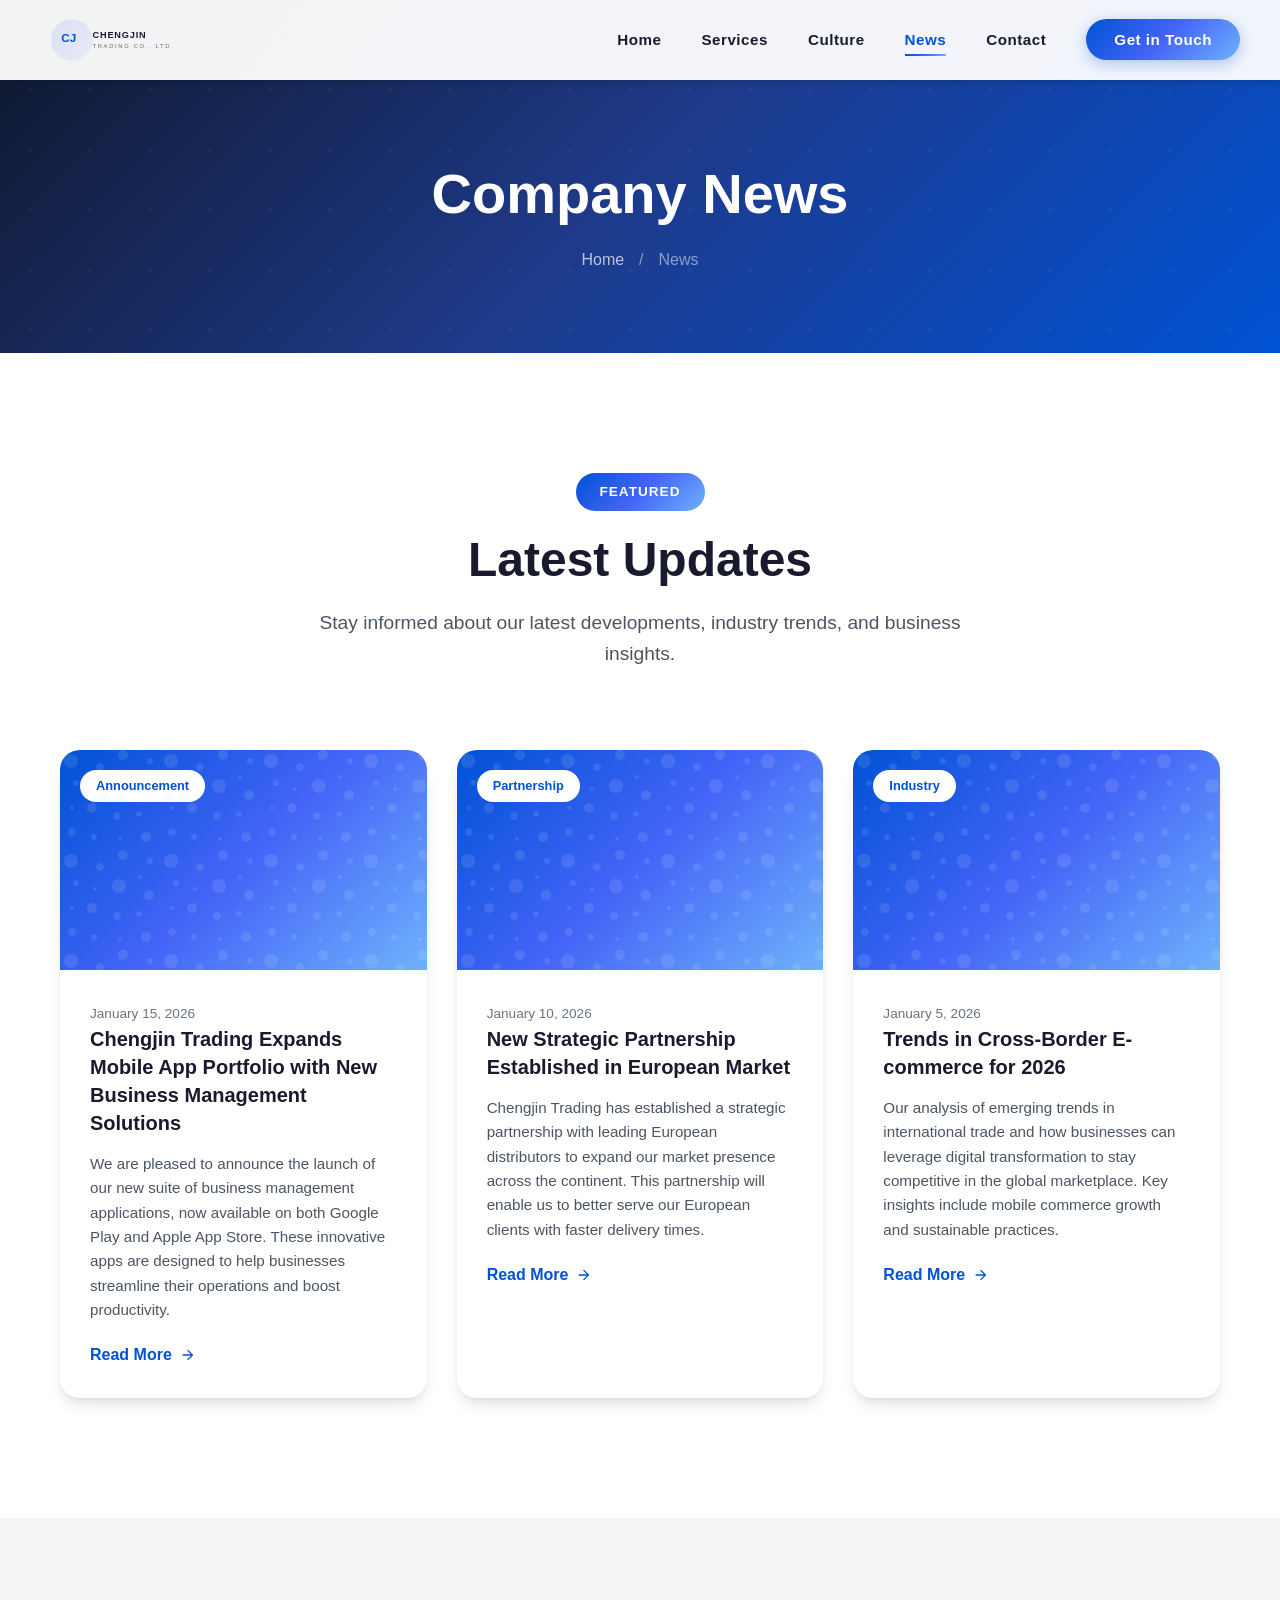
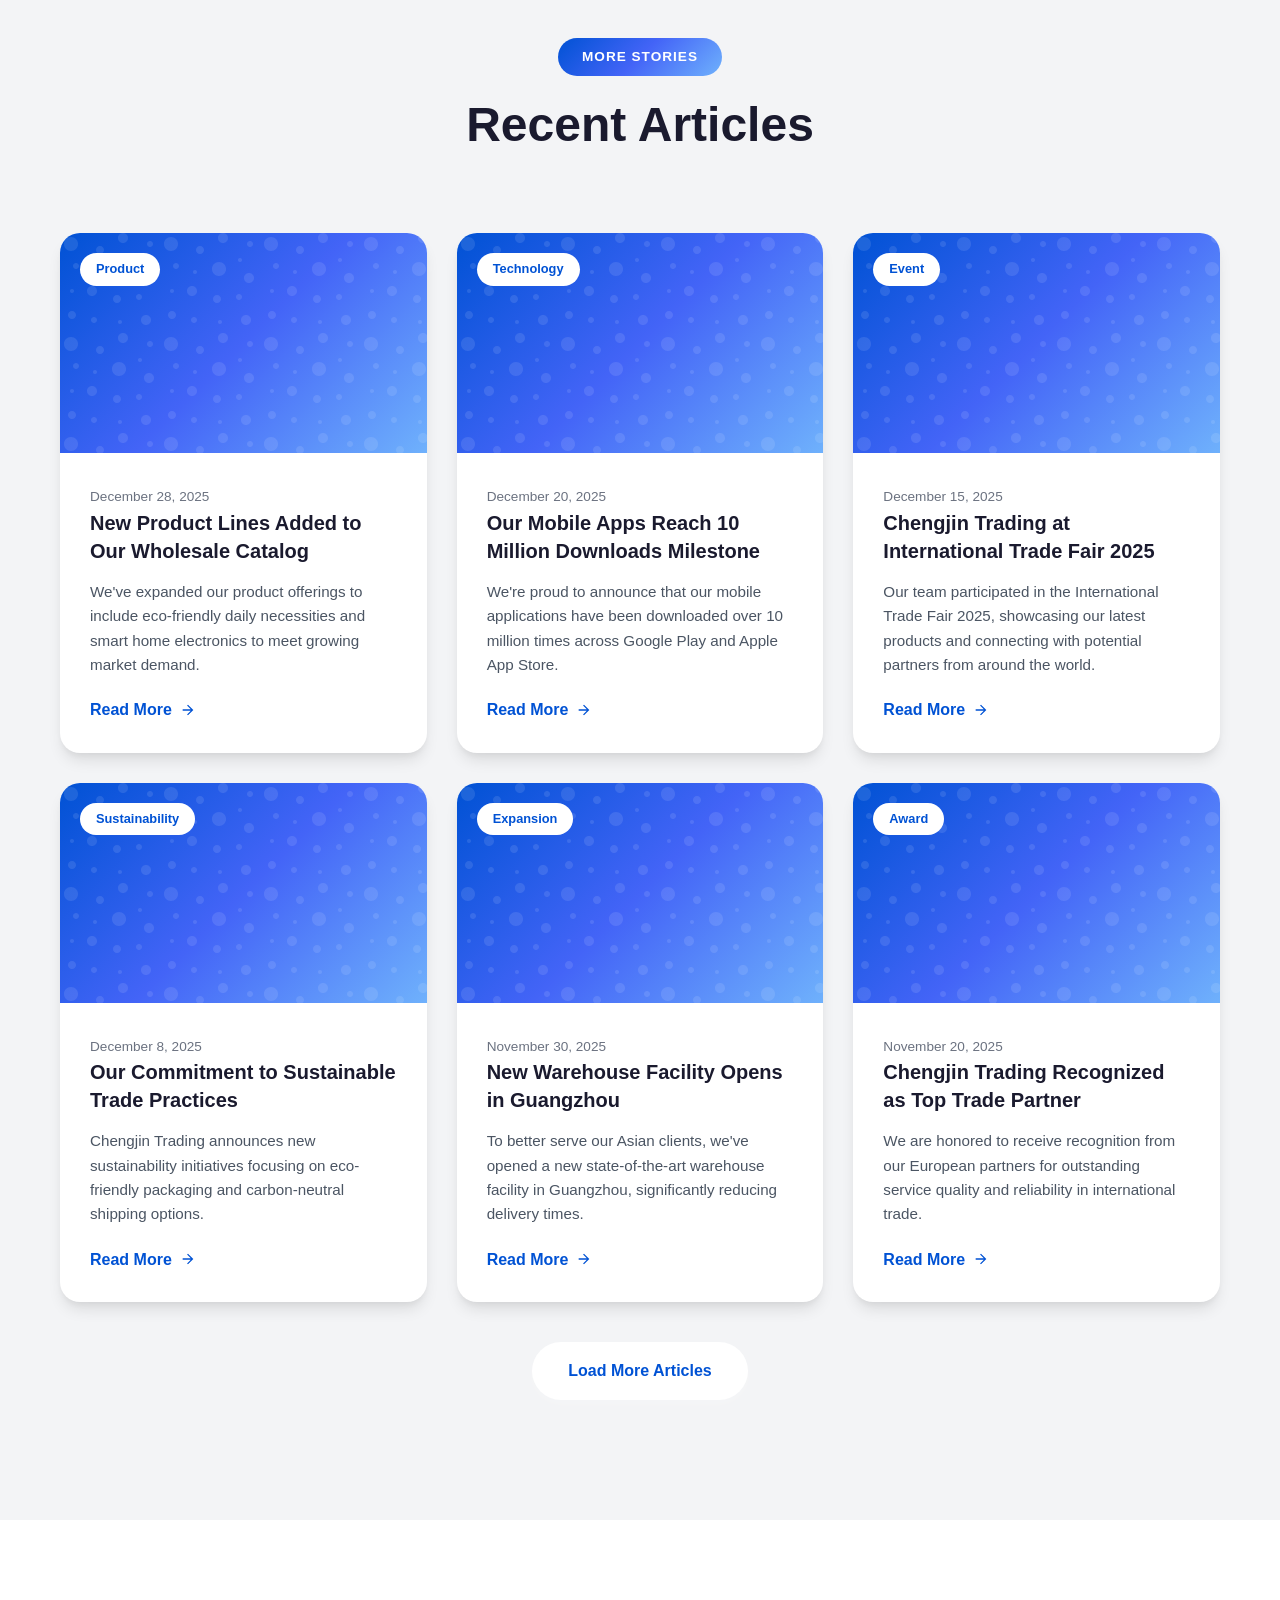
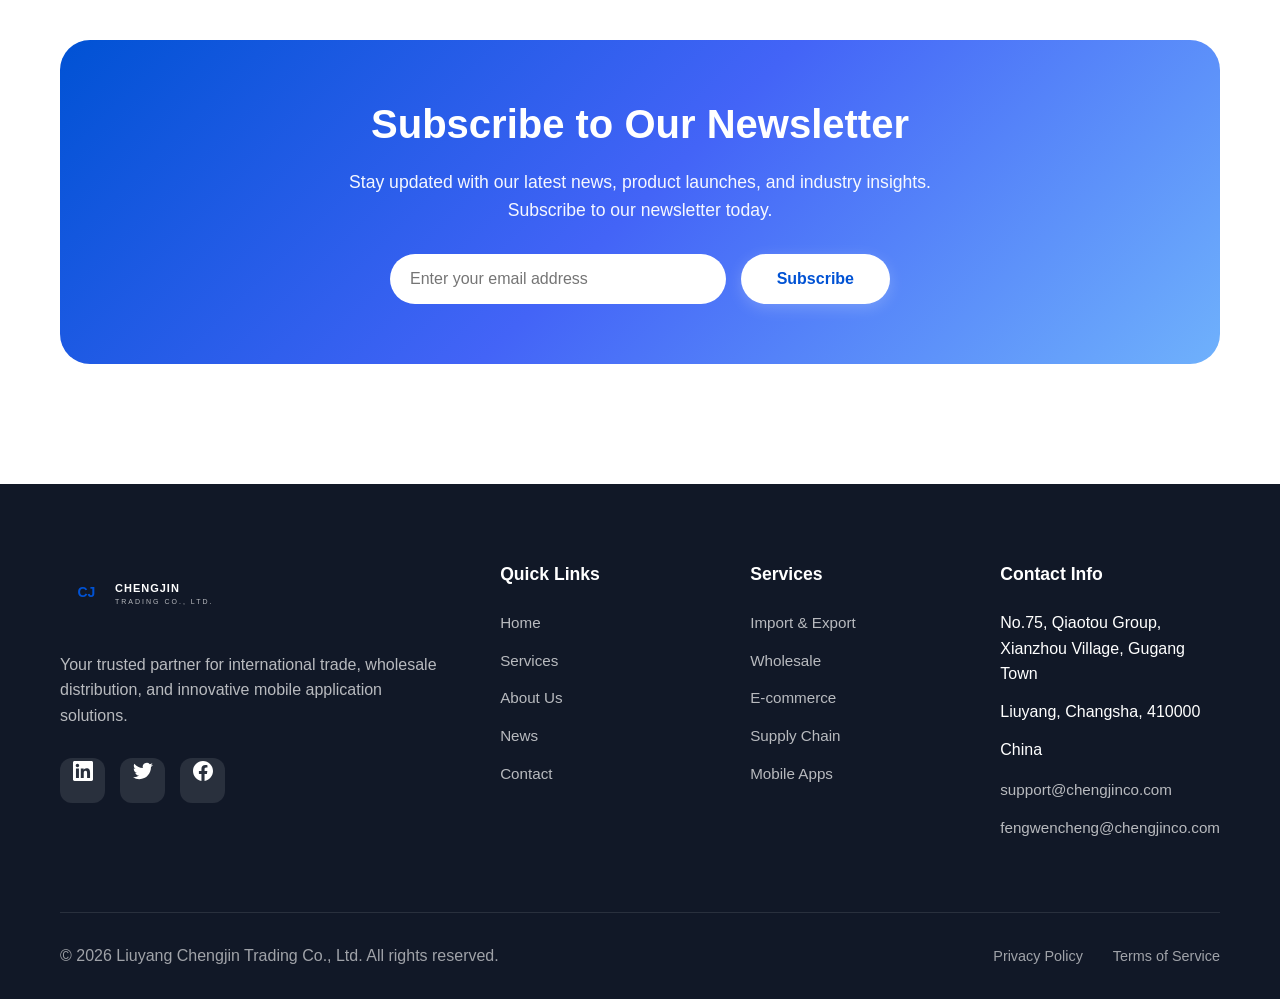
<file: news.html>
<!DOCTYPE html>
<html lang="en">
<head>
    <meta charset="UTF-8">
    <meta name="viewport" content="width=device-width, initial-scale=1.0">
    <meta name="description" content="Chengjin Trading News - Latest updates, company announcements, industry insights, and strategic partnerships from Liuyang Chengjin Trading Co., Ltd.">
    <meta name="keywords" content="company news, industry updates, trade news, business insights, Chengjin Trading announcements">
    <meta name="author" content="Liuyang Chengjin Trading Co., Ltd.">
    <meta name="robots" content="index, follow">
    
    <meta property="og:type" content="website">
    <meta property="og:url" content="https://chengjinco.com/news.html">
    <meta property="og:title" content="Company News - Chengjin Trading Co., Ltd.">
    <meta property="og:description" content="Stay informed about our latest developments, industry trends, and business insights.">
    
    <link rel="canonical" href="https://chengjinco.com/news.html">
    <title>Company News - Chengjin Trading Co., Ltd.</title>
    
    <link rel="icon" type="image/svg+xml" href="images/logo.svg">
    <link rel="stylesheet" href="css/style.css">
</head>
<body>
    <!-- Navigation -->
    <nav class="navbar" role="navigation" aria-label="Main navigation">
        <div class="nav-container">
            <a href="index.html" class="nav-logo" aria-label="Chengjin Trading Home">
                <svg viewBox="0 0 400 120" width="180" height="50">
                    <defs>
                        <linearGradient id="navLogoGradient" x1="0%" y1="0%" x2="100%" y2="100%">
                            <stop offset="0%" style="stop-color:#0052D4"/>
                            <stop offset="50%" style="stop-color:#4364F7"/>
                            <stop offset="100%" style="stop-color:#6FB1FC"/>
                        </linearGradient>
                    </defs>
                    <circle cx="60" cy="60" r="50" fill="url(#navLogoGradient)" opacity="0.1"/>
                    <text x="35" y="65" font-family="Arial, sans-serif" font-size="28" font-weight="bold" fill="#0052D4">CJ</text>
                    <text x="110" y="55" font-family="Arial, sans-serif" font-size="22" font-weight="bold" fill="#1a1a2e" letter-spacing="2">CHENGJIN</text>
                    <text x="110" y="80" font-family="Arial, sans-serif" font-size="14" fill="#666" letter-spacing="4">TRADING CO., LTD.</text>
                    <line x1="110" y1="90" x2="280" y2="90" stroke="url(#navLogoGradient)" stroke-width="2"/>
                </svg>
            </a>
            
            <ul class="nav-menu">
                <li><a href="index.html" class="nav-link">Home</a></li>
                <li><a href="services.html" class="nav-link">Services</a></li>
                <li><a href="culture.html" class="nav-link">Culture</a></li>
                <li><a href="news.html" class="nav-link active">News</a></li>
                <li><a href="contact.html" class="nav-link">Contact</a></li>
                <li><a href="contact.html" class="nav-link nav-cta">Get in Touch</a></li>
            </ul>
            
            <div class="menu-toggle" aria-label="Toggle menu" role="button" tabindex="0">
                <span></span>
                <span></span>
                <span></span>
            </div>
        </div>
    </nav>
    
    <!-- Mobile Menu -->
    <div class="mobile-menu">
        <ul>
            <li><a href="index.html">Home</a></li>
            <li><a href="services.html">Services</a></li>
            <li><a href="culture.html">Culture</a></li>
            <li><a href="news.html">News</a></li>
            <li><a href="contact.html">Contact</a></li>
        </ul>
    </div>

    <!-- Page Header -->
    <header class="page-header">
        <div class="container">
            <h1>Company News</h1>
            <div class="breadcrumb">
                <a href="index.html">Home</a>
                <span>/</span>
                <span>News</span>
            </div>
        </div>
    </header>

    <!-- Featured News -->
    <section class="section" aria-labelledby="featured-news">
        <div class="container">
            <div class="section-header fade-in">
                <span class="section-label">Featured</span>
                <h2 id="featured-news" class="section-title">Latest Updates</h2>
                <p class="section-subtitle">Stay informed about our latest developments, industry trends, and business insights.</p>
            </div>
            
            <div class="news-grid">
                <article class="news-card fade-in">
                    <div class="news-image">
                        <span class="news-category">Announcement</span>
                    </div>
                    <div class="news-content">
                        <span class="news-date">January 15, 2026</span>
                        <h3 class="news-title">Chengjin Trading Expands Mobile App Portfolio with New Business Management Solutions</h3>
                        <p class="news-excerpt">We are pleased to announce the launch of our new suite of business management applications, now available on both Google Play and Apple App Store. These innovative apps are designed to help businesses streamline their operations and boost productivity.</p>
                        <a href="#" class="news-link">
                            Read More
                            <svg viewBox="0 0 24 24" fill="currentColor">
                                <path d="M12 4l-1.41 1.41L16.17 11H4v2h12.17l-5.58 5.59L12 20l8-8z"/>
                            </svg>
                        </a>
                    </div>
                </article>
                
                <article class="news-card fade-in">
                    <div class="news-image">
                        <span class="news-category">Partnership</span>
                    </div>
                    <div class="news-content">
                        <span class="news-date">January 10, 2026</span>
                        <h3 class="news-title">New Strategic Partnership Established in European Market</h3>
                        <p class="news-excerpt">Chengjin Trading has established a strategic partnership with leading European distributors to expand our market presence across the continent. This partnership will enable us to better serve our European clients with faster delivery times.</p>
                        <a href="#" class="news-link">
                            Read More
                            <svg viewBox="0 0 24 24" fill="currentColor">
                                <path d="M12 4l-1.41 1.41L16.17 11H4v2h12.17l-5.58 5.59L12 20l8-8z"/>
                            </svg>
                        </a>
                    </div>
                </article>
                
                <article class="news-card fade-in">
                    <div class="news-image">
                        <span class="news-category">Industry</span>
                    </div>
                    <div class="news-content">
                        <span class="news-date">January 5, 2026</span>
                        <h3 class="news-title">Trends in Cross-Border E-commerce for 2026</h3>
                        <p class="news-excerpt">Our analysis of emerging trends in international trade and how businesses can leverage digital transformation to stay competitive in the global marketplace. Key insights include mobile commerce growth and sustainable practices.</p>
                        <a href="#" class="news-link">
                            Read More
                            <svg viewBox="0 0 24 24" fill="currentColor">
                                <path d="M12 4l-1.41 1.41L16.17 11H4v2h12.17l-5.58 5.59L12 20l8-8z"/>
                            </svg>
                        </a>
                    </div>
                </article>
            </div>
        </div>
    </section>

    <!-- More News -->
    <section class="section section-light" aria-labelledby="more-news">
        <div class="container">
            <div class="section-header fade-in">
                <span class="section-label">More Stories</span>
                <h2 id="more-news" class="section-title">Recent Articles</h2>
            </div>
            
            <div class="news-grid">
                <article class="news-card fade-in">
                    <div class="news-image">
                        <span class="news-category">Product</span>
                    </div>
                    <div class="news-content">
                        <span class="news-date">December 28, 2025</span>
                        <h3 class="news-title">New Product Lines Added to Our Wholesale Catalog</h3>
                        <p class="news-excerpt">We've expanded our product offerings to include eco-friendly daily necessities and smart home electronics to meet growing market demand.</p>
                        <a href="#" class="news-link">
                            Read More
                            <svg viewBox="0 0 24 24" fill="currentColor">
                                <path d="M12 4l-1.41 1.41L16.17 11H4v2h12.17l-5.58 5.59L12 20l8-8z"/>
                            </svg>
                        </a>
                    </div>
                </article>
                
                <article class="news-card fade-in">
                    <div class="news-image">
                        <span class="news-category">Technology</span>
                    </div>
                    <div class="news-content">
                        <span class="news-date">December 20, 2025</span>
                        <h3 class="news-title">Our Mobile Apps Reach 10 Million Downloads Milestone</h3>
                        <p class="news-excerpt">We're proud to announce that our mobile applications have been downloaded over 10 million times across Google Play and Apple App Store.</p>
                        <a href="#" class="news-link">
                            Read More
                            <svg viewBox="0 0 24 24" fill="currentColor">
                                <path d="M12 4l-1.41 1.41L16.17 11H4v2h12.17l-5.58 5.59L12 20l8-8z"/>
                            </svg>
                        </a>
                    </div>
                </article>
                
                <article class="news-card fade-in">
                    <div class="news-image">
                        <span class="news-category">Event</span>
                    </div>
                    <div class="news-content">
                        <span class="news-date">December 15, 2025</span>
                        <h3 class="news-title">Chengjin Trading at International Trade Fair 2025</h3>
                        <p class="news-excerpt">Our team participated in the International Trade Fair 2025, showcasing our latest products and connecting with potential partners from around the world.</p>
                        <a href="#" class="news-link">
                            Read More
                            <svg viewBox="0 0 24 24" fill="currentColor">
                                <path d="M12 4l-1.41 1.41L16.17 11H4v2h12.17l-5.58 5.59L12 20l8-8z"/>
                            </svg>
                        </a>
                    </div>
                </article>
                
                <article class="news-card fade-in">
                    <div class="news-image">
                        <span class="news-category">Sustainability</span>
                    </div>
                    <div class="news-content">
                        <span class="news-date">December 8, 2025</span>
                        <h3 class="news-title">Our Commitment to Sustainable Trade Practices</h3>
                        <p class="news-excerpt">Chengjin Trading announces new sustainability initiatives focusing on eco-friendly packaging and carbon-neutral shipping options.</p>
                        <a href="#" class="news-link">
                            Read More
                            <svg viewBox="0 0 24 24" fill="currentColor">
                                <path d="M12 4l-1.41 1.41L16.17 11H4v2h12.17l-5.58 5.59L12 20l8-8z"/>
                            </svg>
                        </a>
                    </div>
                </article>
                
                <article class="news-card fade-in">
                    <div class="news-image">
                        <span class="news-category">Expansion</span>
                    </div>
                    <div class="news-content">
                        <span class="news-date">November 30, 2025</span>
                        <h3 class="news-title">New Warehouse Facility Opens in Guangzhou</h3>
                        <p class="news-excerpt">To better serve our Asian clients, we've opened a new state-of-the-art warehouse facility in Guangzhou, significantly reducing delivery times.</p>
                        <a href="#" class="news-link">
                            Read More
                            <svg viewBox="0 0 24 24" fill="currentColor">
                                <path d="M12 4l-1.41 1.41L16.17 11H4v2h12.17l-5.58 5.59L12 20l8-8z"/>
                            </svg>
                        </a>
                    </div>
                </article>
                
                <article class="news-card fade-in">
                    <div class="news-image">
                        <span class="news-category">Award</span>
                    </div>
                    <div class="news-content">
                        <span class="news-date">November 20, 2025</span>
                        <h3 class="news-title">Chengjin Trading Recognized as Top Trade Partner</h3>
                        <p class="news-excerpt">We are honored to receive recognition from our European partners for outstanding service quality and reliability in international trade.</p>
                        <a href="#" class="news-link">
                            Read More
                            <svg viewBox="0 0 24 24" fill="currentColor">
                                <path d="M12 4l-1.41 1.41L16.17 11H4v2h12.17l-5.58 5.59L12 20l8-8z"/>
                            </svg>
                        </a>
                    </div>
                </article>
            </div>
            
            <div class="text-center mt-4">
                <a href="#" class="btn btn-primary">Load More Articles</a>
            </div>
        </div>
    </section>

    <!-- Newsletter Section -->
    <section class="section" aria-labelledby="newsletter">
        <div class="container">
            <div class="fade-in" style="background: var(--gradient-primary); padding: 60px; border-radius: 30px; text-align: center; color: white;">
                <h2 id="newsletter" style="color: white; margin-bottom: 20px;">Subscribe to Our Newsletter</h2>
                <p style="color: rgba(255,255,255,0.95); font-size: 1.1rem; max-width: 600px; margin: 0 auto 30px;">Stay updated with our latest news, product launches, and industry insights. Subscribe to our newsletter today.</p>
                <form style="max-width: 500px; margin: 0 auto; display: flex; gap: 15px; flex-wrap: wrap; justify-content: center;">
                    <input type="email" placeholder="Enter your email address" required style="flex: 1; min-width: 250px; padding: 15px 20px; border: none; border-radius: 50px; font-size: 1rem;">
                    <button type="submit" class="btn btn-primary" style="background: white; color: var(--primary-color);">Subscribe</button>
                </form>
            </div>
        </div>
    </section>

    <!-- Footer -->
    <footer class="footer" role="contentinfo">
        <div class="container">
            <div class="footer-grid">
                <div class="footer-brand">
                    <svg viewBox="0 0 400 120" width="200">
                        <defs>
                            <linearGradient id="footerLogoGradient" x1="0%" y1="0%" x2="100%" y2="100%">
                                <stop offset="0%" style="stop-color:#0052D4"/>
                                <stop offset="50%" style="stop-color:#4364F7"/>
                                <stop offset="100%" style="stop-color:#6FB1FC"/>
                            </linearGradient>
                        </defs>
                        <text x="35" y="65" font-family="Arial, sans-serif" font-size="28" font-weight="bold" fill="#0052D4">CJ</text>
                        <text x="110" y="55" font-family="Arial, sans-serif" font-size="22" font-weight="bold" fill="white" letter-spacing="2">CHENGJIN</text>
                        <text x="110" y="80" font-family="Arial, sans-serif" font-size="14" fill="rgba(255,255,255,0.7)" letter-spacing="4">TRADING CO., LTD.</text>
                        <line x1="110" y1="90" x2="280" y2="90" stroke="url(#footerLogoGradient)" stroke-width="2"/>
                    </svg>
                    <p>Your trusted partner for international trade, wholesale distribution, and innovative mobile application solutions.</p>
                    <div class="footer-social">
                        <a href="#" aria-label="LinkedIn"><svg viewBox="0 0 24 24" fill="currentColor"><path d="M20.447 20.452h-3.554v-5.569c0-1.328-.027-3.037-1.852-3.037-1.853 0-2.136 1.445-2.136 2.939v5.667H9.351V9h3.414v1.561h.046c.477-.9 1.637-1.85 3.37-1.85 3.601 0 4.267 2.37 4.267 5.455v6.286zM5.337 7.433c-1.144 0-2.063-.926-2.063-2.065 0-1.138.92-2.063 2.063-2.063 1.14 0 2.064.925 2.064 2.063 0 1.139-.925 2.065-2.064 2.065zm1.782 13.019H3.555V9h3.564v11.452zM22.225 0H1.771C.792 0 0 .774 0 1.729v20.542C0 23.227.792 24 1.771 24h20.451C23.2 24 24 23.227 24 22.271V1.729C24 .774 23.2 0 22.222 0h.003z"/></svg></a>
                        <a href="#" aria-label="Twitter"><svg viewBox="0 0 24 24" fill="currentColor"><path d="M23.953 4.57a10 10 0 01-2.825.775 4.958 4.958 0 002.163-2.723c-.951.555-2.005.959-3.127 1.184a4.92 4.92 0 00-8.384 4.482C7.69 8.095 4.067 6.13 1.64 3.162a4.822 4.822 0 00-.666 2.475c0 1.71.87 3.213 2.188 4.096a4.904 4.904 0 01-2.228-.616v.06a4.923 4.923 0 003.946 4.827 4.996 4.996 0 01-2.212.085 4.936 4.936 0 004.604 3.417 9.867 9.867 0 01-6.102 2.105c-.39 0-.779-.023-1.17-.067a13.995 13.995 0 007.557 2.209c9.053 0 13.998-7.496 13.998-13.985 0-.21 0-.42-.015-.63A9.935 9.935 0 0024 4.59z"/></svg></a>
                        <a href="#" aria-label="Facebook"><svg viewBox="0 0 24 24" fill="currentColor"><path d="M24 12.073c0-6.627-5.373-12-12-12s-12 5.373-12 12c0 5.99 4.388 10.954 10.125 11.854v-8.385H7.078v-3.47h3.047V9.43c0-3.007 1.792-4.669 4.533-4.669 1.312 0 2.686.235 2.686.235v2.953H15.83c-1.491 0-1.956.925-1.956 1.874v2.25h3.328l-.532 3.47h-2.796v8.385C19.612 23.027 24 18.062 24 12.073z"/></svg></a>
                    </div>
                </div>
                
                <div class="footer-column">
                    <h4>Quick Links</h4>
                    <ul class="footer-links">
                        <li><a href="index.html">Home</a></li>
                        <li><a href="services.html">Services</a></li>
                        <li><a href="culture.html">About Us</a></li>
                        <li><a href="news.html">News</a></li>
                        <li><a href="contact.html">Contact</a></li>
                    </ul>
                </div>
                
                <div class="footer-column">
                    <h4>Services</h4>
                    <ul class="footer-links">
                        <li><a href="services.html">Import & Export</a></li>
                        <li><a href="services.html">Wholesale</a></li>
                        <li><a href="services.html">E-commerce</a></li>
                        <li><a href="services.html">Supply Chain</a></li>
                        <li><a href="services.html">Mobile Apps</a></li>
                    </ul>
                </div>
                
                <div class="footer-column">
                    <h4>Contact Info</h4>
                    <ul class="footer-links">
                        <li>No.75, Qiaotou Group, Xianzhou Village, Gugang Town</li>
                        <li>Liuyang, Changsha, 410000</li>
                        <li>China</li>
                        <li style="margin-top: 15px;"><a href="mailto:support@chengjinco.com">support@chengjinco.com</a></li>
                        <li><a href="mailto:fengwencheng@chengjinco.com">fengwencheng@chengjinco.com</a></li>
                    </ul>
                </div>
            </div>
            
            <div class="footer-bottom">
                <p>&copy; 2026 Liuyang Chengjin Trading Co., Ltd. All rights reserved.</p>
                <div class="footer-legal">
                    <a href="privacy.html">Privacy Policy</a>
                    <a href="terms.html">Terms of Service</a>
                </div>
            </div>
        </div>
    </footer>

    <script src="js/main.js"></script>
</body>
</html>
</file>
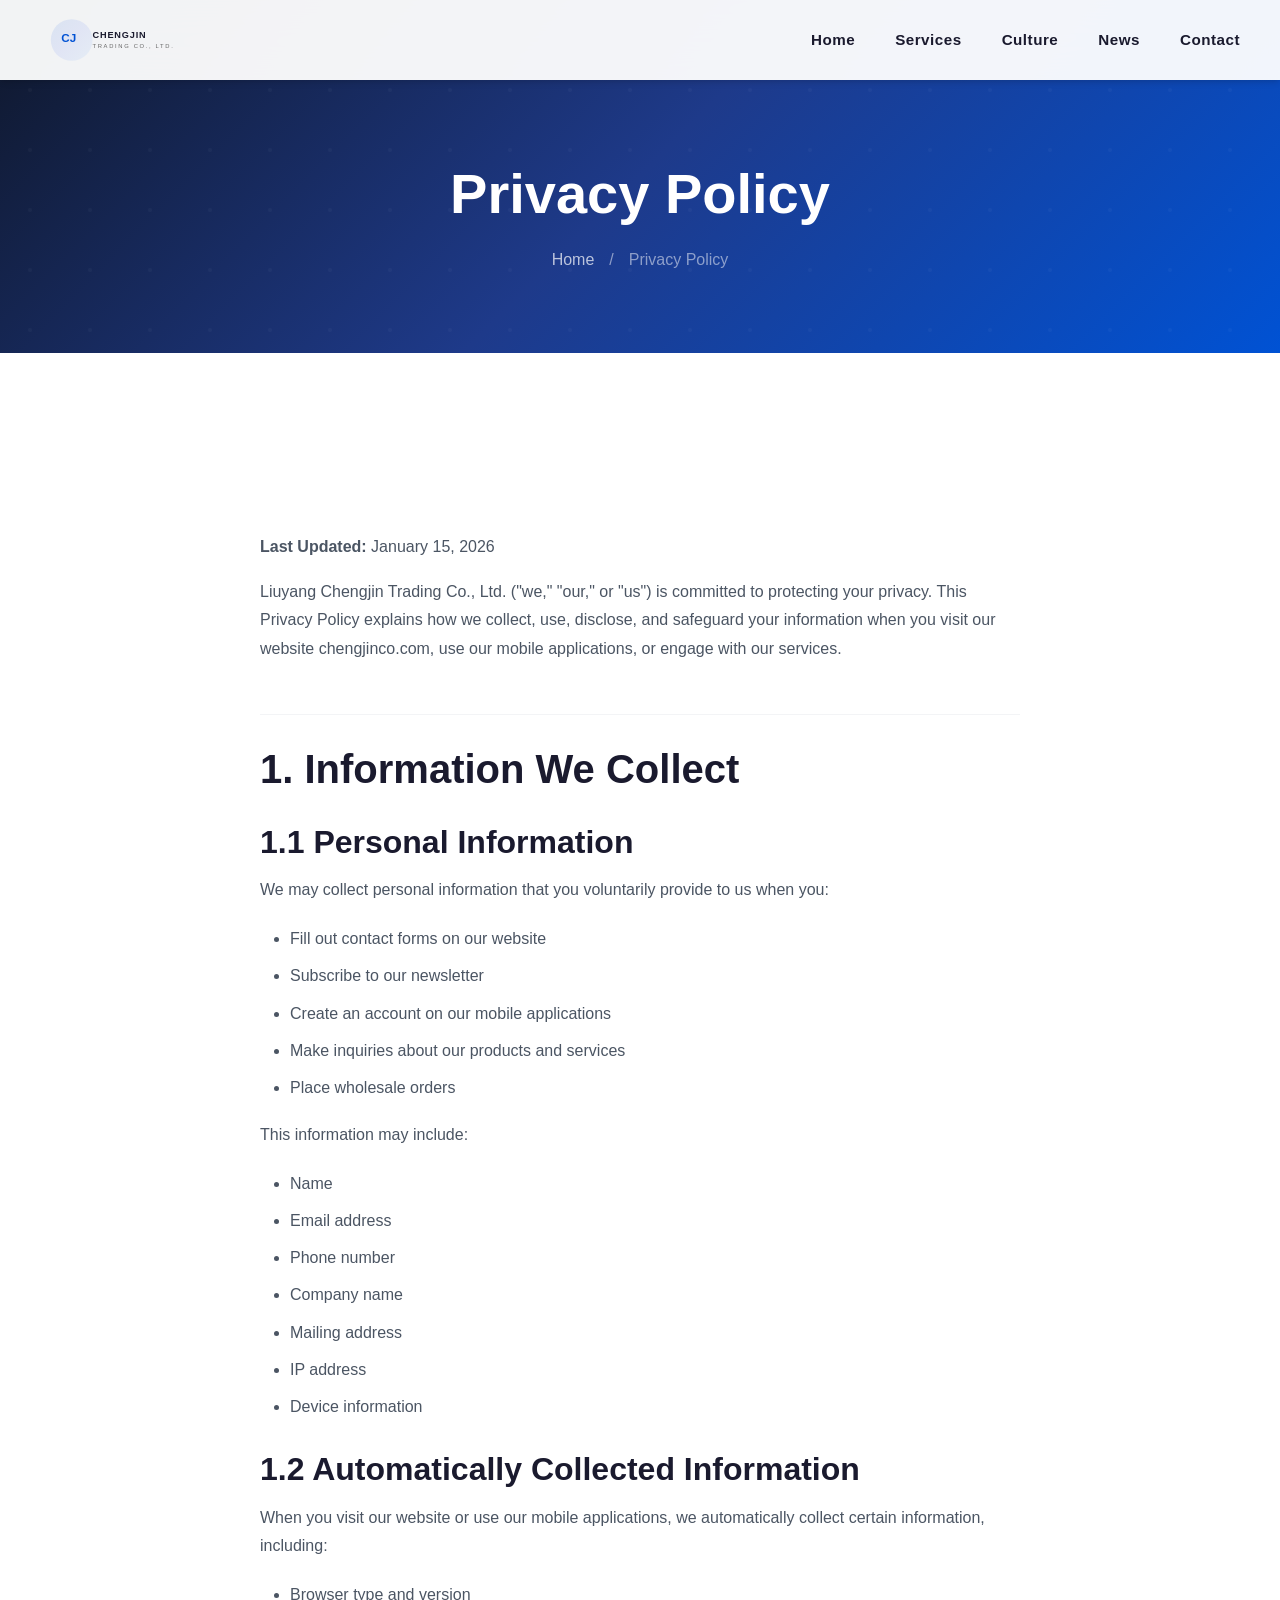
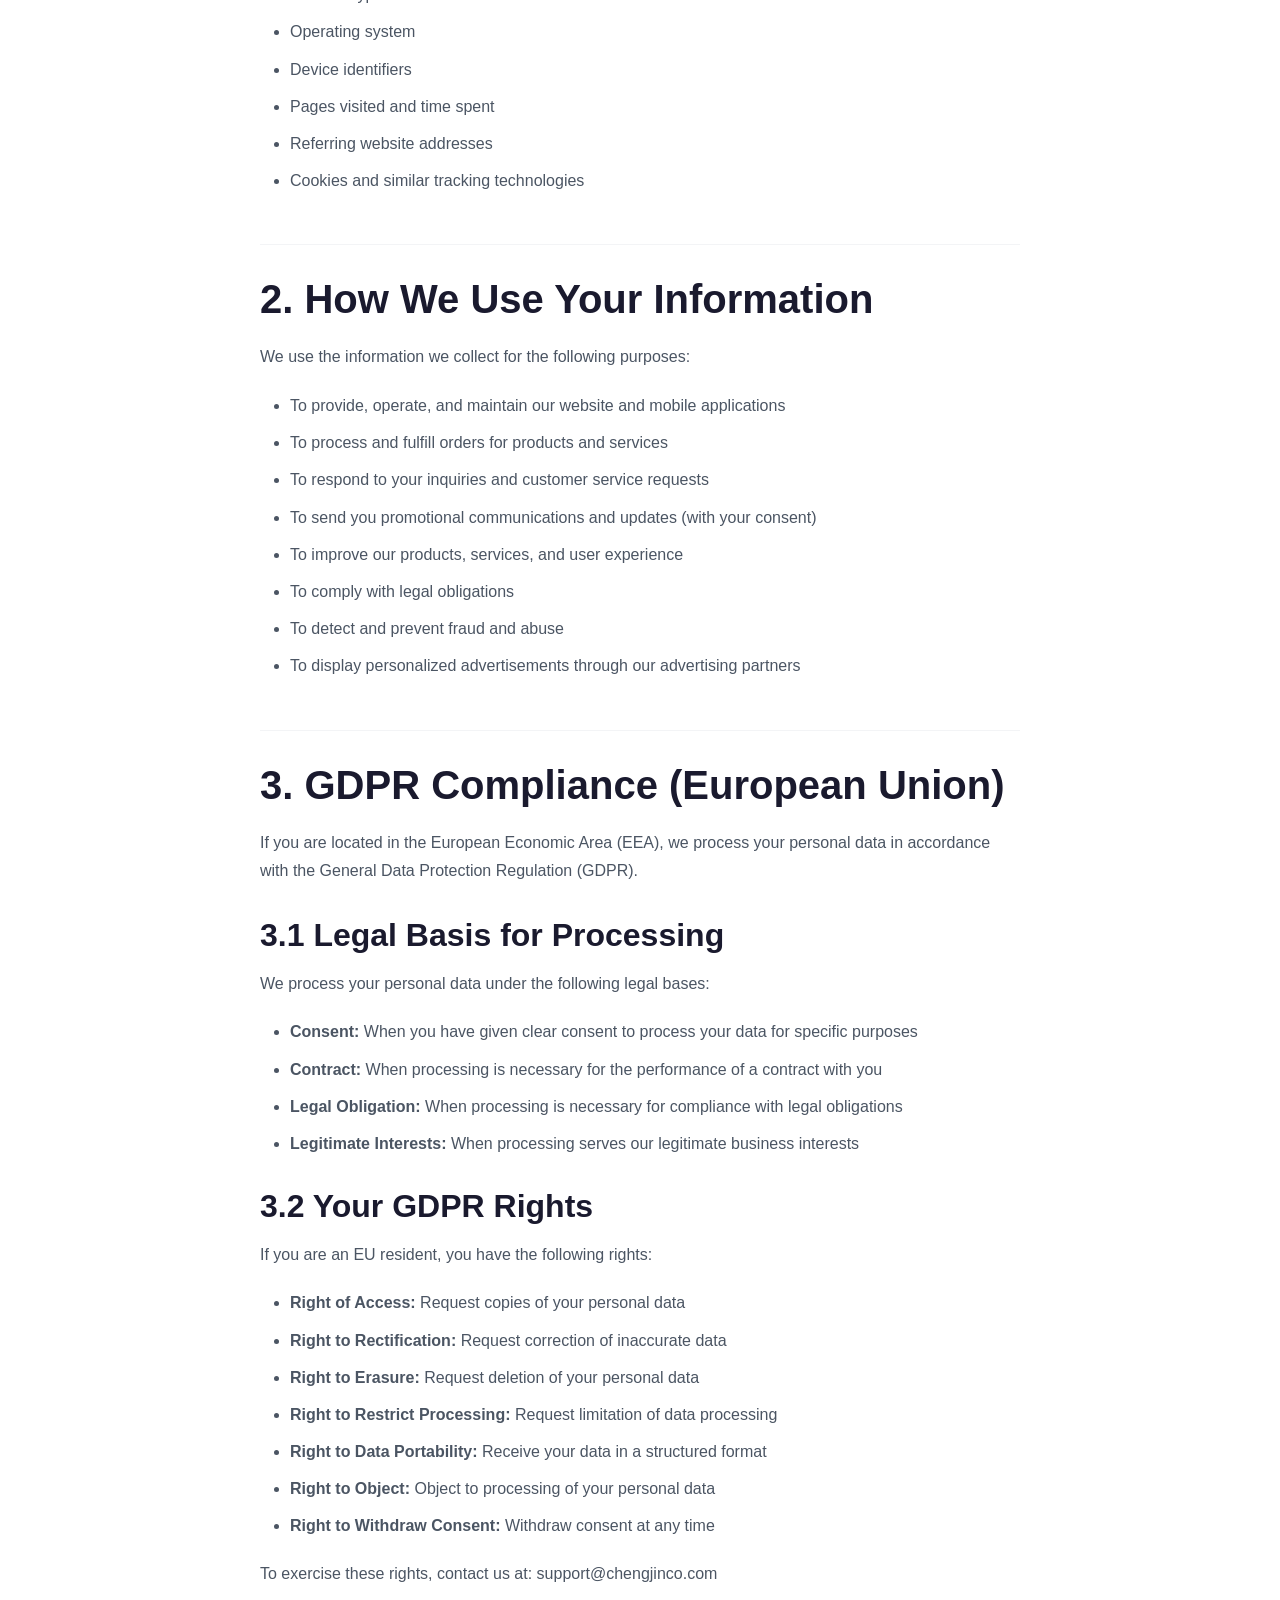
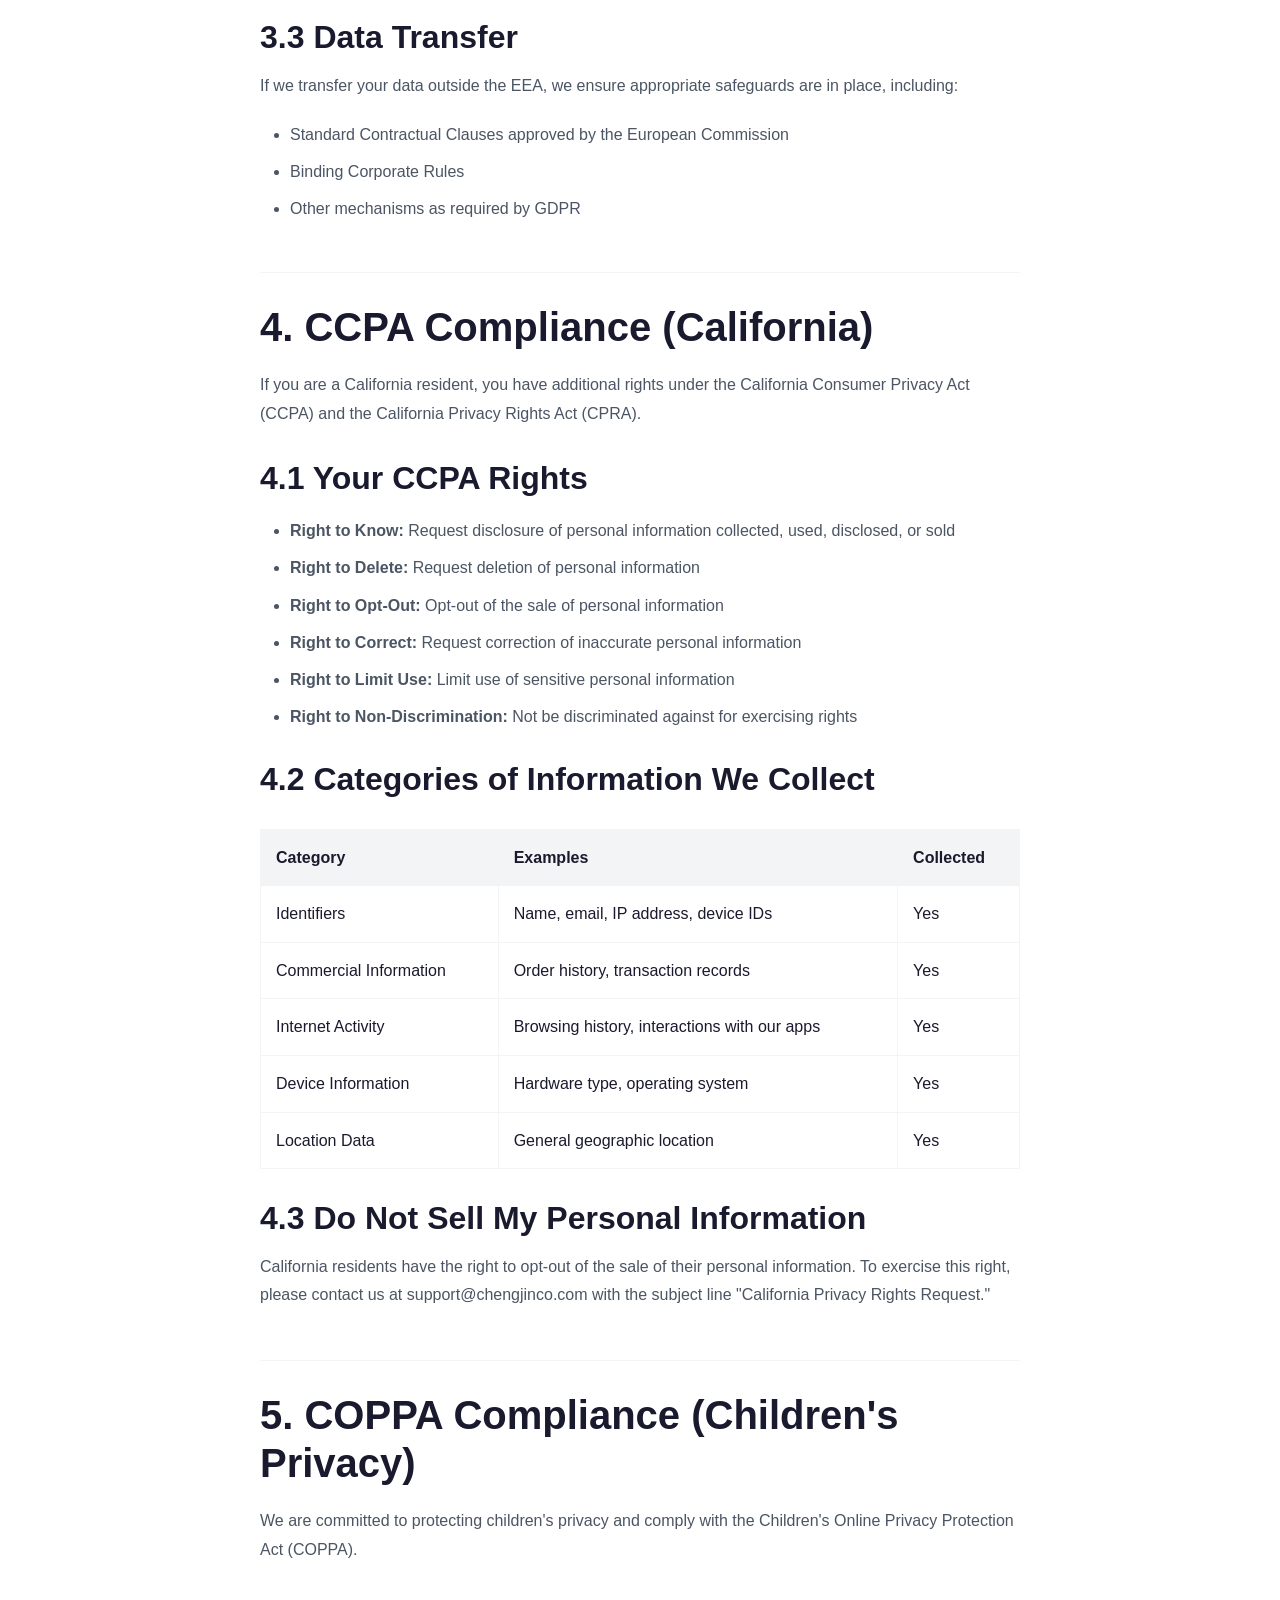
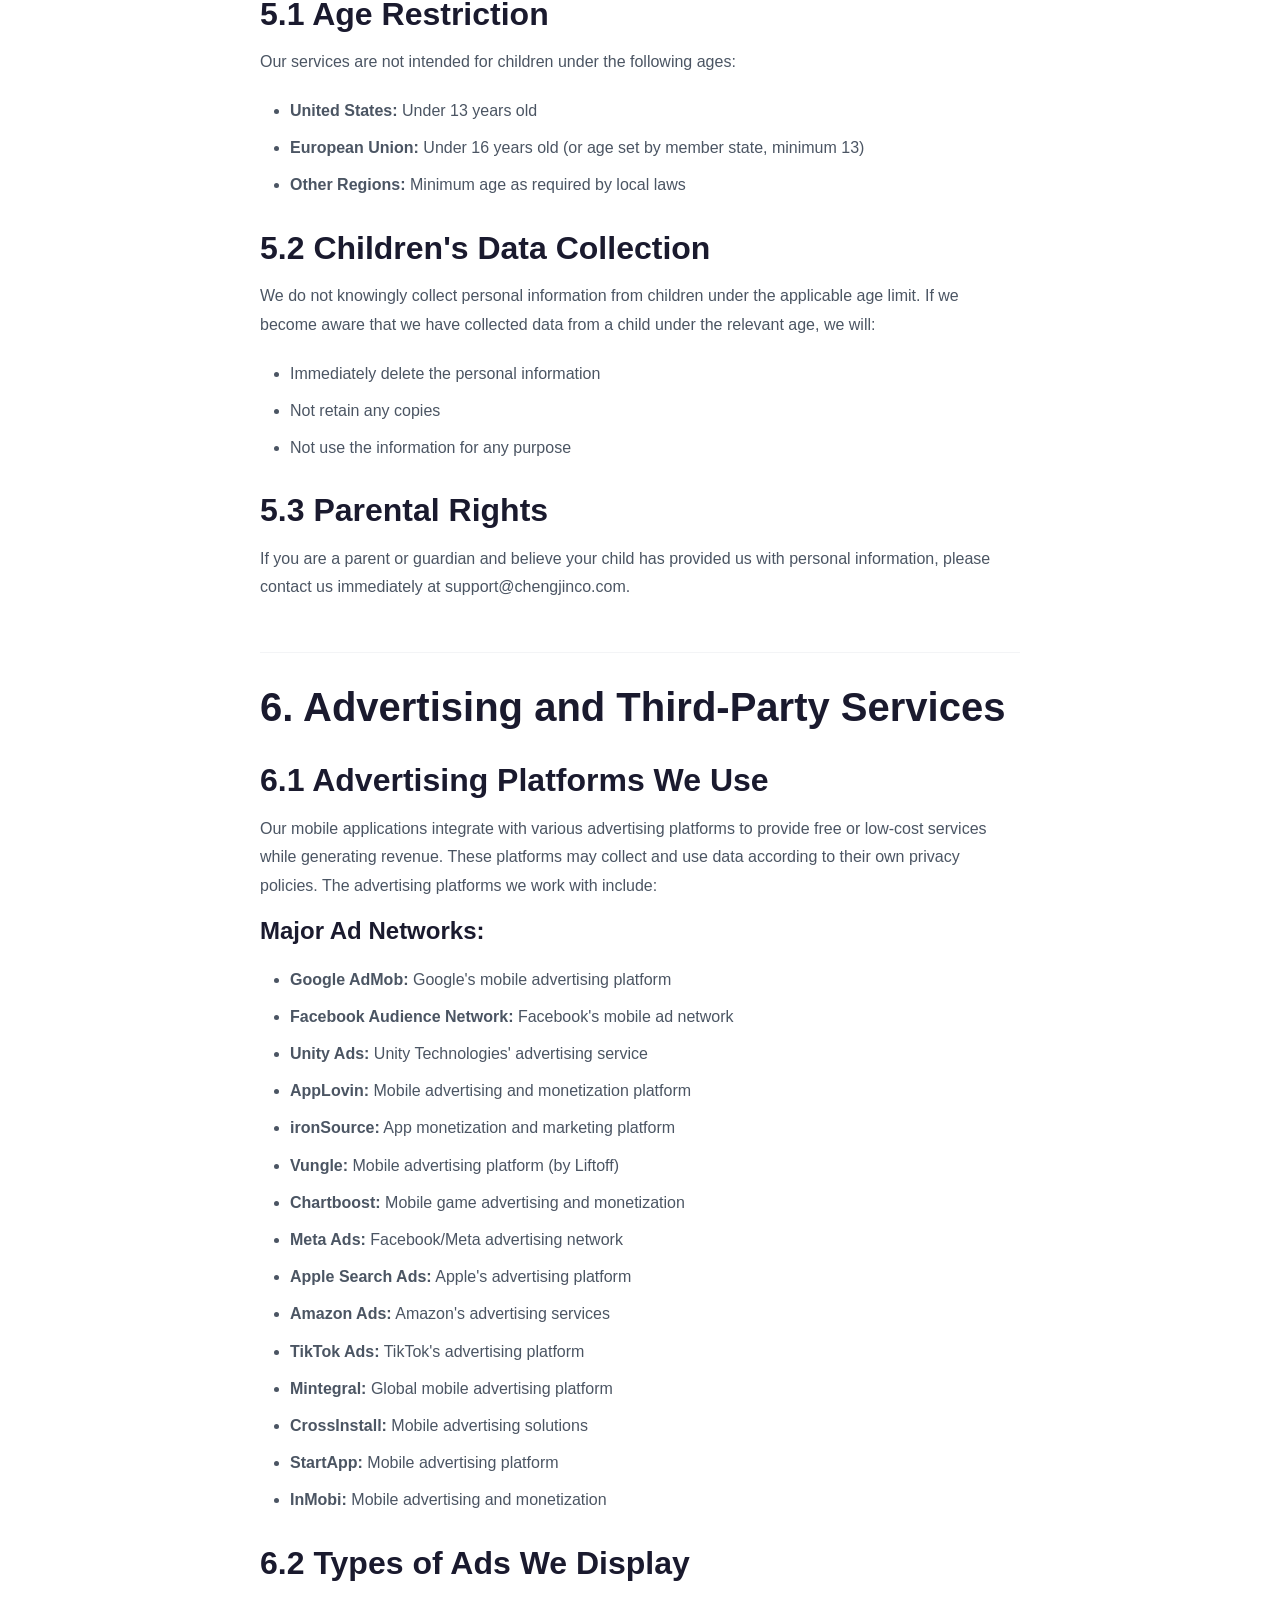
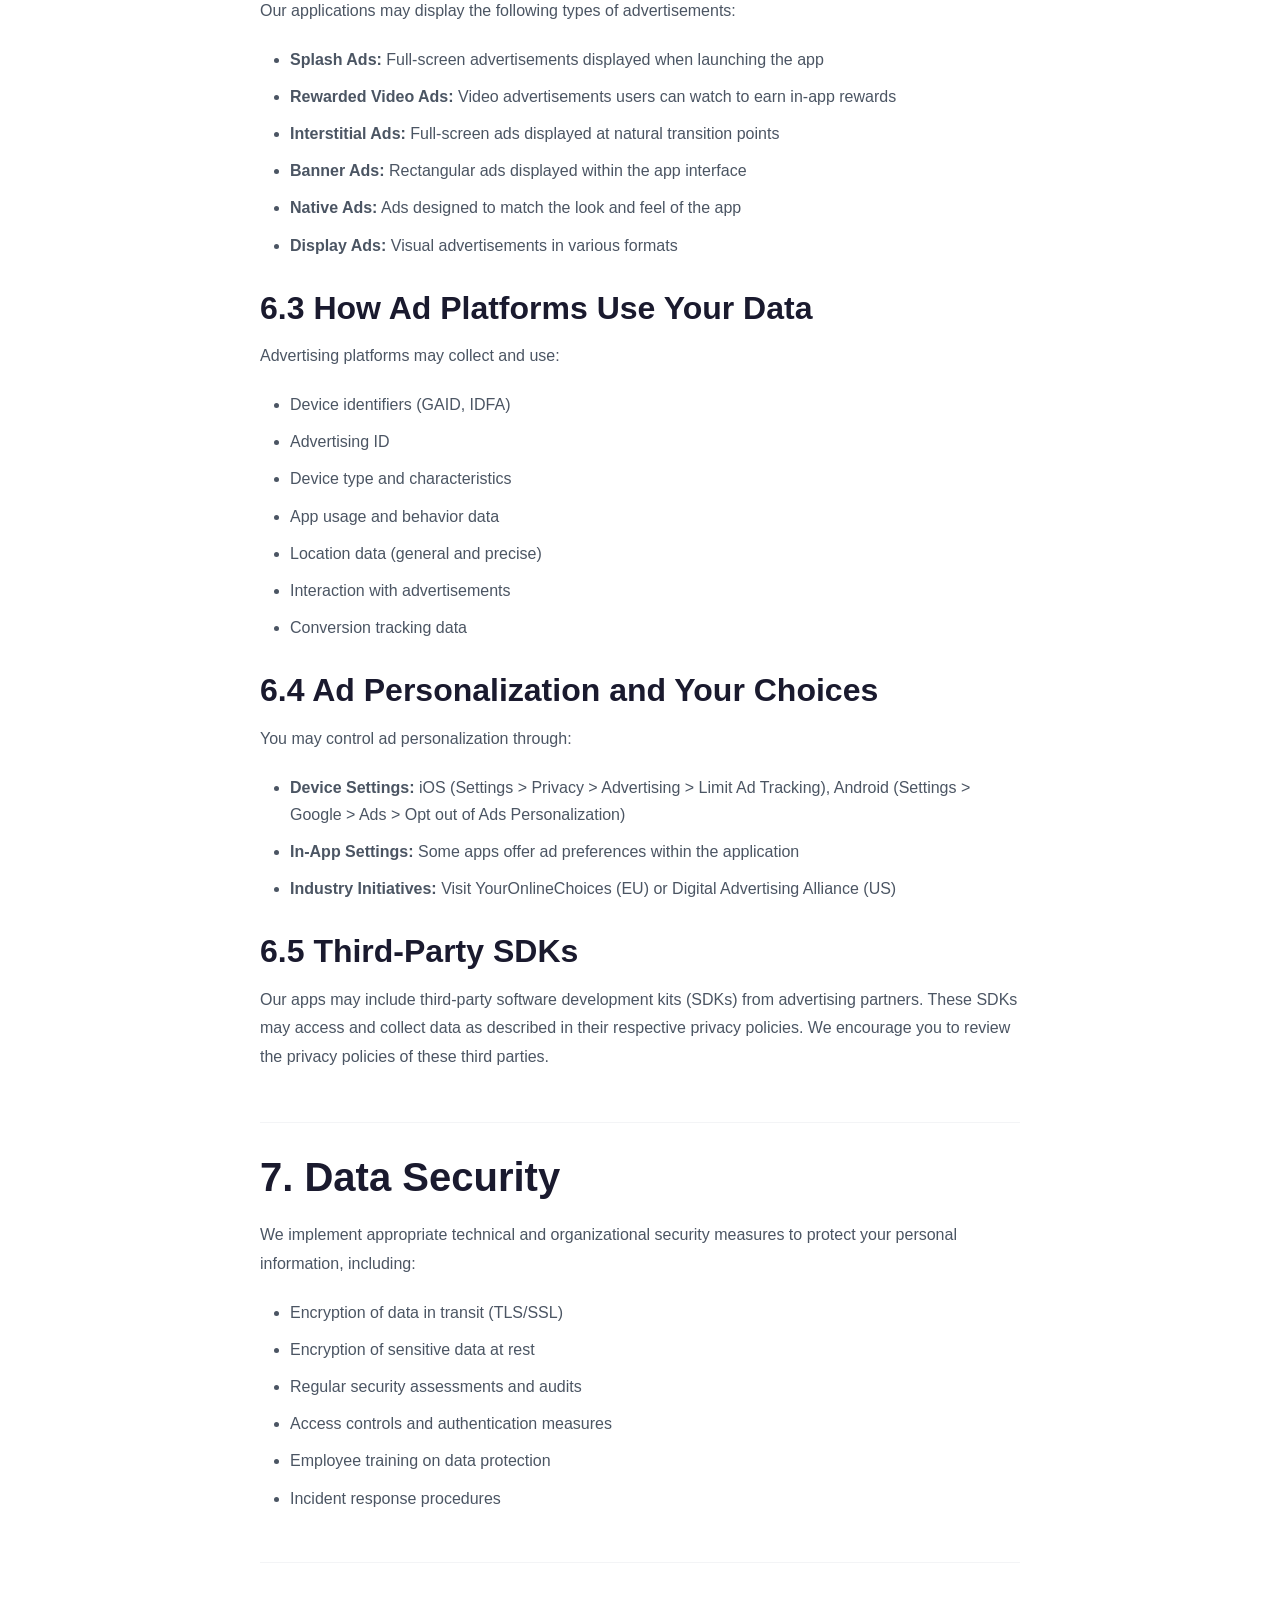
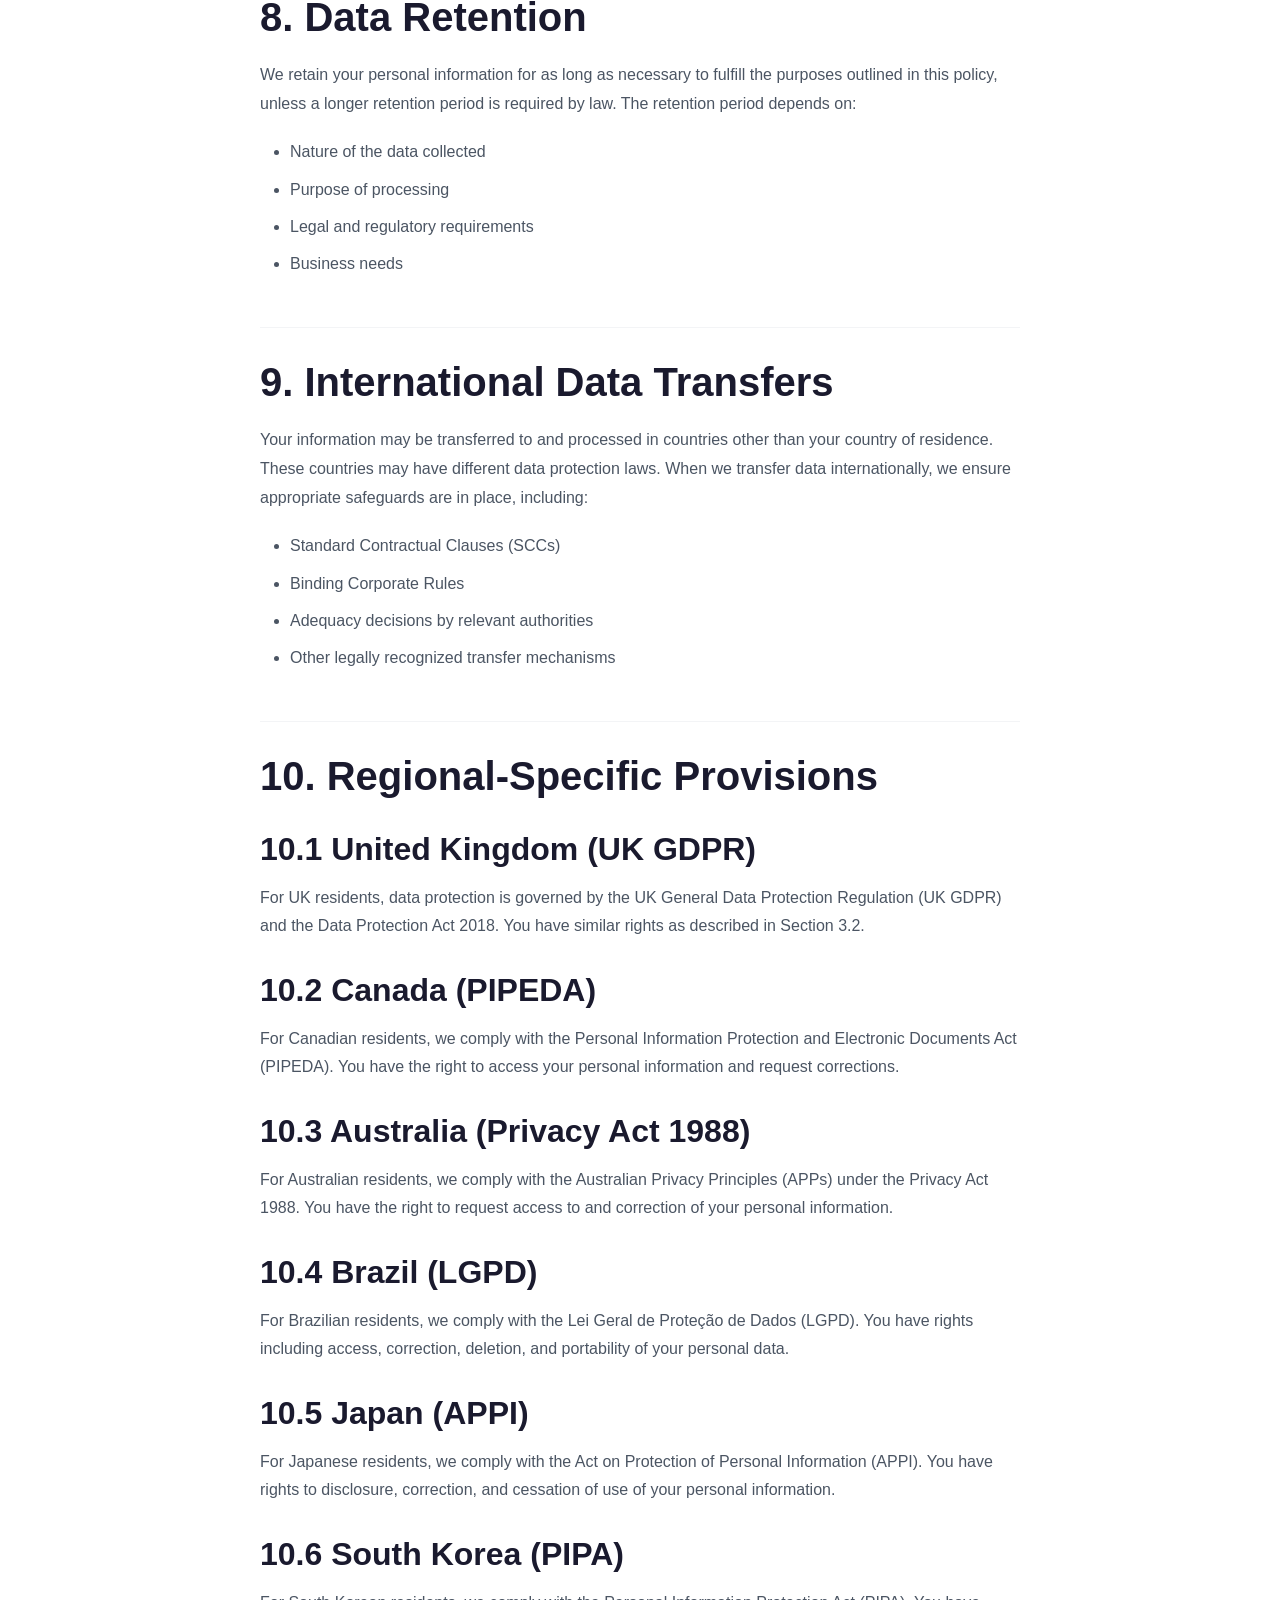
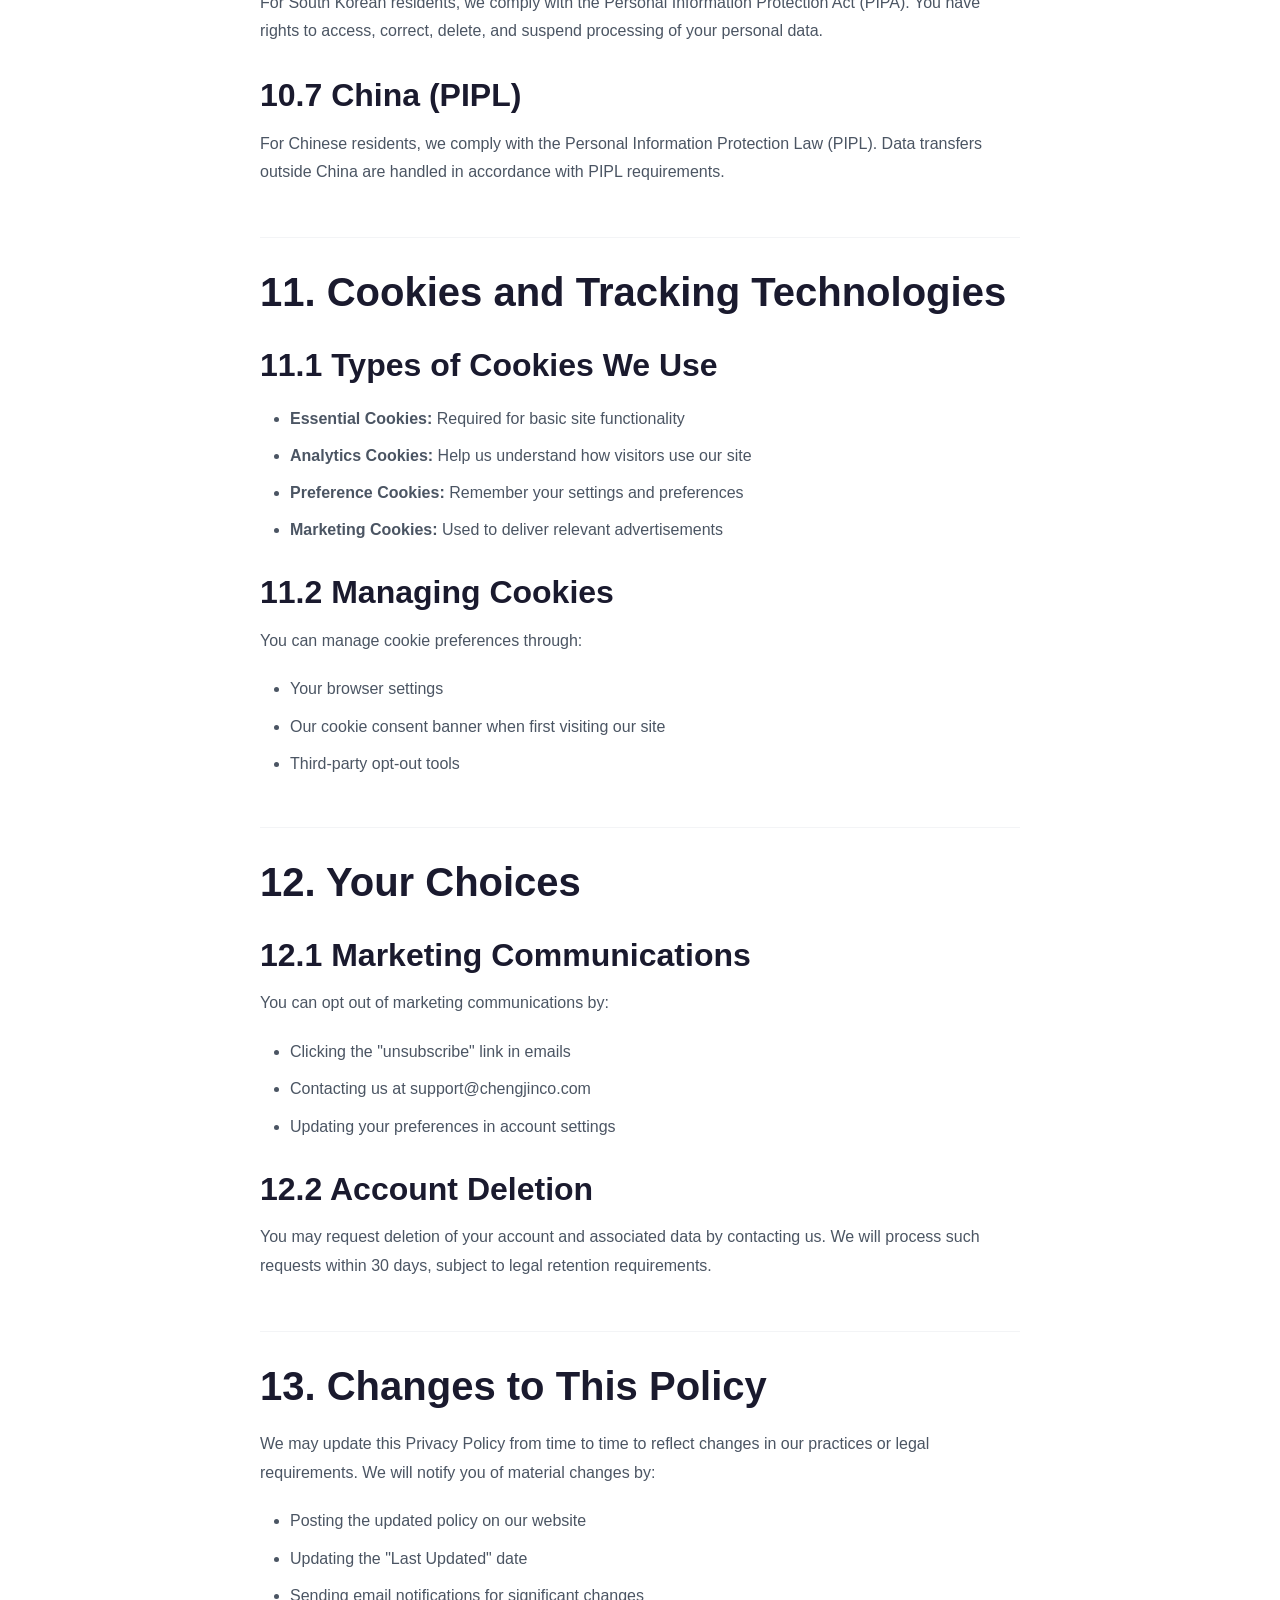
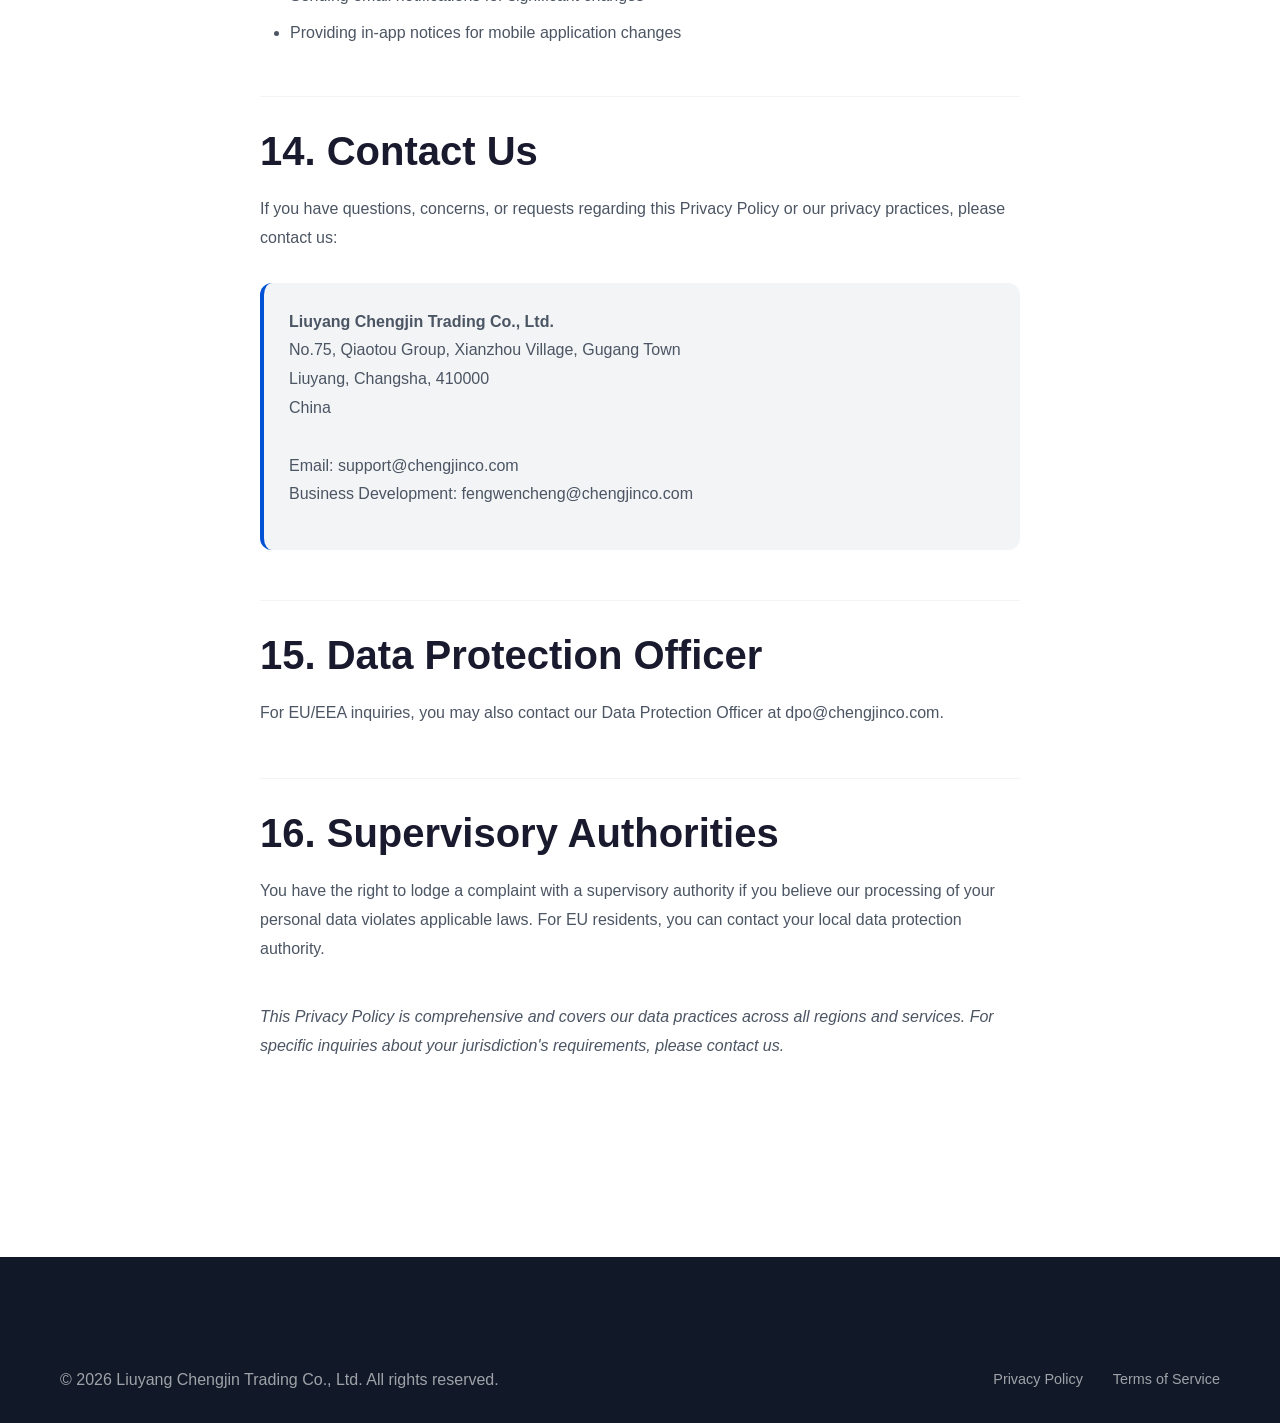
<file: privacy.html>
<!DOCTYPE html>
<html lang="en">
<head>
    <meta charset="UTF-8">
    <meta name="viewport" content="width=device-width, initial-scale=1.0">
    <meta name="description" content="Privacy Policy - Liuyang Chengjin Trading Co., Ltd. Learn how we collect, use, and protect your personal information in compliance with GDPR, CCPA, COPPA, and other privacy regulations.">
    <meta name="robots" content="noindex, nofollow">
    
    <link rel="canonical" href="https://chengjinco.com/privacy.html">
    <title>Privacy Policy - Chengjin Trading Co., Ltd.</title>
    
    <link rel="icon" type="image/svg+xml" href="images/logo.svg">
    <link rel="stylesheet" href="css/style.css">
</head>
<body>
    <!-- Navigation -->
    <nav class="navbar" role="navigation" aria-label="Main navigation">
        <div class="nav-container">
            <a href="index.html" class="nav-logo" aria-label="Chengjin Trading Home">
                <svg viewBox="0 0 400 120" width="180" height="50">
                    <defs>
                        <linearGradient id="navLogoGradient" x1="0%" y1="0%" x2="100%" y2="100%">
                            <stop offset="0%" style="stop-color:#0052D4"/>
                            <stop offset="50%" style="stop-color:#4364F7"/>
                            <stop offset="100%" style="stop-color:#6FB1FC"/>
                        </linearGradient>
                    </defs>
                    <circle cx="60" cy="60" r="50" fill="url(#navLogoGradient)" opacity="0.1"/>
                    <text x="35" y="65" font-family="Arial, sans-serif" font-size="28" font-weight="bold" fill="#0052D4">CJ</text>
                    <text x="110" y="55" font-family="Arial, sans-serif" font-size="22" font-weight="bold" fill="#1a1a2e" letter-spacing="2">CHENGJIN</text>
                    <text x="110" y="80" font-family="Arial, sans-serif" font-size="14" fill="#666" letter-spacing="4">TRADING CO., LTD.</text>
                    <line x1="110" y1="90" x2="280" y2="90" stroke="url(#navLogoGradient)" stroke-width="2"/>
                </svg>
            </a>
            
            <ul class="nav-menu">
                <li><a href="index.html" class="nav-link">Home</a></li>
                <li><a href="services.html" class="nav-link">Services</a></li>
                <li><a href="culture.html" class="nav-link">Culture</a></li>
                <li><a href="news.html" class="nav-link">News</a></li>
                <li><a href="contact.html" class="nav-link">Contact</a></li>
            </ul>
            
            <div class="menu-toggle" aria-label="Toggle menu" role="button" tabindex="0">
                <span></span>
                <span></span>
                <span></span>
            </div>
        </div>
    </nav>
    
    <!-- Mobile Menu -->
    <div class="mobile-menu">
        <ul>
            <li><a href="index.html">Home</a></li>
            <li><a href="services.html">Services</a></li>
            <li><a href="culture.html">Culture</a></li>
            <li><a href="news.html">News</a></li>
            <li><a href="contact.html">Contact</a></li>
        </ul>
    </div>

    <!-- Page Header -->
    <header class="page-header">
        <div class="container">
            <h1>Privacy Policy</h1>
            <div class="breadcrumb">
                <a href="index.html">Home</a>
                <span>/</span>
                <span>Privacy Policy</span>
            </div>
        </div>
    </header>

    <!-- Content -->
    <section class="section">
        <div class="container">
            <div class="legal-content">
                <p><strong>Last Updated:</strong> January 15, 2026</p>
                
                <p>Liuyang Chengjin Trading Co., Ltd. ("we," "our," or "us") is committed to protecting your privacy. This Privacy Policy explains how we collect, use, disclose, and safeguard your information when you visit our website chengjinco.com, use our mobile applications, or engage with our services.</p>

                <h2>1. Information We Collect</h2>
                
                <h3>1.1 Personal Information</h3>
                <p>We may collect personal information that you voluntarily provide to us when you:</p>
                <ul>
                    <li>Fill out contact forms on our website</li>
                    <li>Subscribe to our newsletter</li>
                    <li>Create an account on our mobile applications</li>
                    <li>Make inquiries about our products and services</li>
                    <li>Place wholesale orders</li>
                </ul>
                <p>This information may include:</p>
                <ul>
                    <li>Name</li>
                    <li>Email address</li>
                    <li>Phone number</li>
                    <li>Company name</li>
                    <li>Mailing address</li>
                    <li>IP address</li>
                    <li>Device information</li>
                </ul>

                <h3>1.2 Automatically Collected Information</h3>
                <p>When you visit our website or use our mobile applications, we automatically collect certain information, including:</p>
                <ul>
                    <li>Browser type and version</li>
                    <li>Operating system</li>
                    <li>Device identifiers</li>
                    <li>Pages visited and time spent</li>
                    <li>Referring website addresses</li>
                    <li>Cookies and similar tracking technologies</li>
                </ul>

                <h2>2. How We Use Your Information</h2>
                
                <p>We use the information we collect for the following purposes:</p>
                <ul>
                    <li>To provide, operate, and maintain our website and mobile applications</li>
                    <li>To process and fulfill orders for products and services</li>
                    <li>To respond to your inquiries and customer service requests</li>
                    <li>To send you promotional communications and updates (with your consent)</li>
                    <li>To improve our products, services, and user experience</li>
                    <li>To comply with legal obligations</li>
                    <li>To detect and prevent fraud and abuse</li>
                    <li>To display personalized advertisements through our advertising partners</li>
                </ul>

                <h2>3. GDPR Compliance (European Union)</h2>
                
                <p>If you are located in the European Economic Area (EEA), we process your personal data in accordance with the General Data Protection Regulation (GDPR).</p>

                <h3>3.1 Legal Basis for Processing</h3>
                <p>We process your personal data under the following legal bases:</p>
                <ul>
                    <li><strong>Consent:</strong> When you have given clear consent to process your data for specific purposes</li>
                    <li><strong>Contract:</strong> When processing is necessary for the performance of a contract with you</li>
                    <li><strong>Legal Obligation:</strong> When processing is necessary for compliance with legal obligations</li>
                    <li><strong>Legitimate Interests:</strong> When processing serves our legitimate business interests</li>
                </ul>

                <h3>3.2 Your GDPR Rights</h3>
                <p>If you are an EU resident, you have the following rights:</p>
                <ul>
                    <li><strong>Right of Access:</strong> Request copies of your personal data</li>
                    <li><strong>Right to Rectification:</strong> Request correction of inaccurate data</li>
                    <li><strong>Right to Erasure:</strong> Request deletion of your personal data</li>
                    <li><strong>Right to Restrict Processing:</strong> Request limitation of data processing</li>
                    <li><strong>Right to Data Portability:</strong> Receive your data in a structured format</li>
                    <li><strong>Right to Object:</strong> Object to processing of your personal data</li>
                    <li><strong>Right to Withdraw Consent:</strong> Withdraw consent at any time</li>
                </ul>
                <p>To exercise these rights, contact us at: <a href="mailto:support@chengjinco.com">support@chengjinco.com</a></p>

                <h3>3.3 Data Transfer</h3>
                <p>If we transfer your data outside the EEA, we ensure appropriate safeguards are in place, including:</p>
                <ul>
                    <li>Standard Contractual Clauses approved by the European Commission</li>
                    <li>Binding Corporate Rules</li>
                    <li>Other mechanisms as required by GDPR</li>
                </ul>

                <h2>4. CCPA Compliance (California)</h2>
                
                <p>If you are a California resident, you have additional rights under the California Consumer Privacy Act (CCPA) and the California Privacy Rights Act (CPRA).</p>

                <h3>4.1 Your CCPA Rights</h3>
                <ul>
                    <li><strong>Right to Know:</strong> Request disclosure of personal information collected, used, disclosed, or sold</li>
                    <li><strong>Right to Delete:</strong> Request deletion of personal information</li>
                    <li><strong>Right to Opt-Out:</strong> Opt-out of the sale of personal information</li>
                    <li><strong>Right to Correct:</strong> Request correction of inaccurate personal information</li>
                    <li><strong>Right to Limit Use:</strong> Limit use of sensitive personal information</li>
                    <li><strong>Right to Non-Discrimination:</strong> Not be discriminated against for exercising rights</li>
                </ul>

                <h3>4.2 Categories of Information We Collect</h3>
                <table>
                    <tr>
                        <th>Category</th>
                        <th>Examples</th>
                        <th>Collected</th>
                    </tr>
                    <tr>
                        <td>Identifiers</td>
                        <td>Name, email, IP address, device IDs</td>
                        <td>Yes</td>
                    </tr>
                    <tr>
                        <td>Commercial Information</td>
                        <td>Order history, transaction records</td>
                        <td>Yes</td>
                    </tr>
                    <tr>
                        <td>Internet Activity</td>
                        <td>Browsing history, interactions with our apps</td>
                        <td>Yes</td>
                    </tr>
                    <tr>
                        <td>Device Information</td>
                        <td>Hardware type, operating system</td>
                        <td>Yes</td>
                    </tr>
                    <tr>
                        <td>Location Data</td>
                        <td>General geographic location</td>
                        <td>Yes</td>
                    </tr>
                </table>

                <h3>4.3 Do Not Sell My Personal Information</h3>
                <p>California residents have the right to opt-out of the sale of their personal information. To exercise this right, please contact us at <a href="mailto:support@chengjinco.com">support@chengjinco.com</a> with the subject line "California Privacy Rights Request."</p>

                <h2>5. COPPA Compliance (Children's Privacy)</h2>
                
                <p>We are committed to protecting children's privacy and comply with the Children's Online Privacy Protection Act (COPPA).</p>

                <h3>5.1 Age Restriction</h3>
                <p>Our services are not intended for children under the following ages:</p>
                <ul>
                    <li><strong>United States:</strong> Under 13 years old</li>
                    <li><strong>European Union:</strong> Under 16 years old (or age set by member state, minimum 13)</li>
                    <li><strong>Other Regions:</strong> Minimum age as required by local laws</li>
                </ul>

                <h3>5.2 Children's Data Collection</h3>
                <p>We do not knowingly collect personal information from children under the applicable age limit. If we become aware that we have collected data from a child under the relevant age, we will:</p>
                <ul>
                    <li>Immediately delete the personal information</li>
                    <li>Not retain any copies</li>
                    <li>Not use the information for any purpose</li>
                </ul>

                <h3>5.3 Parental Rights</h3>
                <p>If you are a parent or guardian and believe your child has provided us with personal information, please contact us immediately at <a href="mailto:support@chengjinco.com">support@chengjinco.com</a>.</p>

                <h2>6. Advertising and Third-Party Services</h2>
                
                <h3>6.1 Advertising Platforms We Use</h3>
                <p>Our mobile applications integrate with various advertising platforms to provide free or low-cost services while generating revenue. These platforms may collect and use data according to their own privacy policies. The advertising platforms we work with include:</p>
                
                <h4>Major Ad Networks:</h4>
                <ul>
                    <li><strong>Google AdMob:</strong> Google's mobile advertising platform</li>
                    <li><strong>Facebook Audience Network:</strong> Facebook's mobile ad network</li>
                    <li><strong>Unity Ads:</strong> Unity Technologies' advertising service</li>
                    <li><strong>AppLovin:</strong> Mobile advertising and monetization platform</li>
                    <li><strong>ironSource:</strong> App monetization and marketing platform</li>
                    <li><strong>Vungle:</strong> Mobile advertising platform (by Liftoff)</li>
                    <li><strong>Chartboost:</strong> Mobile game advertising and monetization</li>
                    <li><strong>Meta Ads:</strong> Facebook/Meta advertising network</li>
                    <li><strong>Apple Search Ads:</strong> Apple's advertising platform</li>
                    <li><strong>Amazon Ads:</strong> Amazon's advertising services</li>
                    <li><strong>TikTok Ads:</strong> TikTok's advertising platform</li>
                    <li><strong>Mintegral:</strong> Global mobile advertising platform</li>
                    <li><strong>CrossInstall:</strong> Mobile advertising solutions</li>
                    <li><strong>StartApp:</strong> Mobile advertising platform</li>
                    <li><strong>InMobi:</strong> Mobile advertising and monetization</li>
                </ul>

                <h3>6.2 Types of Ads We Display</h3>
                <p>Our applications may display the following types of advertisements:</p>
                <ul>
                    <li><strong>Splash Ads:</strong> Full-screen advertisements displayed when launching the app</li>
                    <li><strong>Rewarded Video Ads:</strong> Video advertisements users can watch to earn in-app rewards</li>
                    <li><strong>Interstitial Ads:</strong> Full-screen ads displayed at natural transition points</li>
                    <li><strong>Banner Ads:</strong> Rectangular ads displayed within the app interface</li>
                    <li><strong>Native Ads:</strong> Ads designed to match the look and feel of the app</li>
                    <li><strong>Display Ads:</strong> Visual advertisements in various formats</li>
                </ul>

                <h3>6.3 How Ad Platforms Use Your Data</h3>
                <p>Advertising platforms may collect and use:</p>
                <ul>
                    <li>Device identifiers (GAID, IDFA)</li>
                    <li>Advertising ID</li>
                    <li>Device type and characteristics</li>
                    <li>App usage and behavior data</li>
                    <li>Location data (general and precise)</li>
                    <li>Interaction with advertisements</li>
                    <li>Conversion tracking data</li>
                </ul>

                <h3>6.4 Ad Personalization and Your Choices</h3>
                <p>You may control ad personalization through:</p>
                <ul>
                    <li><strong>Device Settings:</strong> iOS (Settings > Privacy > Advertising > Limit Ad Tracking), Android (Settings > Google > Ads > Opt out of Ads Personalization)</li>
                    <li><strong>In-App Settings:</strong> Some apps offer ad preferences within the application</li>
                    <li><strong>Industry Initiatives:</strong> Visit <a href="https://www.youronlinechoices.com" target="_blank" rel="noopener">YourOnlineChoices</a> (EU) or <a href="https://www.aboutads.info/choices" target="_blank" rel="noopener">Digital Advertising Alliance</a> (US)</li>
                </ul>

                <h3>6.5 Third-Party SDKs</h3>
                <p>Our apps may include third-party software development kits (SDKs) from advertising partners. These SDKs may access and collect data as described in their respective privacy policies. We encourage you to review the privacy policies of these third parties.</p>

                <h2>7. Data Security</h2>
                
                <p>We implement appropriate technical and organizational security measures to protect your personal information, including:</p>
                <ul>
                    <li>Encryption of data in transit (TLS/SSL)</li>
                    <li>Encryption of sensitive data at rest</li>
                    <li>Regular security assessments and audits</li>
                    <li>Access controls and authentication measures</li>
                    <li>Employee training on data protection</li>
                    <li>Incident response procedures</li>
                </ul>

                <h2>8. Data Retention</h2>
                
                <p>We retain your personal information for as long as necessary to fulfill the purposes outlined in this policy, unless a longer retention period is required by law. The retention period depends on:</p>
                <ul>
                    <li>Nature of the data collected</li>
                    <li>Purpose of processing</li>
                    <li>Legal and regulatory requirements</li>
                    <li>Business needs</li>
                </ul>

                <h2>9. International Data Transfers</h2>
                
                <p>Your information may be transferred to and processed in countries other than your country of residence. These countries may have different data protection laws. When we transfer data internationally, we ensure appropriate safeguards are in place, including:</p>
                <ul>
                    <li>Standard Contractual Clauses (SCCs)</li>
                    <li>Binding Corporate Rules</li>
                    <li>Adequacy decisions by relevant authorities</li>
                    <li>Other legally recognized transfer mechanisms</li>
                </ul>

                <h2>10. Regional-Specific Provisions</h2>
                
                <h3>10.1 United Kingdom (UK GDPR)</h3>
                <p>For UK residents, data protection is governed by the UK General Data Protection Regulation (UK GDPR) and the Data Protection Act 2018. You have similar rights as described in Section 3.2.</p>

                <h3>10.2 Canada (PIPEDA)</h3>
                <p>For Canadian residents, we comply with the Personal Information Protection and Electronic Documents Act (PIPEDA). You have the right to access your personal information and request corrections.</p>

                <h3>10.3 Australia (Privacy Act 1988)</h3>
                <p>For Australian residents, we comply with the Australian Privacy Principles (APPs) under the Privacy Act 1988. You have the right to request access to and correction of your personal information.</p>

                <h3>10.4 Brazil (LGPD)</h3>
                <p>For Brazilian residents, we comply with the Lei Geral de Proteção de Dados (LGPD). You have rights including access, correction, deletion, and portability of your personal data.</p>

                <h3>10.5 Japan (APPI)</h3>
                <p>For Japanese residents, we comply with the Act on Protection of Personal Information (APPI). You have rights to disclosure, correction, and cessation of use of your personal information.</p>

                <h3>10.6 South Korea (PIPA)</h3>
                <p>For South Korean residents, we comply with the Personal Information Protection Act (PIPA). You have rights to access, correct, delete, and suspend processing of your personal data.</p>

                <h3>10.7 China (PIPL)</h3>
                <p>For Chinese residents, we comply with the Personal Information Protection Law (PIPL). Data transfers outside China are handled in accordance with PIPL requirements.</p>

                <h2>11. Cookies and Tracking Technologies</h2>
                
                <h3>11.1 Types of Cookies We Use</h3>
                <ul>
                    <li><strong>Essential Cookies:</strong> Required for basic site functionality</li>
                    <li><strong>Analytics Cookies:</strong> Help us understand how visitors use our site</li>
                    <li><strong>Preference Cookies:</strong> Remember your settings and preferences</li>
                    <li><strong>Marketing Cookies:</strong> Used to deliver relevant advertisements</li>
                </ul>

                <h3>11.2 Managing Cookies</h3>
                <p>You can manage cookie preferences through:</p>
                <ul>
                    <li>Your browser settings</li>
                    <li>Our cookie consent banner when first visiting our site</li>
                    <li>Third-party opt-out tools</li>
                </ul>

                <h2>12. Your Choices</h2>
                
                <h3>12.1 Marketing Communications</h3>
                <p>You can opt out of marketing communications by:</p>
                <ul>
                    <li>Clicking the "unsubscribe" link in emails</li>
                    <li>Contacting us at <a href="mailto:support@chengjinco.com">support@chengjinco.com</a></li>
                    <li>Updating your preferences in account settings</li>
                </ul>

                <h3>12.2 Account Deletion</h3>
                <p>You may request deletion of your account and associated data by contacting us. We will process such requests within 30 days, subject to legal retention requirements.</p>

                <h2>13. Changes to This Policy</h2>
                
                <p>We may update this Privacy Policy from time to time to reflect changes in our practices or legal requirements. We will notify you of material changes by:</p>
                <ul>
                    <li>Posting the updated policy on our website</li>
                    <li>Updating the "Last Updated" date</li>
                    <li>Sending email notifications for significant changes</li>
                    <li>Providing in-app notices for mobile application changes</li>
                </ul>

                <h2>14. Contact Us</h2>
                
                <p>If you have questions, concerns, or requests regarding this Privacy Policy or our privacy practices, please contact us:</p>
                
                <div class="legal-highlight">
                    <p><strong>Liuyang Chengjin Trading Co., Ltd.</strong><br>
                    No.75, Qiaotou Group, Xianzhou Village, Gugang Town<br>
                    Liuyang, Changsha, 410000<br>
                    China<br><br>
                    Email: <a href="mailto:support@chengjinco.com">support@chengjinco.com</a><br>
                    Business Development: <a href="mailto:fengwencheng@chengjinco.com">fengwencheng@chengjinco.com</a></p>
                </div>

                <h2>15. Data Protection Officer</h2>
                
                <p>For EU/EEA inquiries, you may also contact our Data Protection Officer at <a href="mailto:dpo@chengjinco.com">dpo@chengjinco.com</a>.</p>

                <h2>16. Supervisory Authorities</h2>
                
                <p>You have the right to lodge a complaint with a supervisory authority if you believe our processing of your personal data violates applicable laws. For EU residents, you can contact your local data protection authority.</p>

                <p style="margin-top: 40px;"><em>This Privacy Policy is comprehensive and covers our data practices across all regions and services. For specific inquiries about your jurisdiction's requirements, please contact us.</em></p>
            </div>
        </div>
    </section>

    <!-- Footer -->
    <footer class="footer" role="contentinfo">
        <div class="container">
            <div class="footer-bottom">
                <p>&copy; 2026 Liuyang Chengjin Trading Co., Ltd. All rights reserved.</p>
                <div class="footer-legal">
                    <a href="privacy.html">Privacy Policy</a>
                    <a href="terms.html">Terms of Service</a>
                </div>
            </div>
        </div>
    </footer>

    <script src="js/main.js"></script>
</body>
</html>
</file>
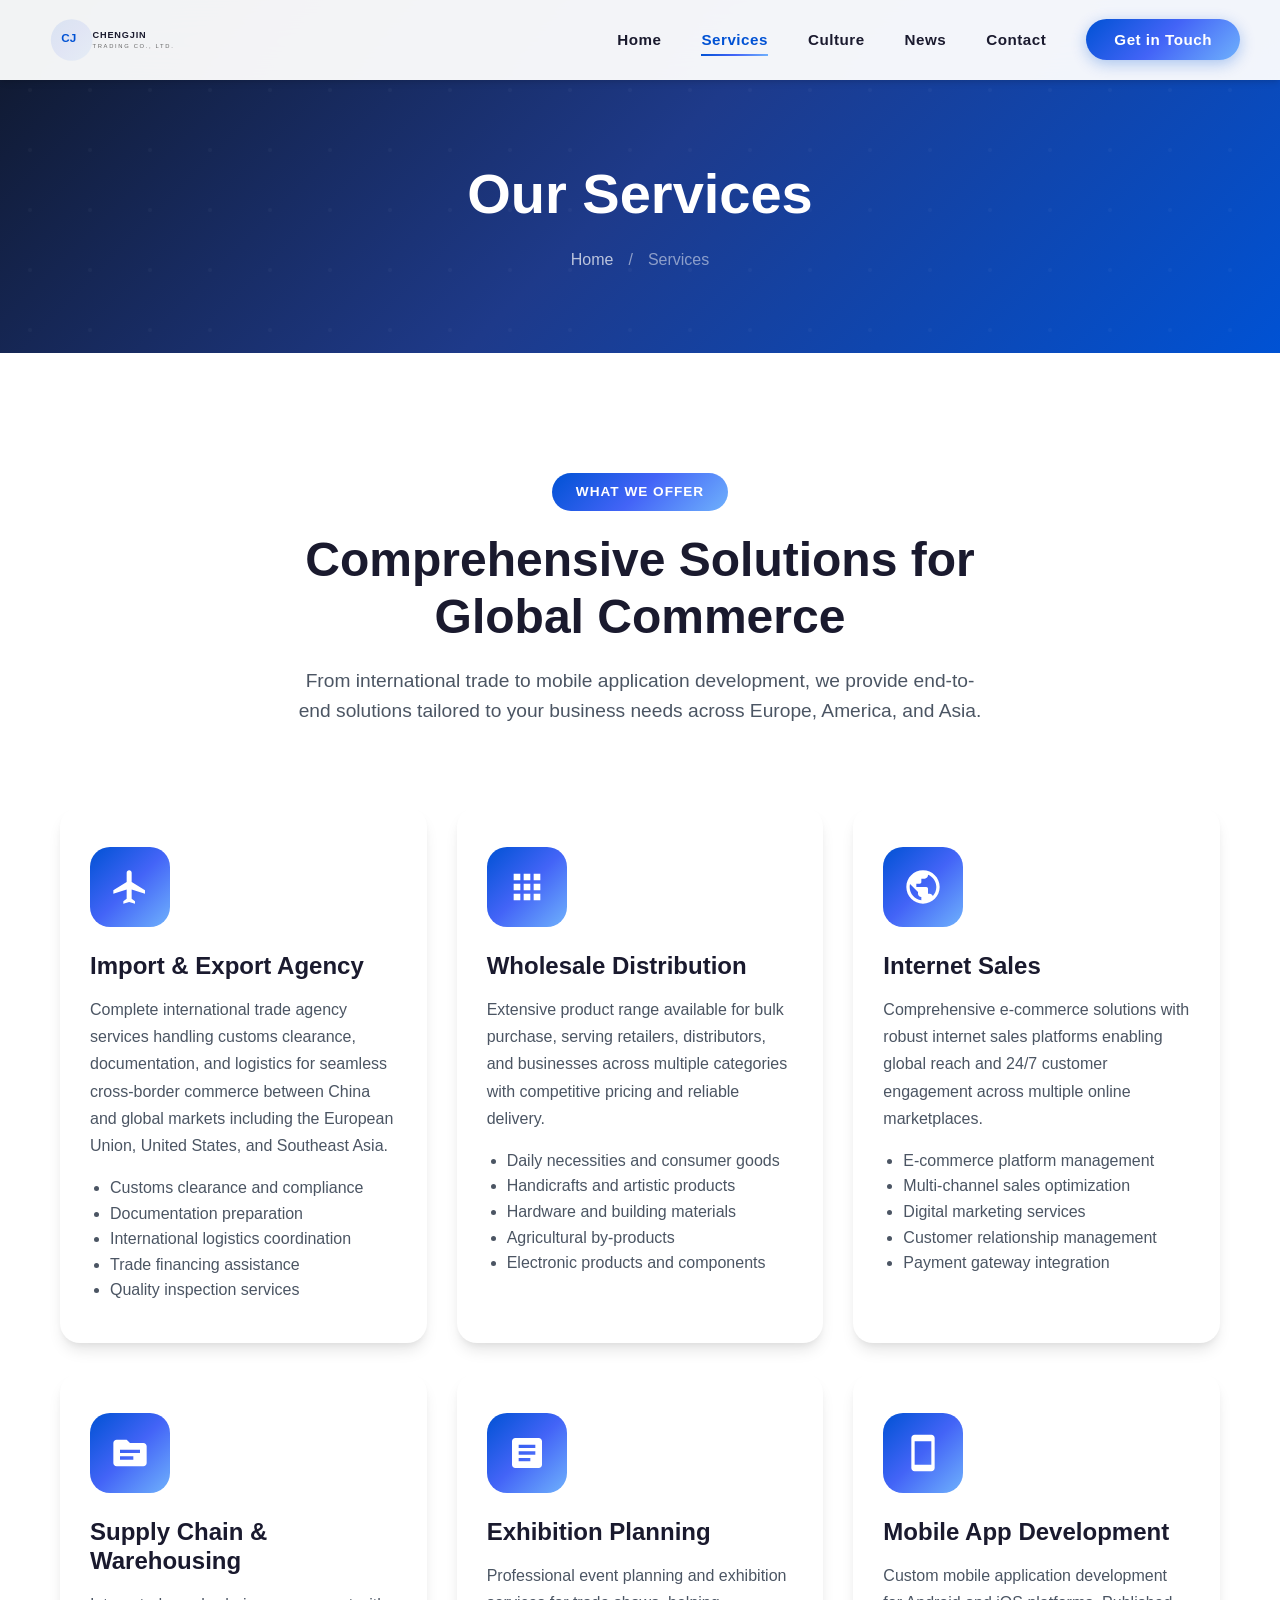
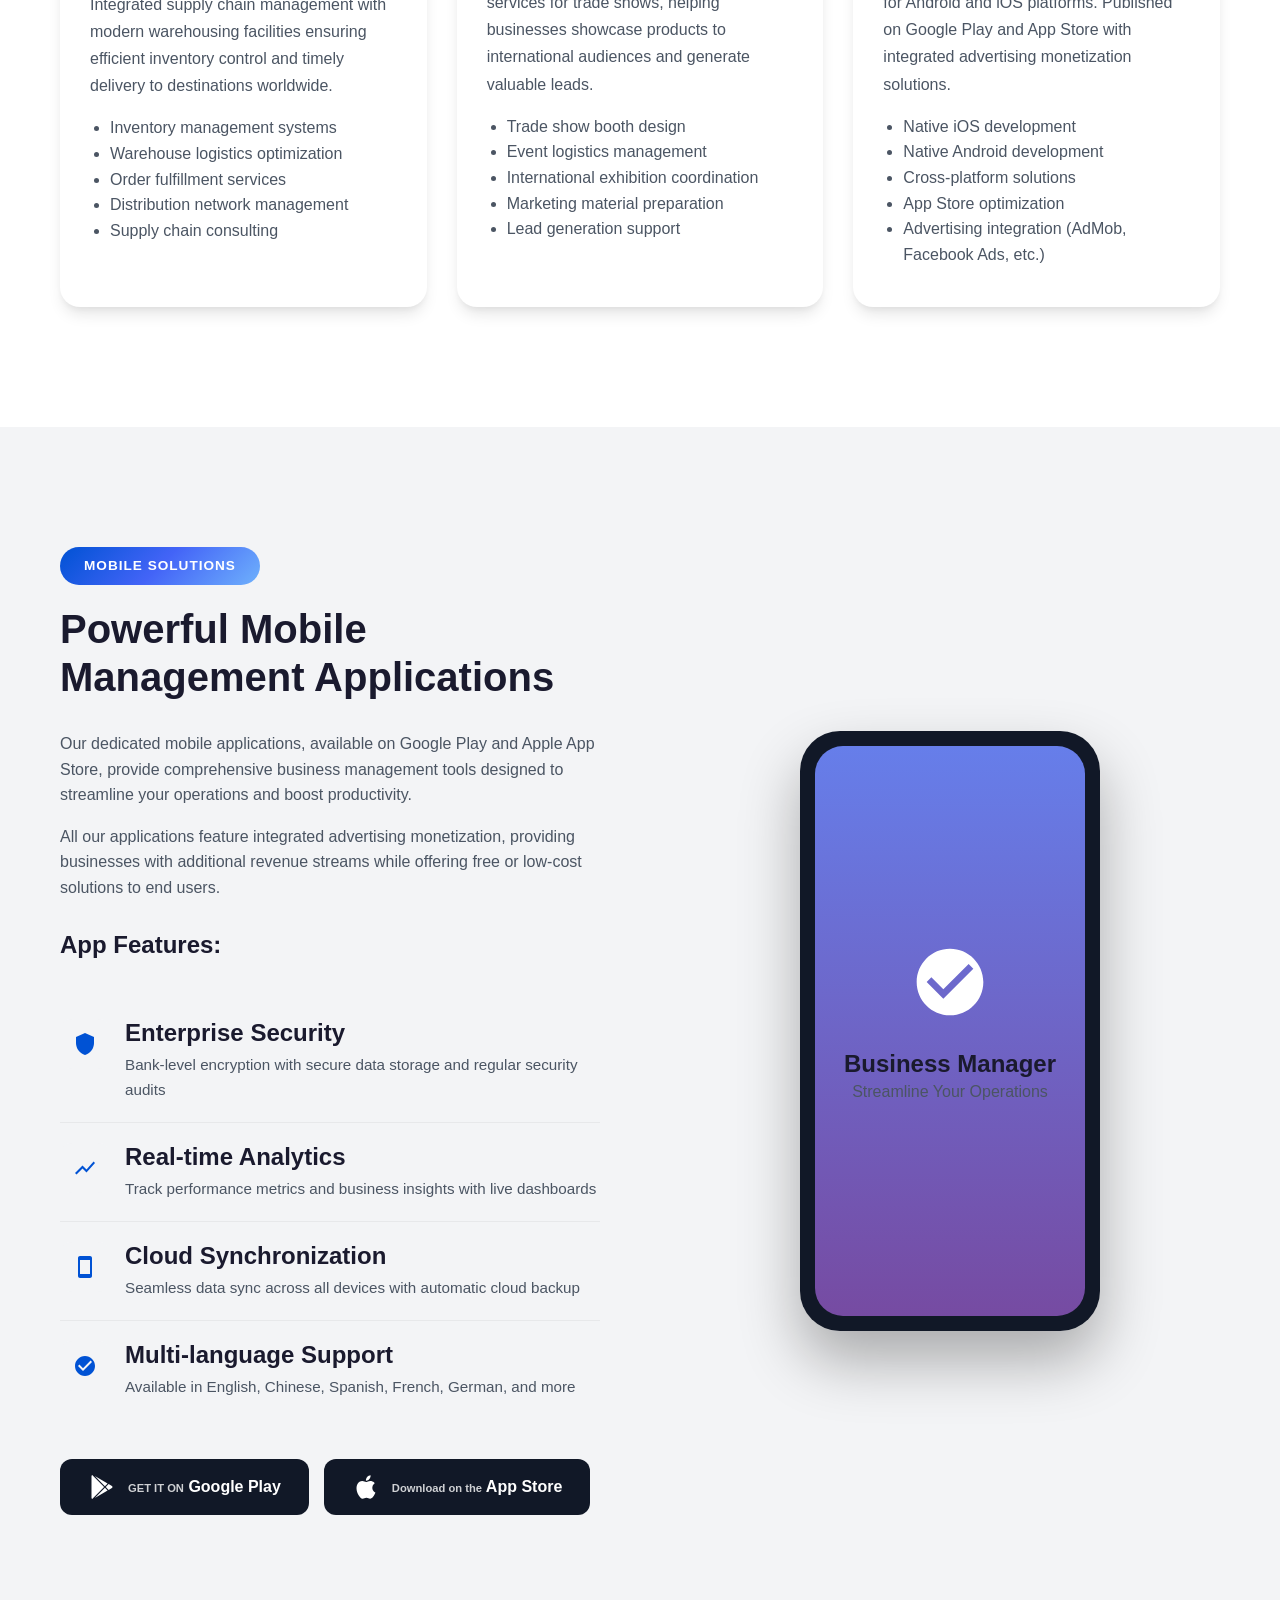
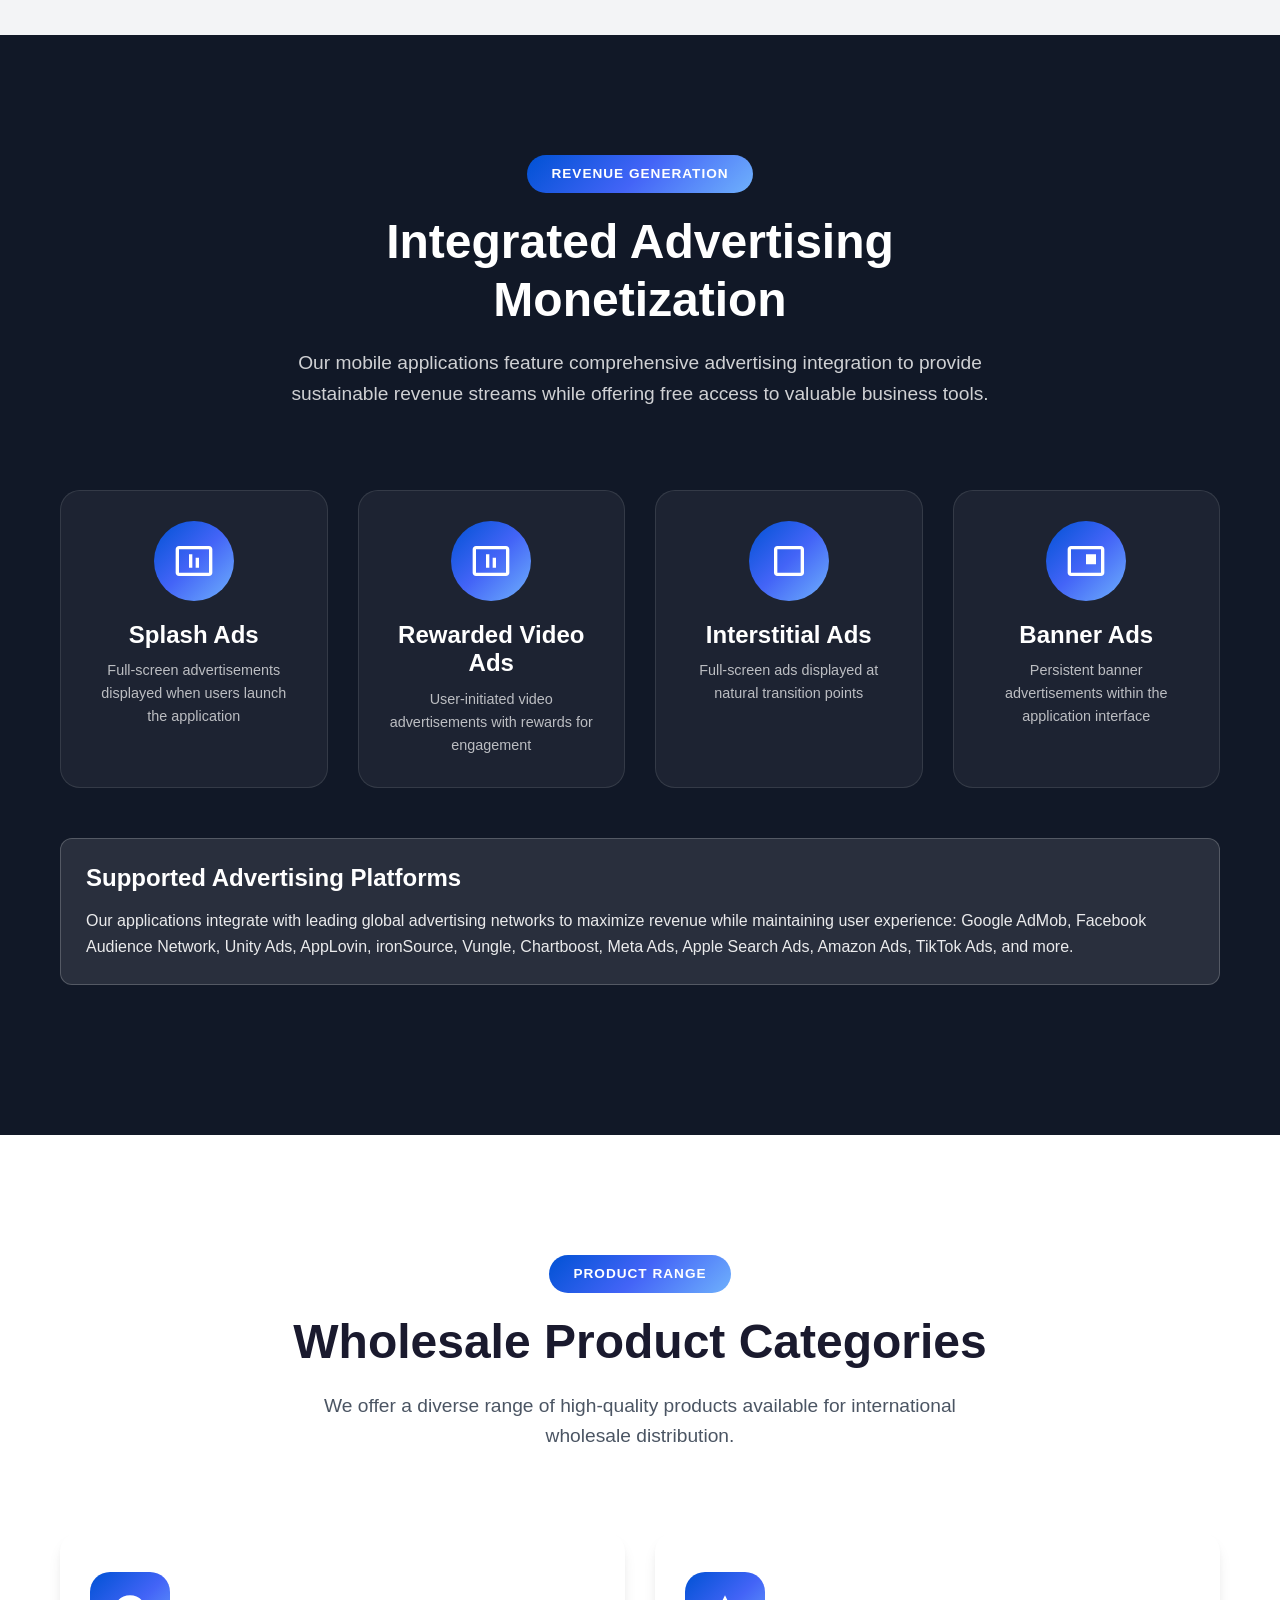
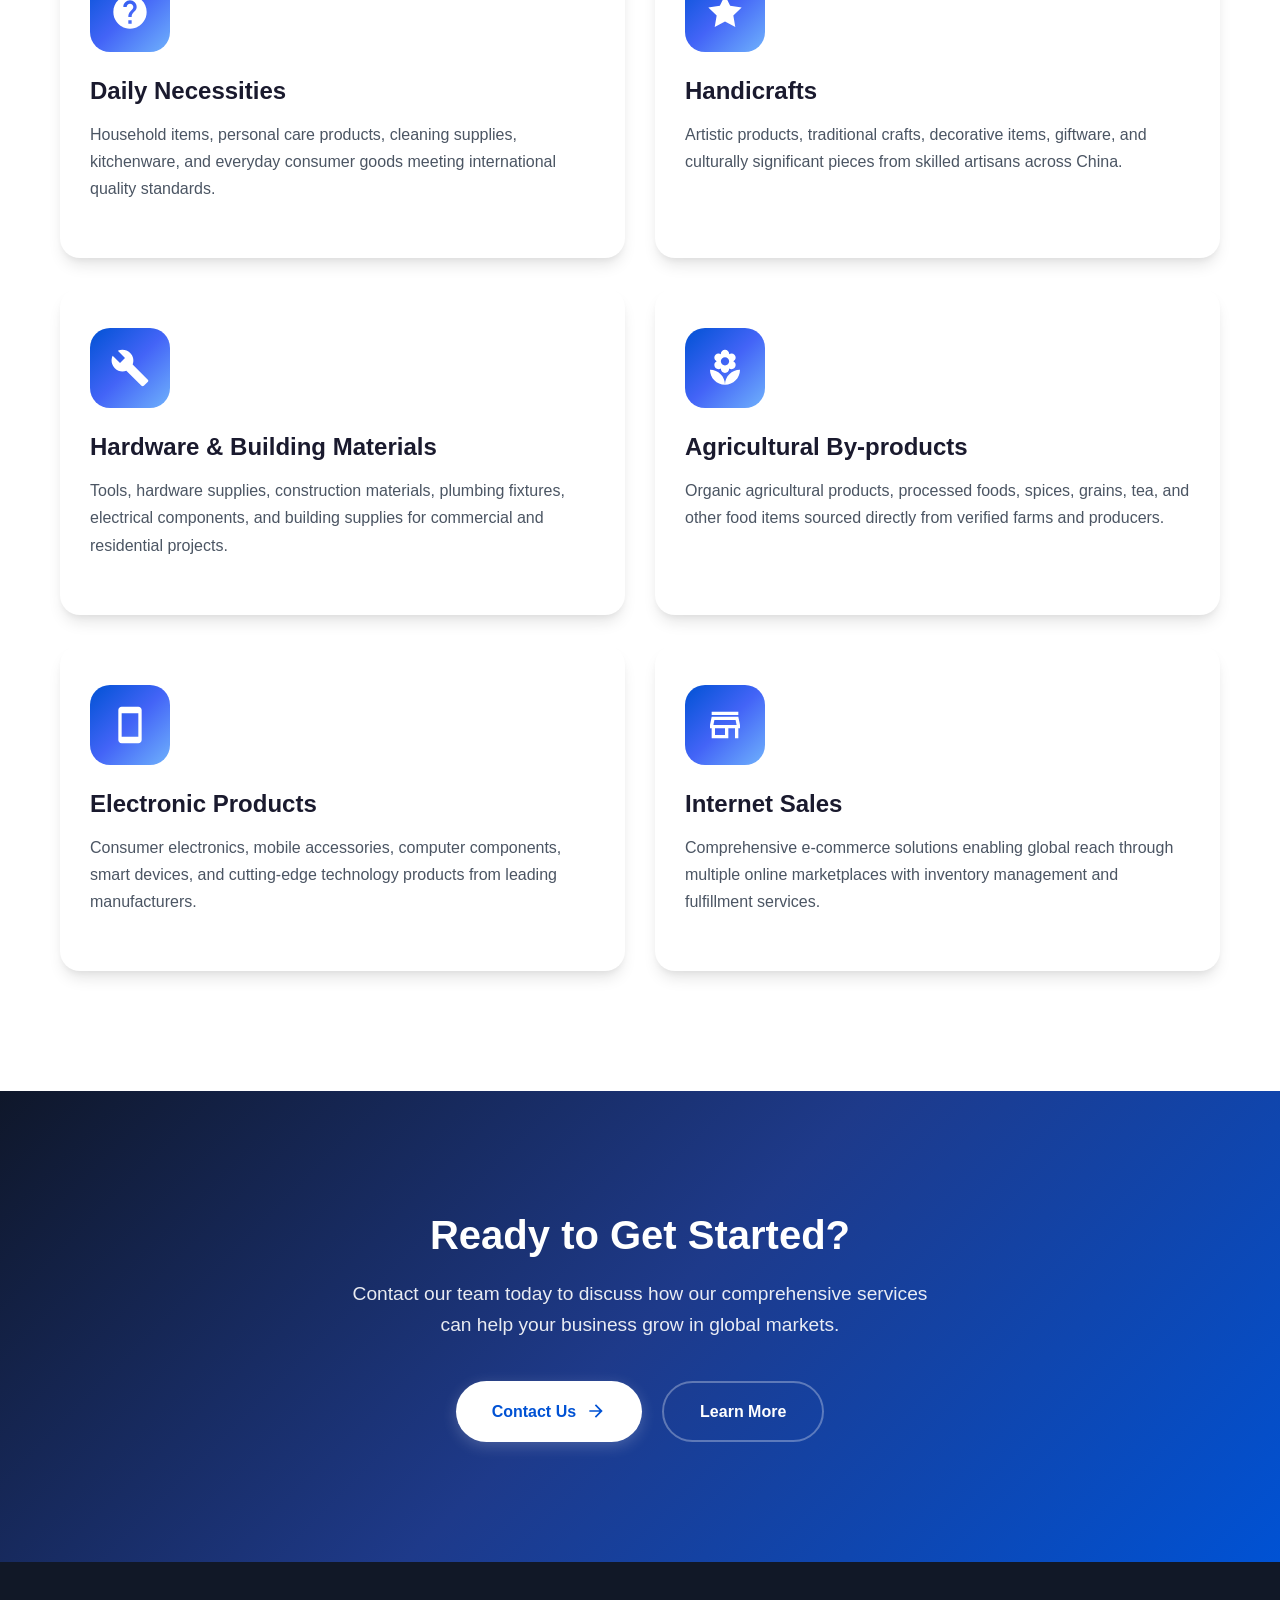
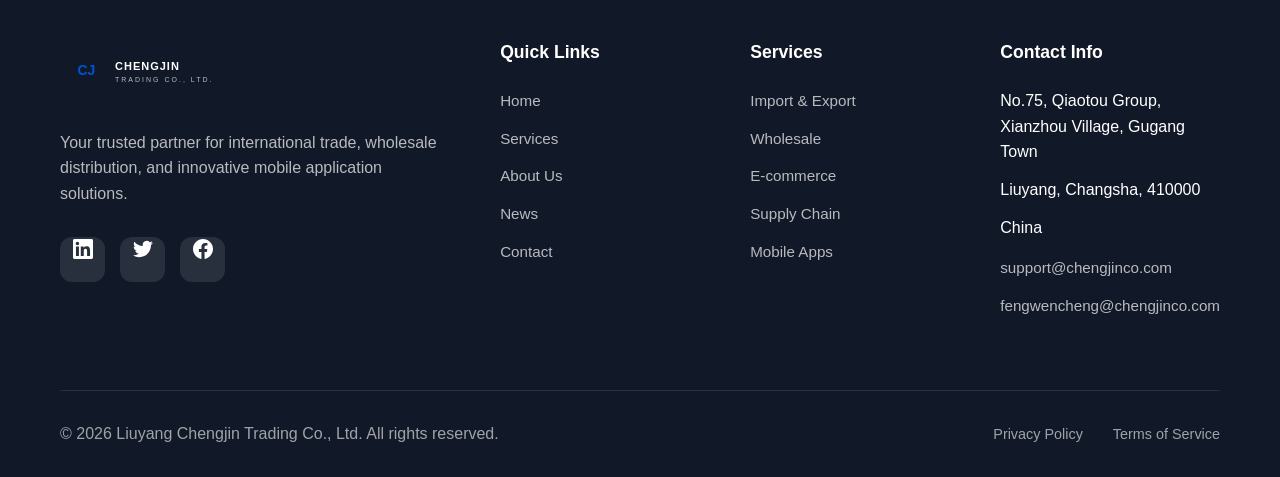
<file: services.html>
<!DOCTYPE html>
<html lang="en">
<head>
    <meta charset="UTF-8">
    <meta name="viewport" content="width=device-width, initial-scale=1.0">
    <meta name="description" content="Chengjin Trading Services - Import/export agency, wholesale distribution, mobile app development, supply chain management, and exhibition planning for global markets.">
    <meta name="keywords" content="import export, wholesale, mobile app development, supply chain, e-commerce, logistics, exhibition planning, trade agency">
    <meta name="author" content="Liuyang Chengjin Trading Co., Ltd.">
    <meta name="robots" content="index, follow">
    
    <meta property="og:type" content="website">
    <meta property="og:url" content="https://chengjinco.com/services.html">
    <meta property="og:title" content="Our Services - Chengjin Trading Co., Ltd.">
    <meta property="og:description" content="Comprehensive trade solutions including import/export, wholesale, mobile apps, and supply chain management.">
    
    <link rel="canonical" href="https://chengjinco.com/services.html">
    <title>Our Services - Chengjin Trading Co., Ltd.</title>
    
    <link rel="icon" type="image/svg+xml" href="images/logo.svg">
    <link rel="stylesheet" href="css/style.css">
    
    <script type="application/ld+json">
    {
        "@context": "https://schema.org",
        "@type": "Service",
        "serviceType": "International Trade Services",
        "provider": {
            "@type": "Organization",
            "name": "Liuyang Chengjin Trading Co., Ltd."
        },
        "areaServed": "Worldwide"
    }
    </script>
</head>
<body>
    <!-- Navigation -->
    <nav class="navbar" role="navigation" aria-label="Main navigation">
        <div class="nav-container">
            <a href="index.html" class="nav-logo" aria-label="Chengjin Trading Home">
                <svg viewBox="0 0 400 120" width="180" height="50">
                    <defs>
                        <linearGradient id="navLogoGradient" x1="0%" y1="0%" x2="100%" y2="100%">
                            <stop offset="0%" style="stop-color:#0052D4"/>
                            <stop offset="50%" style="stop-color:#4364F7"/>
                            <stop offset="100%" style="stop-color:#6FB1FC"/>
                        </linearGradient>
                    </defs>
                    <circle cx="60" cy="60" r="50" fill="url(#navLogoGradient)" opacity="0.1"/>
                    <text x="35" y="65" font-family="Arial, sans-serif" font-size="28" font-weight="bold" fill="#0052D4">CJ</text>
                    <text x="110" y="55" font-family="Arial, sans-serif" font-size="22" font-weight="bold" fill="#1a1a2e" letter-spacing="2">CHENGJIN</text>
                    <text x="110" y="80" font-family="Arial, sans-serif" font-size="14" fill="#666" letter-spacing="4">TRADING CO., LTD.</text>
                    <line x1="110" y1="90" x2="280" y2="90" stroke="url(#navLogoGradient)" stroke-width="2"/>
                </svg>
            </a>
            
            <ul class="nav-menu">
                <li><a href="index.html" class="nav-link">Home</a></li>
                <li><a href="services.html" class="nav-link active">Services</a></li>
                <li><a href="culture.html" class="nav-link">Culture</a></li>
                <li><a href="news.html" class="nav-link">News</a></li>
                <li><a href="contact.html" class="nav-link">Contact</a></li>
                <li><a href="contact.html" class="nav-link nav-cta">Get in Touch</a></li>
            </ul>
            
            <div class="menu-toggle" aria-label="Toggle menu" role="button" tabindex="0">
                <span></span>
                <span></span>
                <span></span>
            </div>
        </div>
    </nav>
    
    <!-- Mobile Menu -->
    <div class="mobile-menu">
        <ul>
            <li><a href="index.html">Home</a></li>
            <li><a href="services.html">Services</a></li>
            <li><a href="culture.html">Culture</a></li>
            <li><a href="news.html">News</a></li>
            <li><a href="contact.html">Contact</a></li>
        </ul>
    </div>

    <!-- Page Header -->
    <header class="page-header">
        <div class="container">
            <h1>Our Services</h1>
            <div class="breadcrumb">
                <a href="index.html">Home</a>
                <span>/</span>
                <span>Services</span>
            </div>
        </div>
    </header>

    <!-- Services Overview -->
    <section class="section" aria-labelledby="services-overview">
        <div class="container">
            <div class="section-header fade-in">
                <span class="section-label">What We Offer</span>
                <h2 id="services-overview" class="section-title">Comprehensive Solutions for Global Commerce</h2>
                <p class="section-subtitle">From international trade to mobile application development, we provide end-to-end solutions tailored to your business needs across Europe, America, and Asia.</p>
            </div>
            
            <div class="services-grid">
                <article class="service-card fade-in">
                    <div class="service-icon">
                        <svg viewBox="0 0 24 24" fill="currentColor">
                            <path d="M21 16v-2l-8-5V3.5c0-.83-.67-1.5-1.5-1.5S10 2.67 10 3.5V9l-8 5v2l8-2.5V19l-2 1.5V22l3.5-1 3.5 1v-1.5L13 19v-5.5l8 2.5z"/>
                        </svg>
                    </div>
                    <h3>Import & Export Agency</h3>
                    <p>Complete international trade agency services handling customs clearance, documentation, and logistics for seamless cross-border commerce between China and global markets including the European Union, United States, and Southeast Asia.</p>
                    <ul style="margin-top: 15px; padding-left: 20px; color: var(--text-secondary);">
                        <li>Customs clearance and compliance</li>
                        <li>Documentation preparation</li>
                        <li>International logistics coordination</li>
                        <li>Trade financing assistance</li>
                        <li>Quality inspection services</li>
                    </ul>
                </article>
                
                <article class="service-card fade-in">
                    <div class="service-icon">
                        <svg viewBox="0 0 24 24" fill="currentColor">
                            <path d="M4 8h4V4H4v4zm6 12h4v-4h-4v4zm-6 0h4v-4H4v4zm0-6h4v-4H4v4zm6 0h4v-4h-4v4zm6-10v4h4V4h-4zm-6 4h4V4h-4v4zm6 6h4v-4h-4v4zm0 6h4v-4h-4v4z"/>
                        </svg>
                    </div>
                    <h3>Wholesale Distribution</h3>
                    <p>Extensive product range available for bulk purchase, serving retailers, distributors, and businesses across multiple categories with competitive pricing and reliable delivery.</p>
                    <ul style="margin-top: 15px; padding-left: 20px; color: var(--text-secondary);">
                        <li>Daily necessities and consumer goods</li>
                        <li>Handicrafts and artistic products</li>
                        <li>Hardware and building materials</li>
                        <li>Agricultural by-products</li>
                        <li>Electronic products and components</li>
                    </ul>
                </article>
                
                <article class="service-card fade-in">
                    <div class="service-icon">
                        <svg viewBox="0 0 24 24" fill="currentColor">
                            <path d="M12 2C6.48 2 2 6.48 2 12s4.48 10 10 10 10-4.48 10-10S17.52 2 12 2zm-1 17.93c-3.95-.49-7-3.85-7-7.93 0-.62.08-1.21.21-1.79L9 15v1c0 1.1.9 2 2 2v1.93zm6.9-2.54c-.26-.81-1-1.39-1.9-1.39h-1v-3c0-.55-.45-1-1-1H8v-2h2c.55 0 1-.45 1-1V7h2c1.1 0 2-.9 2-2v-.41c2.93 1.19 5 4.06 5 7.41 0 2.08-.8 3.97-2.1 5.39z"/>
                        </svg>
                    </div>
                    <h3>Internet Sales</h3>
                    <p>Comprehensive e-commerce solutions with robust internet sales platforms enabling global reach and 24/7 customer engagement across multiple online marketplaces.</p>
                    <ul style="margin-top: 15px; padding-left: 20px; color: var(--text-secondary);">
                        <li>E-commerce platform management</li>
                        <li>Multi-channel sales optimization</li>
                        <li>Digital marketing services</li>
                        <li>Customer relationship management</li>
                        <li>Payment gateway integration</li>
                    </ul>
                </article>
                
                <article class="service-card fade-in">
                    <div class="service-icon">
                        <svg viewBox="0 0 24 24" fill="currentColor">
                            <path d="M20 6h-8l-2-2H4c-1.1 0-1.99.9-1.99 2L2 18c0 1.1.9 2 2 2h16c1.1 0 2-.9 2-2V8c0-1.1-.9-2-2-2zm-6 10H6v-2h8v2zm4-4H6v-2h12v2z"/>
                        </svg>
                    </div>
                    <h3>Supply Chain & Warehousing</h3>
                    <p>Integrated supply chain management with modern warehousing facilities ensuring efficient inventory control and timely delivery to destinations worldwide.</p>
                    <ul style="margin-top: 15px; padding-left: 20px; color: var(--text-secondary);">
                        <li>Inventory management systems</li>
                        <li>Warehouse logistics optimization</li>
                        <li>Order fulfillment services</li>
                        <li>Distribution network management</li>
                        <li>Supply chain consulting</li>
                    </ul>
                </article>
                
                <article class="service-card fade-in">
                    <div class="service-icon">
                        <svg viewBox="0 0 24 24" fill="currentColor">
                            <path d="M19 3H5c-1.1 0-2 .9-2 2v14c0 1.1.9 2 2 2h14c1.1 0 2-.9 2-2V5c0-1.1-.9-2-2-2zm-5 14H7v-2h7v2zm3-4H7v-2h10v2zm0-4H7V7h10v2z"/>
                        </svg>
                    </div>
                    <h3>Exhibition Planning</h3>
                    <p>Professional event planning and exhibition services for trade shows, helping businesses showcase products to international audiences and generate valuable leads.</p>
                    <ul style="margin-top: 15px; padding-left: 20px; color: var(--text-secondary);">
                        <li>Trade show booth design</li>
                        <li>Event logistics management</li>
                        <li>International exhibition coordination</li>
                        <li>Marketing material preparation</li>
                        <li>Lead generation support</li>
                    </ul>
                </article>
                
                <article class="service-card fade-in">
                    <div class="service-icon">
                        <svg viewBox="0 0 24 24" fill="currentColor">
                            <path d="M17 1.01L7 1c-1.1 0-2 .9-2 2v18c0 1.1.9 2 2 2h10c1.1 0 2-.9 2-2V3c0-1.1-.9-1.99-2-1.99zM17 19H7V5h10v14z"/>
                        </svg>
                    </div>
                    <h3>Mobile App Development</h3>
                    <p>Custom mobile application development for Android and iOS platforms. Published on Google Play and App Store with integrated advertising monetization solutions.</p>
                    <ul style="margin-top: 15px; padding-left: 20px; color: var(--text-secondary);">
                        <li>Native iOS development</li>
                        <li>Native Android development</li>
                        <li>Cross-platform solutions</li>
                        <li>App Store optimization</li>
                        <li>Advertising integration (AdMob, Facebook Ads, etc.)</li>
                    </ul>
                </article>
            </div>
        </div>
    </section>

    <!-- Mobile App Section -->
    <section class="section section-light" aria-labelledby="mobile-app">
        <div class="container">
            <div class="app-showcase">
                <div class="app-content fade-in slide-in-left">
                    <span class="section-label">Mobile Solutions</span>
                    <h2 id="mobile-app">Powerful Mobile Management Applications</h2>
                    <p>Our dedicated mobile applications, available on Google Play and Apple App Store, provide comprehensive business management tools designed to streamline your operations and boost productivity.</p>
                    <p style="margin-top: 15px;">All our applications feature integrated advertising monetization, providing businesses with additional revenue streams while offering free or low-cost solutions to end users.</p>
                    
                    <h4 style="margin-top: 30px; margin-bottom: 20px;">App Features:</h4>
                    <ul class="app-features">
                        <li>
                            <div class="app-feature-icon">
                                <svg viewBox="0 0 24 24" fill="currentColor">
                                    <path d="M12 1L3 5v6c0 5.55 3.84 10.74 9 12 5.16-1.26 9-6.45 9-12V5l-9-4z"/>
                                </svg>
                            </div>
                            <div class="app-feature-content">
                                <h4>Enterprise Security</h4>
                                <p>Bank-level encryption with secure data storage and regular security audits</p>
                            </div>
                        </li>
                        <li>
                            <div class="app-feature-icon">
                                <svg viewBox="0 0 24 24" fill="currentColor">
                                    <path d="M3.5 18.49l6-6.01 4 4L22 6.92l-1.41-1.41-7.09 7.97-4-4L2 16.99z"/>
                                </svg>
                            </div>
                            <div class="app-feature-content">
                                <h4>Real-time Analytics</h4>
                                <p>Track performance metrics and business insights with live dashboards</p>
                            </div>
                        </li>
                        <li>
                            <div class="app-feature-icon">
                                <svg viewBox="0 0 24 24" fill="currentColor">
                                    <path d="M17 1.01L7 1c-1.1 0-2 .9-2 2v18c0 1.1.9 2 2 2h10c1.1 0 2-.9 2-2V3c0-1.1-.9-1.99-2-1.99zM17 19H7V5h10v14z"/>
                                </svg>
                            </div>
                            <div class="app-feature-content">
                                <h4>Cloud Synchronization</h4>
                                <p>Seamless data sync across all devices with automatic cloud backup</p>
                            </div>
                        </li>
                        <li>
                            <div class="app-feature-icon">
                                <svg viewBox="0 0 24 24" fill="currentColor">
                                    <path d="M12 2C6.48 2 2 6.48 2 12s4.48 10 10 10 10-4.48 10-10S17.52 2 12 2zm-2 15l-5-5 1.41-1.41L10 14.17l7.59-7.59L19 8l-9 9z"/>
                                </svg>
                            </div>
                            <div class="app-feature-content">
                                <h4>Multi-language Support</h4>
                                <p>Available in English, Chinese, Spanish, French, German, and more</p>
                            </div>
                        </li>
                    </ul>
                    
                    <div class="app-stores">
                        <a href="https://play.google.com/store/apps/dev?id=chengjinco" class="store-btn" target="_blank" rel="noopener noreferrer" aria-label="Download on Google Play">
                            <svg viewBox="0 0 24 24" fill="currentColor">
                                <path d="M3.609 1.814L13.792 12 3.61 22.186a.996.996 0 0 1-.61-.92V2.734a1 1 0 0 1 .609-.92zm10.89 10.893l2.302 2.302-10.937 6.333 8.635-8.635zm3.199-3.198l2.807 1.626a1 1 0 0 1 0 1.73l-2.808 1.626L15.206 12l2.492-2.491zM5.864 2.658L16.8 8.99l-2.302 2.302-8.634-8.634z"/>
                            </svg>
                            <span>
                                <span class="small-text">GET IT ON</span>
                                <span class="large-text">Google Play</span>
                            </span>
                        </a>
                        <a href="https://apps.apple.com/dev/chengjinco" class="store-btn" target="_blank" rel="noopener noreferrer" aria-label="Download on App Store">
                            <svg viewBox="0 0 24 24" fill="currentColor">
                                <path d="M18.71 19.5c-.83 1.24-1.71 2.45-3.05 2.47-1.34.03-1.77-.79-3.29-.79-1.53 0-2 .77-3.27.82-1.31.05-2.3-1.32-3.14-2.53C4.25 17 2.94 12.45 4.7 9.39c.87-1.52 2.43-2.48 4.12-2.51 1.28-.02 2.5.87 3.29.87.78 0 2.26-1.07 3.81-.91.65.03 2.47.26 3.64 1.98-.09.06-2.17 1.28-2.15 3.81.03 3.02 2.65 4.03 2.68 4.04-.03.07-.42 1.44-1.38 2.83M13 3.5c.73-.83 1.94-1.46 2.94-1.5.13 1.17-.34 2.35-1.04 3.19-.69.85-1.83 1.51-2.95 1.42-.15-1.15.41-2.35 1.05-3.11z"/>
                            </svg>
                            <span>
                                <span class="small-text">Download on the</span>
                                <span class="large-text">App Store</span>
                            </span>
                        </a>
                    </div>
                </div>
                
                <div class="app-preview fade-in slide-in-right">
                    <div class="phone-mockup">
                        <div class="phone-screen">
                            <div class="phone-screen-content">
                                <svg viewBox="0 0 24 24" fill="currentColor">
                                    <path d="M12 2C6.48 2 2 6.48 2 12s4.48 10 10 10 10-4.48 10-10S17.52 2 12 2zm-2 15l-5-5 1.41-1.41L10 14.17l7.59-7.59L19 8l-9 9z"/>
                                </svg>
                                <h4>Business Manager</h4>
                                <p>Streamline Your Operations</p>
                            </div>
                        </div>
                    </div>
                </div>
            </div>
        </div>
    </section>

    <!-- Ad Monetization Section -->
    <section class="section section-dark" aria-labelledby="ad-monetization">
        <div class="container">
            <div class="section-header fade-in">
                <span class="section-label">Revenue Generation</span>
                <h2 id="ad-monetization" class="section-title" style="color: white;">Integrated Advertising Monetization</h2>
                <p class="section-subtitle" style="color: rgba(255,255,255,0.8);">Our mobile applications feature comprehensive advertising integration to provide sustainable revenue streams while offering free access to valuable business tools.</p>
            </div>
            
            <div class="ad-types-grid">
                <div class="ad-type-card fade-in">
                    <div class="ad-type-icon">
                        <svg viewBox="0 0 24 24" fill="currentColor">
                            <path d="M21 3H3c-1.1 0-2 .9-2 2v14c0 1.1.9 2 2 2h18c1.1 0 2-.9 2-2V5c0-1.1-.9-2-2-2zm0 16H3V5h18v14zM9 8h2v8H9zm4 2h2v6h-2z"/>
                        </svg>
                    </div>
                    <h4>Splash Ads</h4>
                    <p>Full-screen advertisements displayed when users launch the application</p>
                </div>
                
                <div class="ad-type-card fade-in">
                    <div class="ad-type-icon">
                        <svg viewBox="0 0 24 24" fill="currentColor">
                            <path d="M21 3H3c-1.1 0-2 .9-2 2v14c0 1.1.9 2 2 2h18c1.1 0 2-.9 2-2V5c0-1.1-.9-2-2-2zm0 16H3V5h18v14zM9 8h2v8H9zm4 2h2v6h-2z"/>
                        </svg>
                    </div>
                    <h4>Rewarded Video Ads</h4>
                    <p>User-initiated video advertisements with rewards for engagement</p>
                </div>
                
                <div class="ad-type-card fade-in">
                    <div class="ad-type-icon">
                        <svg viewBox="0 0 24 24" fill="currentColor">
                            <path d="M19 3H5c-1.1 0-2 .9-2 2v14c0 1.1.9 2 2 2h14c1.1 0 2-.9 2-2V5c0-1.1-.9-2-2-2zm0 16H5V5h14v14z"/>
                        </svg>
                    </div>
                    <h4>Interstitial Ads</h4>
                    <p>Full-screen ads displayed at natural transition points</p>
                </div>
                
                <div class="ad-type-card fade-in">
                    <div class="ad-type-icon">
                        <svg viewBox="0 0 24 24" fill="currentColor">
                            <path d="M21 3H3c-1.1 0-2 .9-2 2v14c0 1.1.9 2 2 2h18c1.1 0 2-.9 2-2V5c0-1.1-.9-2-2-2zm0 16H3V5h18v14zm-9-11h6v6h-6z"/>
                        </svg>
                    </div>
                    <h4>Banner Ads</h4>
                    <p>Persistent banner advertisements within the application interface</p>
                </div>
            </div>
            
            <div class="legal-highlight" style="margin-top: 50px; background: rgba(255,255,255,0.1); border: 1px solid rgba(255,255,255,0.2);">
                <h4 style="color: white; margin-bottom: 15px;">Supported Advertising Platforms</h4>
                <p style="color: rgba(255,255,255,0.9); margin: 0;">Our applications integrate with leading global advertising networks to maximize revenue while maintaining user experience: Google AdMob, Facebook Audience Network, Unity Ads, AppLovin, ironSource, Vungle, Chartboost, Meta Ads, Apple Search Ads, Amazon Ads, TikTok Ads, and more.</p>
            </div>
        </div>
    </section>

    <!-- Product Categories -->
    <section class="section" aria-labelledby="products">
        <div class="container">
            <div class="section-header fade-in">
                <span class="section-label">Product Range</span>
                <h2 id="products" class="section-title">Wholesale Product Categories</h2>
                <p class="section-subtitle">We offer a diverse range of high-quality products available for international wholesale distribution.</p>
            </div>
            
            <div class="services-grid" style="grid-template-columns: repeat(2, 1fr);">
                <article class="service-card fade-in">
                    <div class="service-icon">
                        <svg viewBox="0 0 24 24" fill="currentColor">
                            <path d="M12 2C6.48 2 2 6.48 2 12s4.48 10 10 10 10-4.48 10-10S17.52 2 12 2zm1 17h-2v-2h2v2zm2.07-7.75l-.9.92C13.45 12.9 13 13.5 13 15h-2v-.5c0-1.1.45-2.1 1.17-2.83l1.24-1.26c.37-.36.59-.86.59-1.41 0-1.1-.9-2-2-2s-2 .9-2 2H8c0-2.21 1.79-4 4-4s4 1.79 4 4c0 .88-.36 1.68-.93 2.25z"/>
                        </svg>
                    </div>
                    <h3>Daily Necessities</h3>
                    <p>Household items, personal care products, cleaning supplies, kitchenware, and everyday consumer goods meeting international quality standards.</p>
                </article>
                
                <article class="service-card fade-in">
                    <div class="service-icon">
                        <svg viewBox="0 0 24 24" fill="currentColor">
                            <path d="M12 2l3.09 6.26L22 9.27l-5 4.87 1.18 6.88L12 17.77l-6.18 3.25L7 14.14 2 9.27l6.91-1.01L12 2z"/>
                        </svg>
                    </div>
                    <h3>Handicrafts</h3>
                    <p>Artistic products, traditional crafts, decorative items, giftware, and culturally significant pieces from skilled artisans across China.</p>
                </article>
                
                <article class="service-card fade-in">
                    <div class="service-icon">
                        <svg viewBox="0 0 24 24" fill="currentColor">
                            <path d="M22.7 19l-9.1-9.1c.9-2.3.4-5-1.5-6.9-2-2-5-2.4-7.4-1.3L9 6 6 9 1.6 4.7C.4 7.1.9 10.1 2.9 12.1c1.9 1.9 4.6 2.4 6.9 1.5l9.1 9.1c.4.4 1 .4 1.4 0l2.3-2.3c.5-.4.5-1.1.1-1.4z"/>
                        </svg>
                    </div>
                    <h3>Hardware & Building Materials</h3>
                    <p>Tools, hardware supplies, construction materials, plumbing fixtures, electrical components, and building supplies for commercial and residential projects.</p>
                </article>
                
                <article class="service-card fade-in">
                    <div class="service-icon">
                        <svg viewBox="0 0 24 24" fill="currentColor">
                            <path d="M12 22c4.97 0 9-4.03 9-9-4.97 0-9 4.03-9 9zM5.6 10.25c0 1.38 1.12 2.5 2.5 2.5.53 0 1.01-.16 1.42-.44l-.02.19c0 1.38 1.12 2.5 2.5 2.5s2.5-1.12 2.5-2.5l-.02-.19c.4.28.89.44 1.42.44 1.38 0 2.5-1.12 2.5-2.5 0-1-.59-1.85-1.43-2.25.84-.4 1.43-1.25 1.43-2.25 0-1.38-1.12-2.5-2.5-2.5-.53 0-1.01.16-1.42.44l.02-.19C14.5 2.12 13.38 1 12 1S9.5 2.12 9.5 3.5l.02.19c-.4-.28-.89-.44-1.42-.44-1.38 0-2.5 1.12-2.5 2.5 0 1 .59 1.85 1.43 2.25-.84.4-1.43 1.25-1.43 2.25zM12 5.5c1.38 0 2.5 1.12 2.5 2.5s-1.12 2.5-2.5 2.5S9.5 9.38 9.5 8s1.12-2.5 2.5-2.5zM3 13c0 4.97 4.03 9 9 9 0-4.97-4.03-9-9-9z"/>
                        </svg>
                    </div>
                    <h3>Agricultural By-products</h3>
                    <p>Organic agricultural products, processed foods, spices, grains, tea, and other food items sourced directly from verified farms and producers.</p>
                </article>
                
                <article class="service-card fade-in">
                    <div class="service-icon">
                        <svg viewBox="0 0 24 24" fill="currentColor">
                            <path d="M17 1.01L7 1c-1.1 0-2 .9-2 2v18c0 1.1.9 2 2 2h10c1.1 0 2-.9 2-2V3c0-1.1-.9-1.99-2-1.99zM17 19H7V5h10v14z"/>
                        </svg>
                    </div>
                    <h3>Electronic Products</h3>
                    <p>Consumer electronics, mobile accessories, computer components, smart devices, and cutting-edge technology products from leading manufacturers.</p>
                </article>
                
                <article class="service-card fade-in">
                    <div class="service-icon">
                        <svg viewBox="0 0 24 24" fill="currentColor">
                            <path d="M18.36 9l.6 3H5.04l.6-3h12.72M20 4H4v2h16V4zm0 3H4l-1 5v2h1v6h10v-6h4v6h2v-6h1v-2l-1-5zM6 18v-4h6v4H6z"/>
                        </svg>
                    </div>
                    <h3>Internet Sales</h3>
                    <p>Comprehensive e-commerce solutions enabling global reach through multiple online marketplaces with inventory management and fulfillment services.</p>
                </article>
            </div>
        </div>
    </section>

    <!-- CTA Section -->
    <section class="section" style="background: var(--gradient-hero); text-align: center;" aria-labelledby="services-cta">
        <div class="container">
            <div class="fade-in">
                <h2 id="services-cta" style="color: white; margin-bottom: 20px;">Ready to Get Started?</h2>
                <p style="color: rgba(255,255,255,0.9); font-size: 1.2rem; max-width: 600px; margin: 0 auto 40px;">Contact our team today to discuss how our comprehensive services can help your business grow in global markets.</p>
                <div style="display: flex; gap: 20px; justify-content: center; flex-wrap: wrap;">
                    <a href="contact.html" class="btn btn-primary" style="background: white; color: var(--primary-color);">
                        Contact Us
                        <svg viewBox="0 0 24 24" fill="currentColor" width="20" height="20">
                            <path d="M12 4l-1.41 1.41L16.17 11H4v2h12.17l-5.58 5.59L12 20l8-8z"/>
                        </svg>
                    </a>
                    <a href="news.html" class="btn btn-secondary">
                        Learn More
                    </a>
                </div>
            </div>
        </div>
    </section>

    <!-- Footer -->
    <footer class="footer" role="contentinfo">
        <div class="container">
            <div class="footer-grid">
                <div class="footer-brand">
                    <svg viewBox="0 0 400 120" width="200">
                        <defs>
                            <linearGradient id="footerLogoGradient" x1="0%" y1="0%" x2="100%" y2="100%">
                                <stop offset="0%" style="stop-color:#0052D4"/>
                                <stop offset="50%" style="stop-color:#4364F7"/>
                                <stop offset="100%" style="stop-color:#6FB1FC"/>
                            </linearGradient>
                        </defs>
                        <text x="35" y="65" font-family="Arial, sans-serif" font-size="28" font-weight="bold" fill="#0052D4">CJ</text>
                        <text x="110" y="55" font-family="Arial, sans-serif" font-size="22" font-weight="bold" fill="white" letter-spacing="2">CHENGJIN</text>
                        <text x="110" y="80" font-family="Arial, sans-serif" font-size="14" fill="rgba(255,255,255,0.7)" letter-spacing="4">TRADING CO., LTD.</text>
                        <line x1="110" y1="90" x2="280" y2="90" stroke="url(#footerLogoGradient)" stroke-width="2"/>
                    </svg>
                    <p>Your trusted partner for international trade, wholesale distribution, and innovative mobile application solutions.</p>
                    <div class="footer-social">
                        <a href="#" aria-label="LinkedIn"><svg viewBox="0 0 24 24" fill="currentColor"><path d="M20.447 20.452h-3.554v-5.569c0-1.328-.027-3.037-1.852-3.037-1.853 0-2.136 1.445-2.136 2.939v5.667H9.351V9h3.414v1.561h.046c.477-.9 1.637-1.85 3.37-1.85 3.601 0 4.267 2.37 4.267 5.455v6.286zM5.337 7.433c-1.144 0-2.063-.926-2.063-2.065 0-1.138.92-2.063 2.063-2.063 1.14 0 2.064.925 2.064 2.063 0 1.139-.925 2.065-2.064 2.065zm1.782 13.019H3.555V9h3.564v11.452zM22.225 0H1.771C.792 0 0 .774 0 1.729v20.542C0 23.227.792 24 1.771 24h20.451C23.2 24 24 23.227 24 22.271V1.729C24 .774 23.2 0 22.222 0h.003z"/></svg></a>
                        <a href="#" aria-label="Twitter"><svg viewBox="0 0 24 24" fill="currentColor"><path d="M23.953 4.57a10 10 0 01-2.825.775 4.958 4.958 0 002.163-2.723c-.951.555-2.005.959-3.127 1.184a4.92 4.92 0 00-8.384 4.482C7.69 8.095 4.067 6.13 1.64 3.162a4.822 4.822 0 00-.666 2.475c0 1.71.87 3.213 2.188 4.096a4.904 4.904 0 01-2.228-.616v.06a4.923 4.923 0 003.946 4.827 4.996 4.996 0 01-2.212.085 4.936 4.936 0 004.604 3.417 9.867 9.867 0 01-6.102 2.105c-.39 0-.779-.023-1.17-.067a13.995 13.995 0 007.557 2.209c9.053 0 13.998-7.496 13.998-13.985 0-.21 0-.42-.015-.63A9.935 9.935 0 0024 4.59z"/></svg></a>
                        <a href="#" aria-label="Facebook"><svg viewBox="0 0 24 24" fill="currentColor"><path d="M24 12.073c0-6.627-5.373-12-12-12s-12 5.373-12 12c0 5.99 4.388 10.954 10.125 11.854v-8.385H7.078v-3.47h3.047V9.43c0-3.007 1.792-4.669 4.533-4.669 1.312 0 2.686.235 2.686.235v2.953H15.83c-1.491 0-1.956.925-1.956 1.874v2.25h3.328l-.532 3.47h-2.796v8.385C19.612 23.027 24 18.062 24 12.073z"/></svg></a>
                    </div>
                </div>
                
                <div class="footer-column">
                    <h4>Quick Links</h4>
                    <ul class="footer-links">
                        <li><a href="index.html">Home</a></li>
                        <li><a href="services.html">Services</a></li>
                        <li><a href="culture.html">About Us</a></li>
                        <li><a href="news.html">News</a></li>
                        <li><a href="contact.html">Contact</a></li>
                    </ul>
                </div>
                
                <div class="footer-column">
                    <h4>Services</h4>
                    <ul class="footer-links">
                        <li><a href="services.html">Import & Export</a></li>
                        <li><a href="services.html">Wholesale</a></li>
                        <li><a href="services.html">E-commerce</a></li>
                        <li><a href="services.html">Supply Chain</a></li>
                        <li><a href="services.html">Mobile Apps</a></li>
                    </ul>
                </div>
                
                <div class="footer-column">
                    <h4>Contact Info</h4>
                    <ul class="footer-links">
                        <li>No.75, Qiaotou Group, Xianzhou Village, Gugang Town</li>
                        <li>Liuyang, Changsha, 410000</li>
                        <li>China</li>
                        <li style="margin-top: 15px;"><a href="mailto:support@chengjinco.com">support@chengjinco.com</a></li>
                        <li><a href="mailto:fengwencheng@chengjinco.com">fengwencheng@chengjinco.com</a></li>
                    </ul>
                </div>
            </div>
            
            <div class="footer-bottom">
                <p>&copy; 2026 Liuyang Chengjin Trading Co., Ltd. All rights reserved.</p>
                <div class="footer-legal">
                    <a href="privacy.html">Privacy Policy</a>
                    <a href="terms.html">Terms of Service</a>
                </div>
            </div>
        </div>
    </footer>

    <script src="js/main.js"></script>
</body>
</html>
</file>
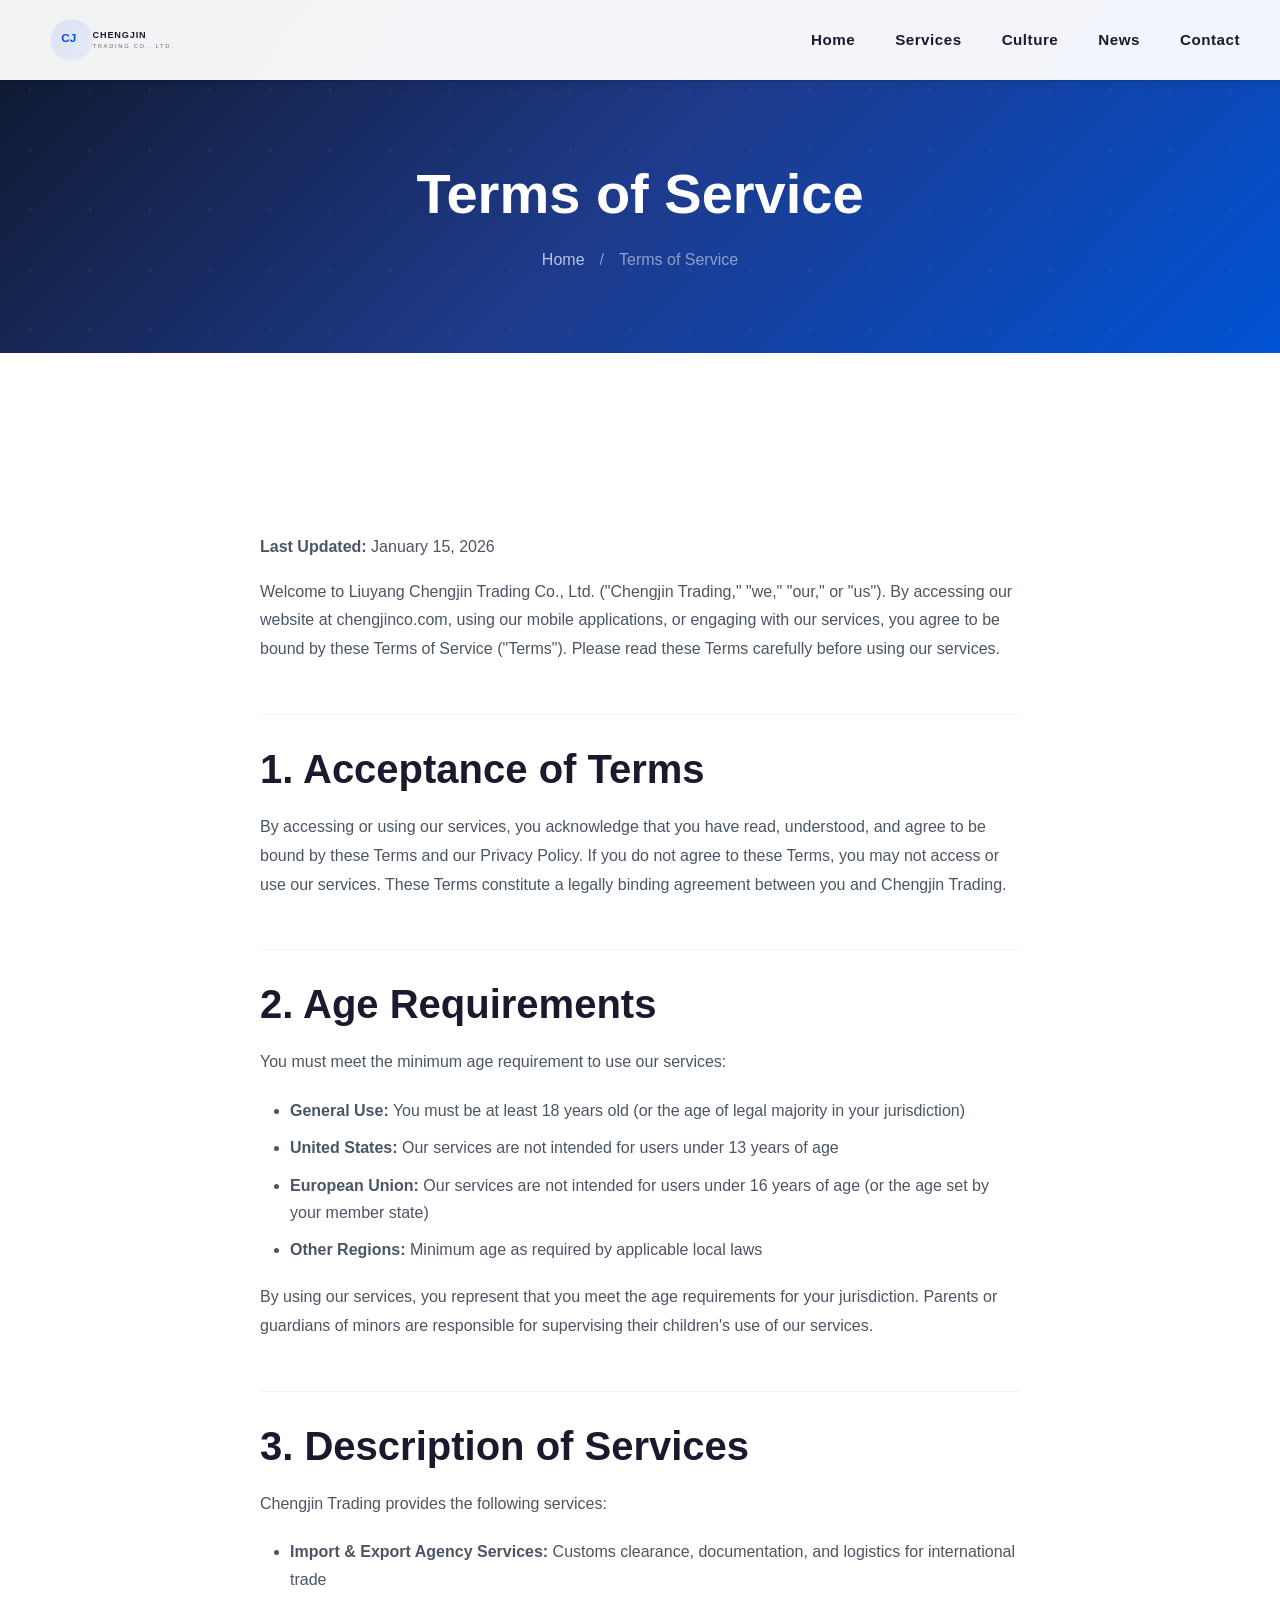
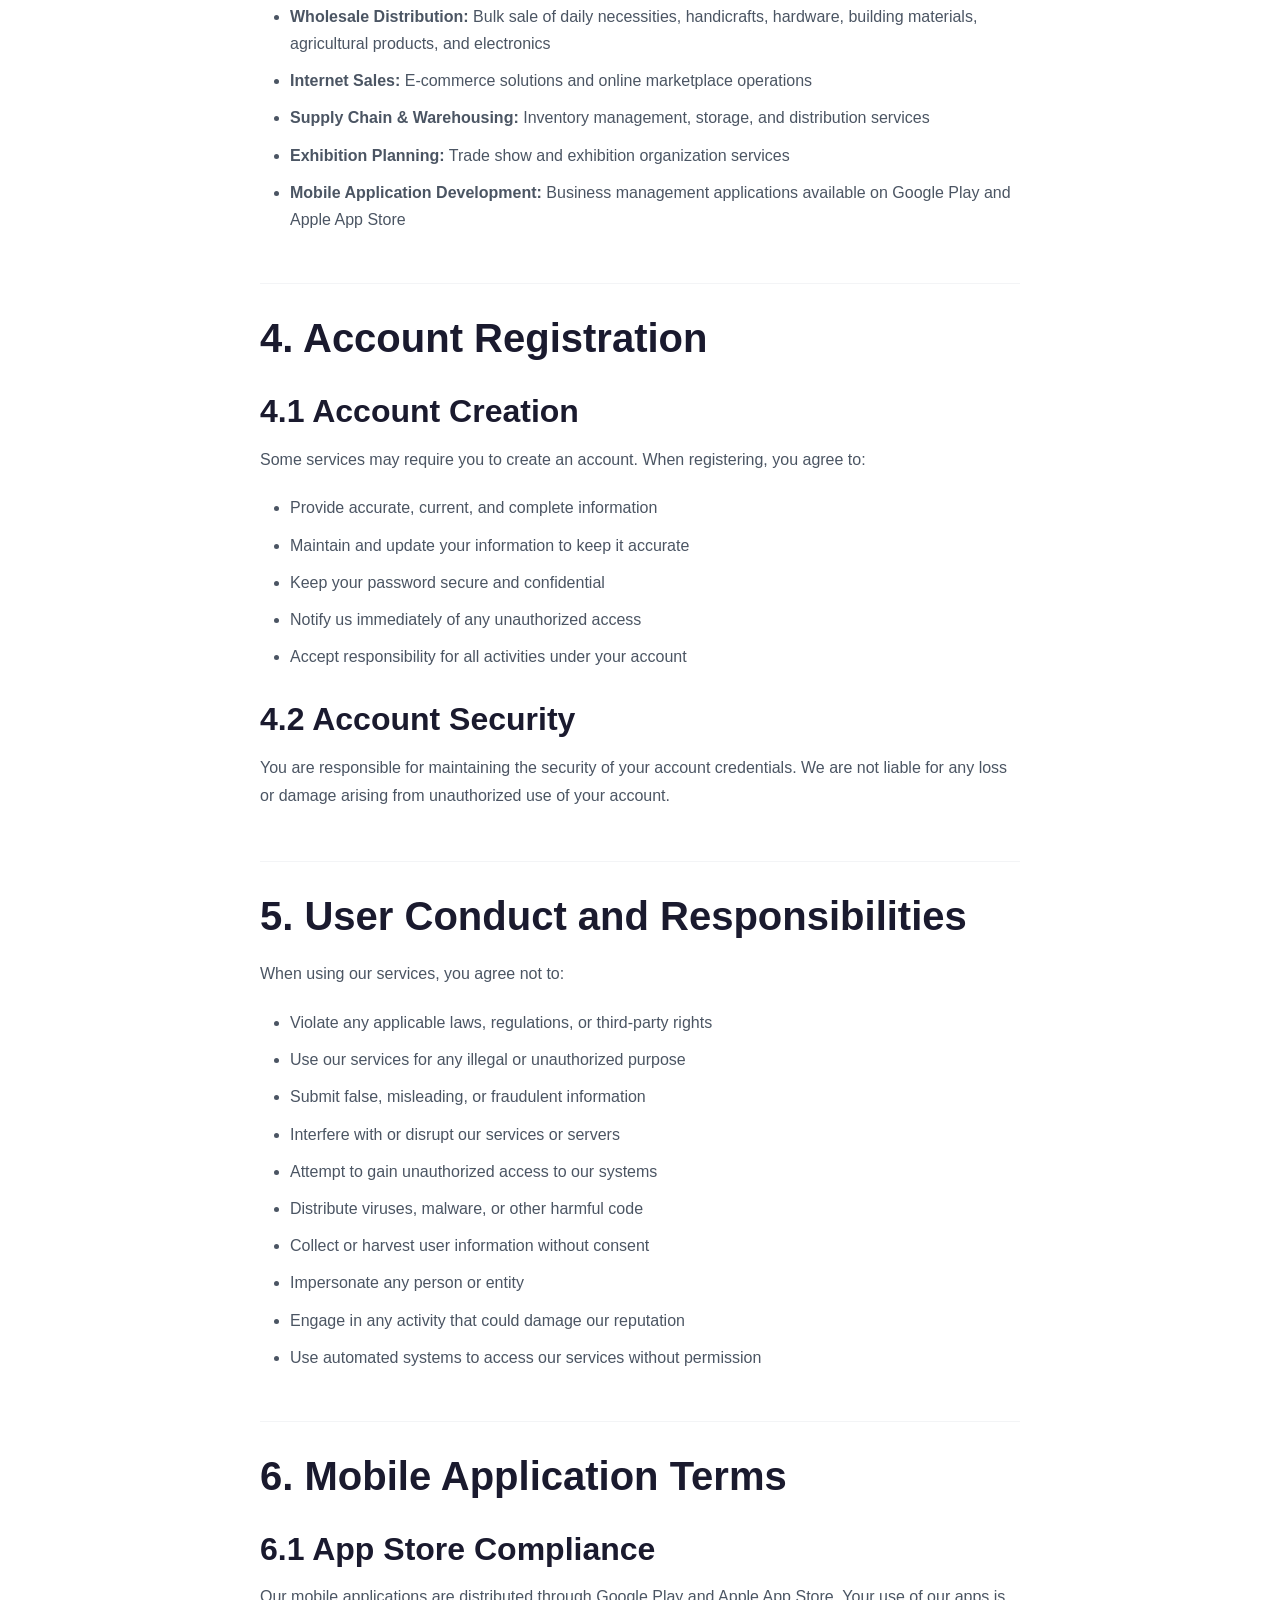
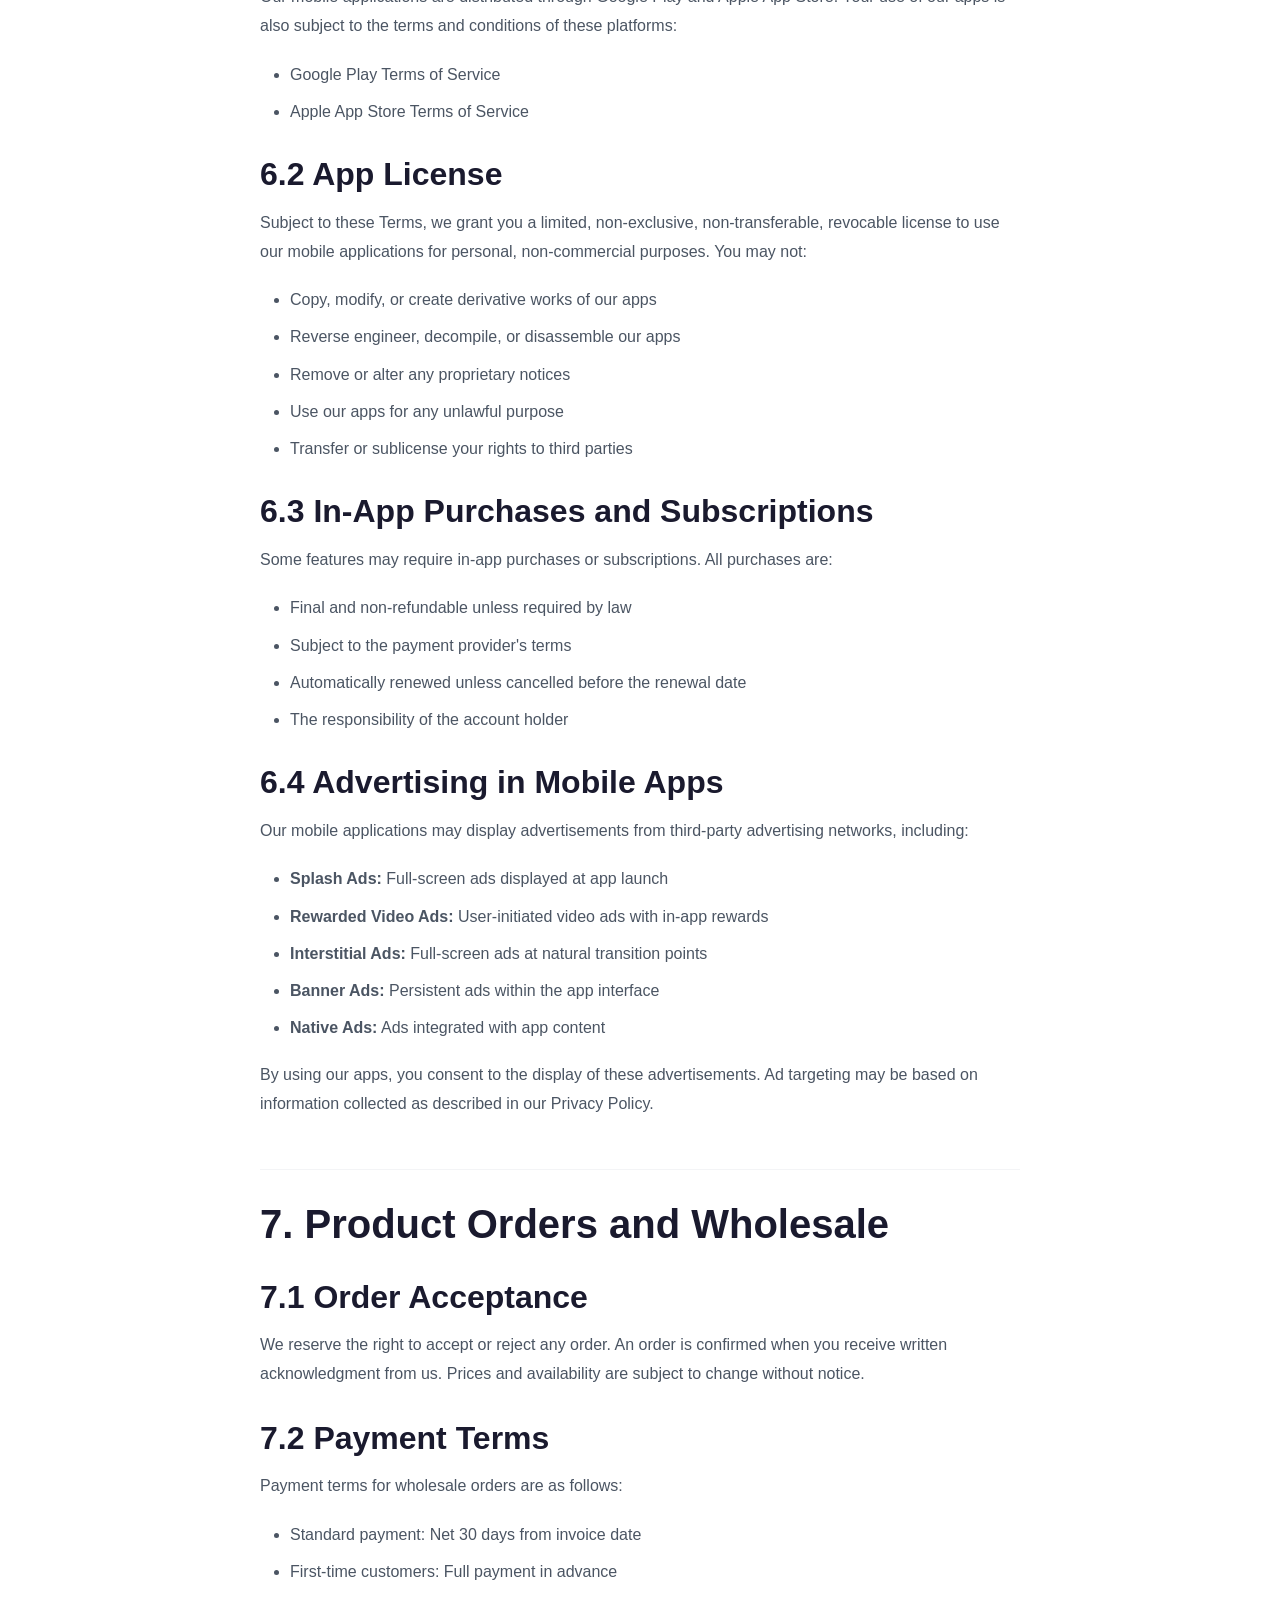
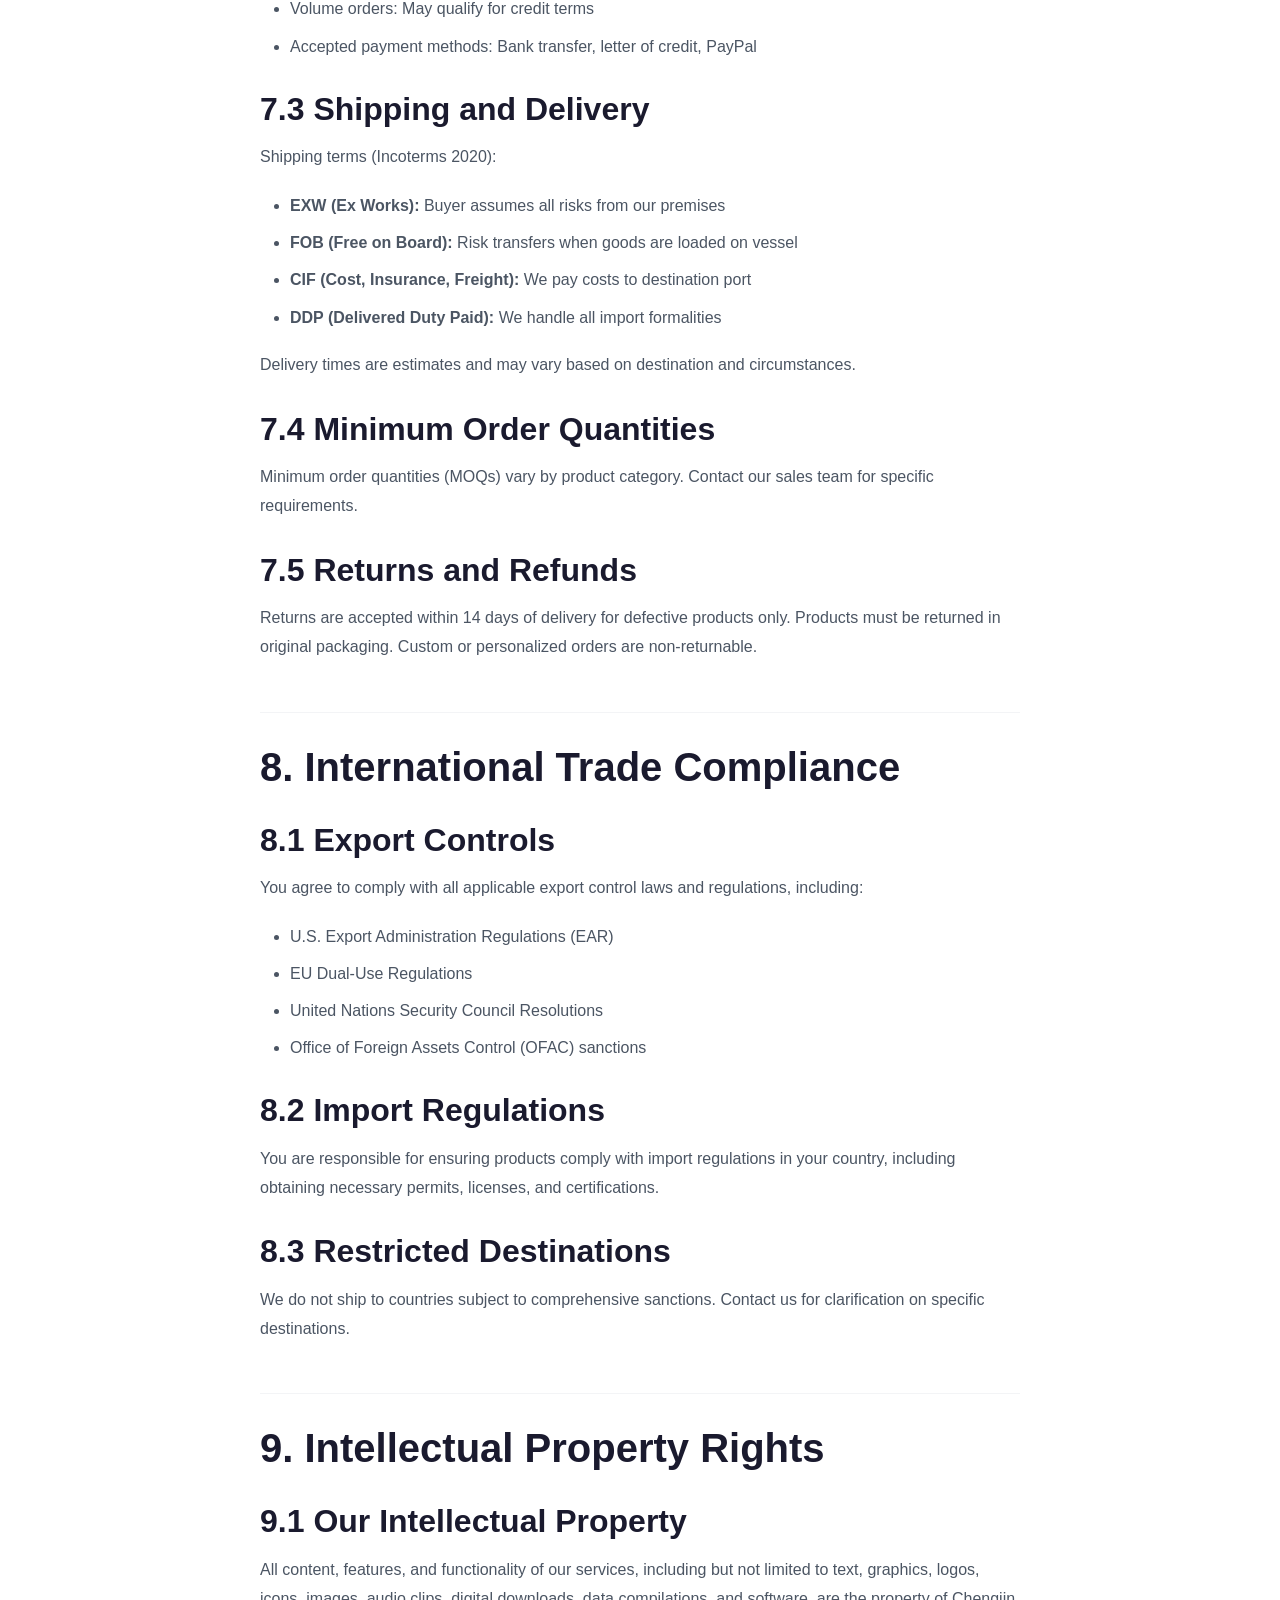
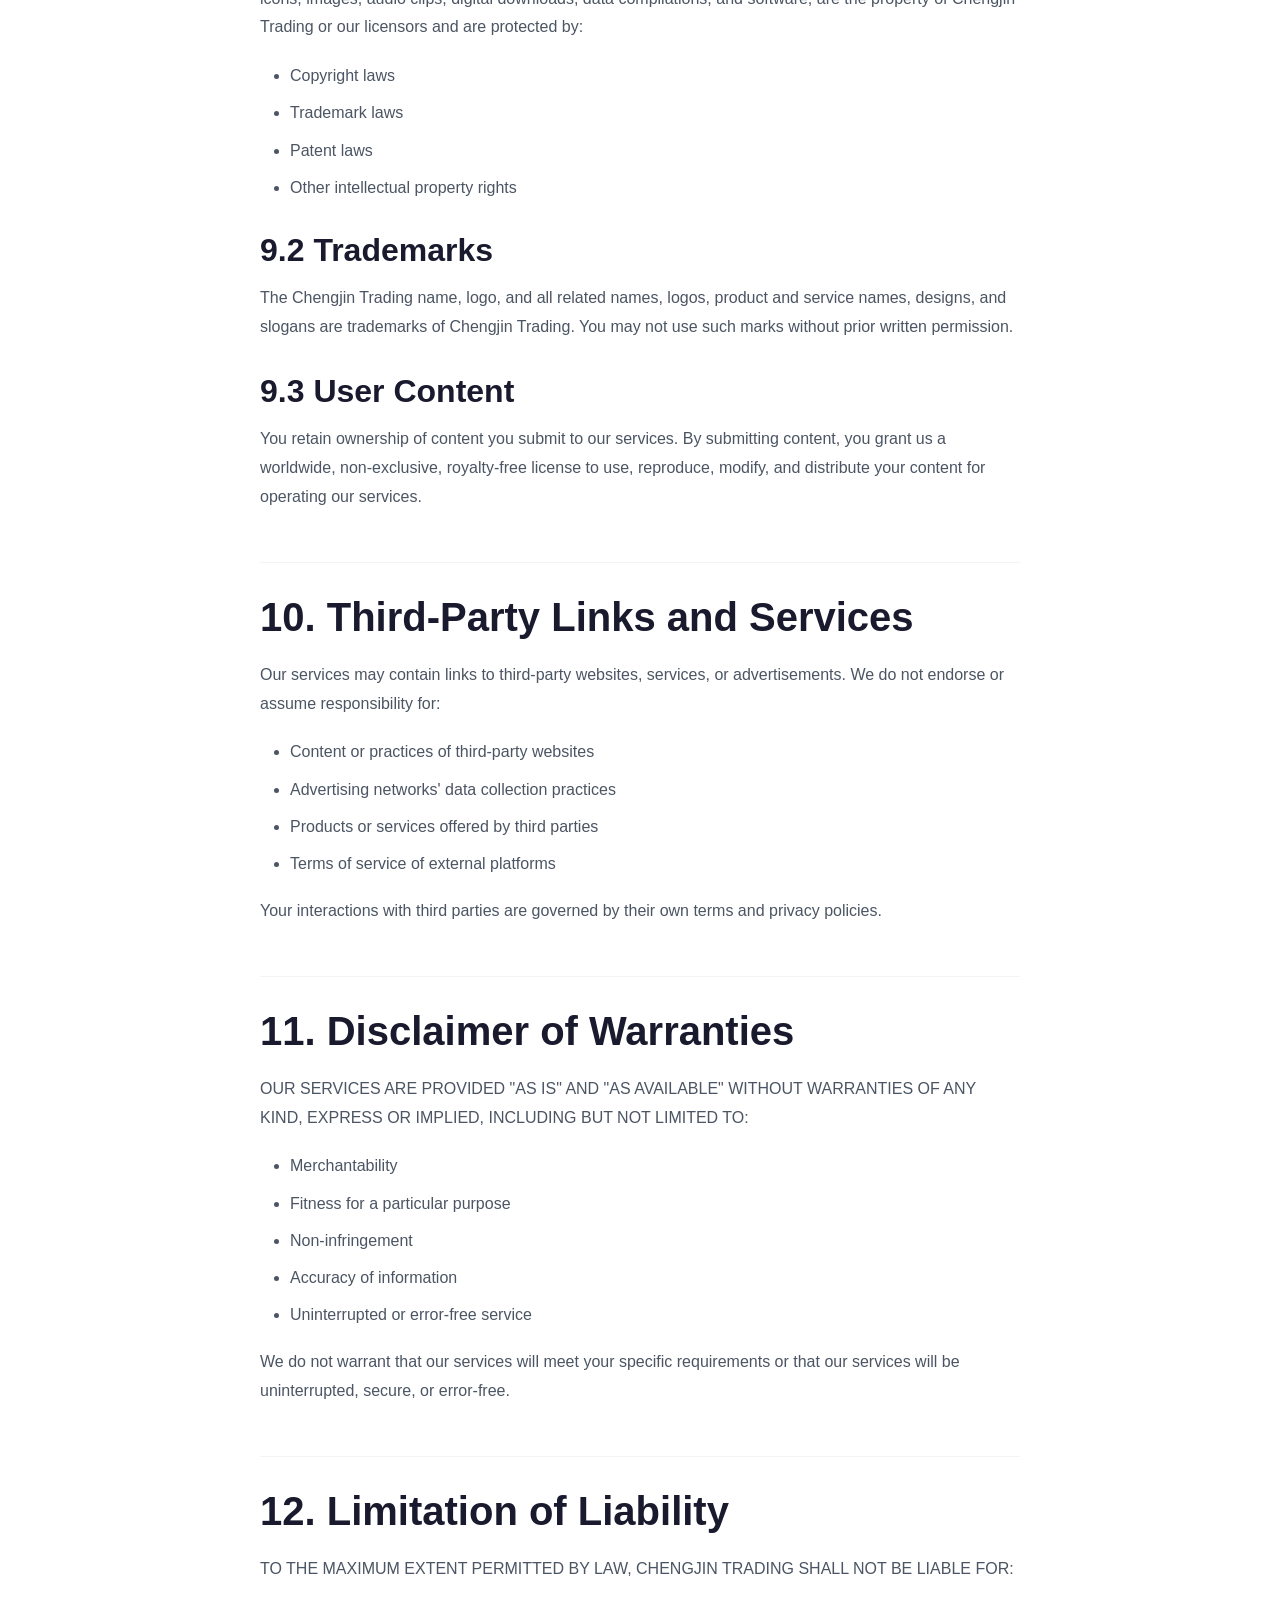
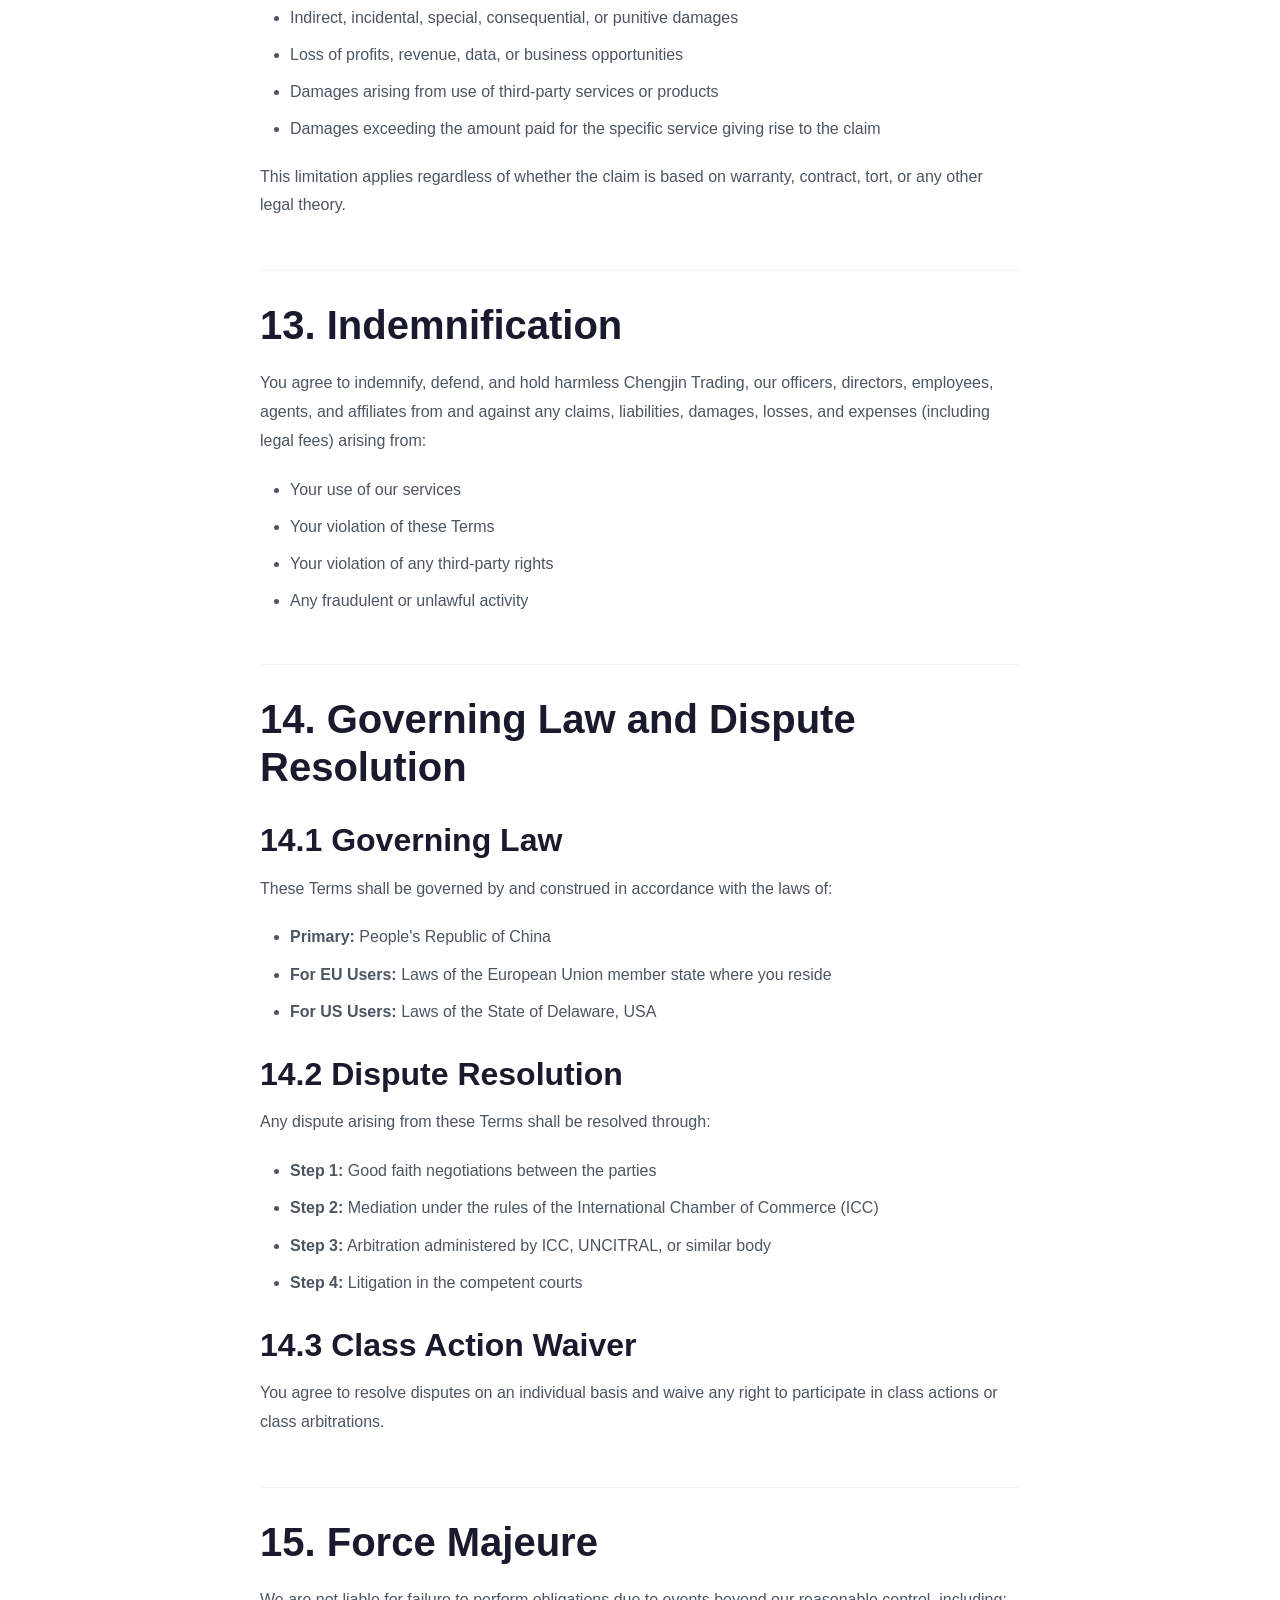
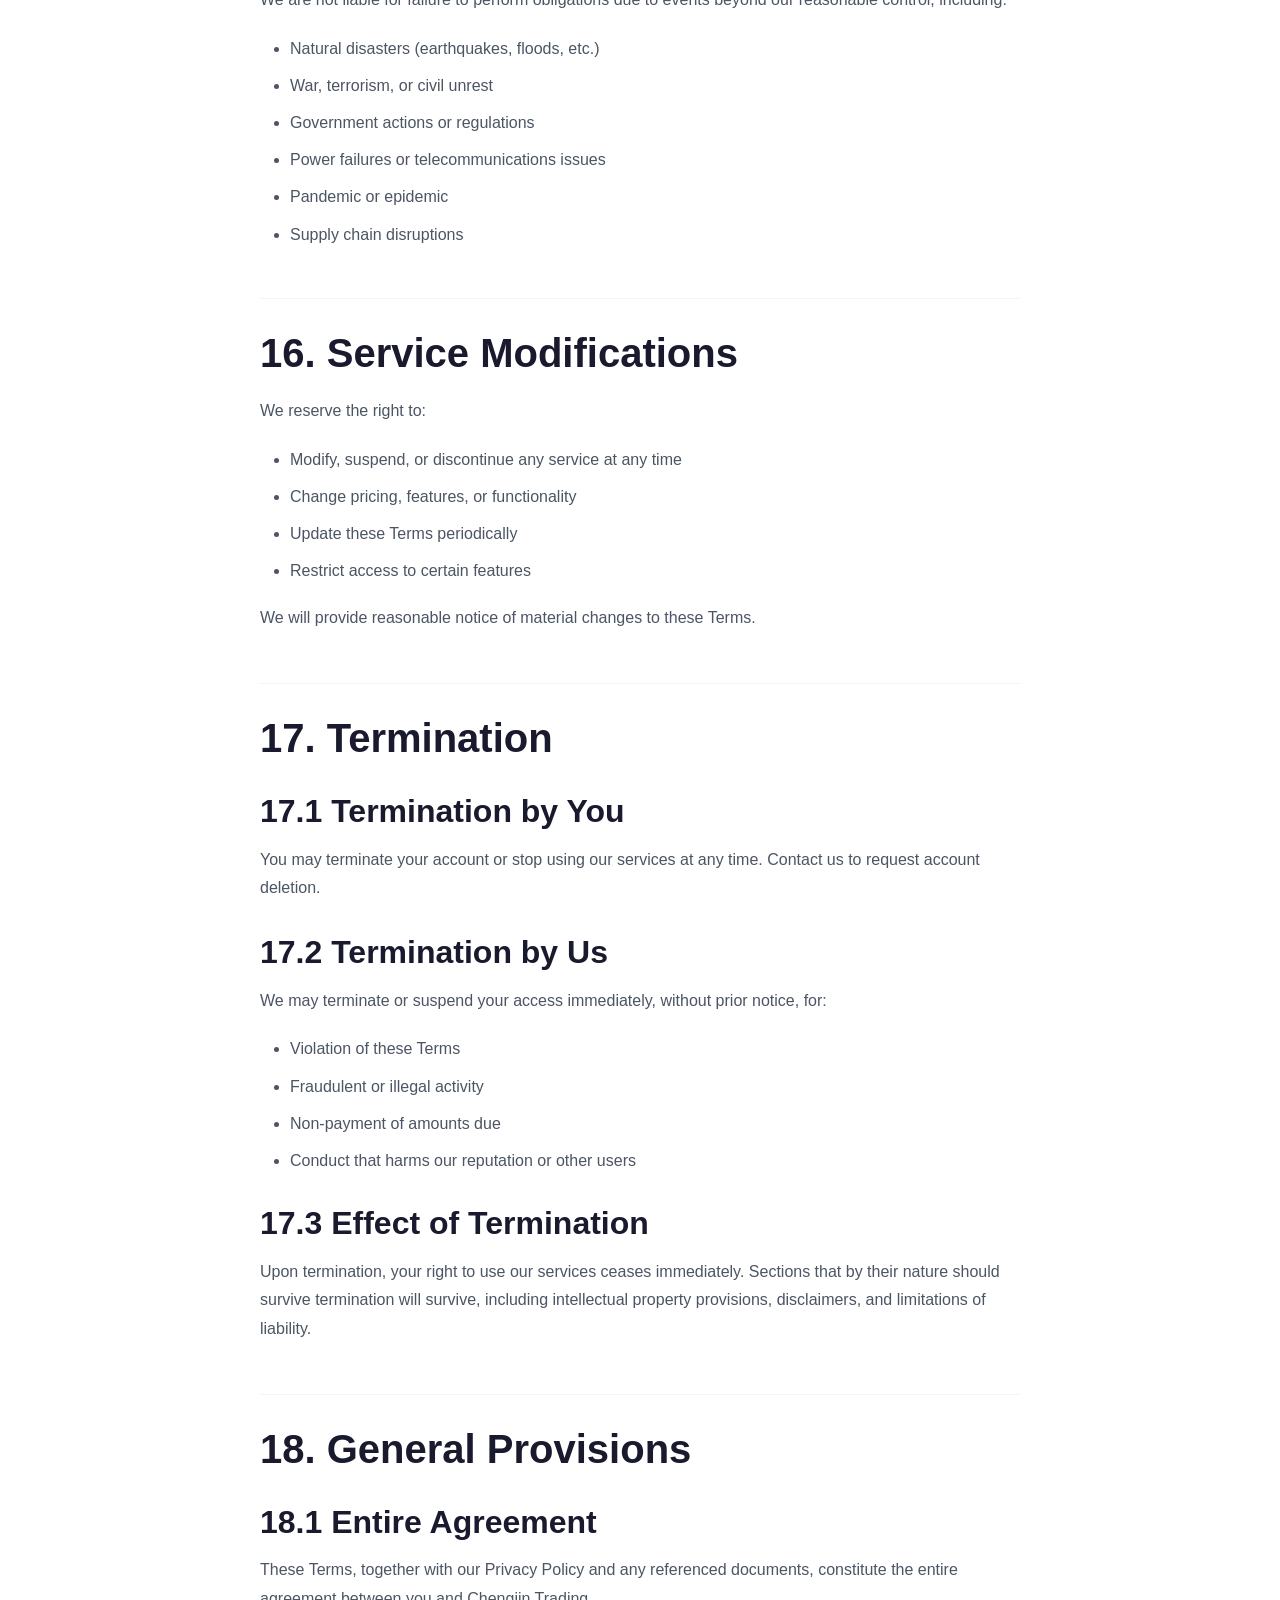
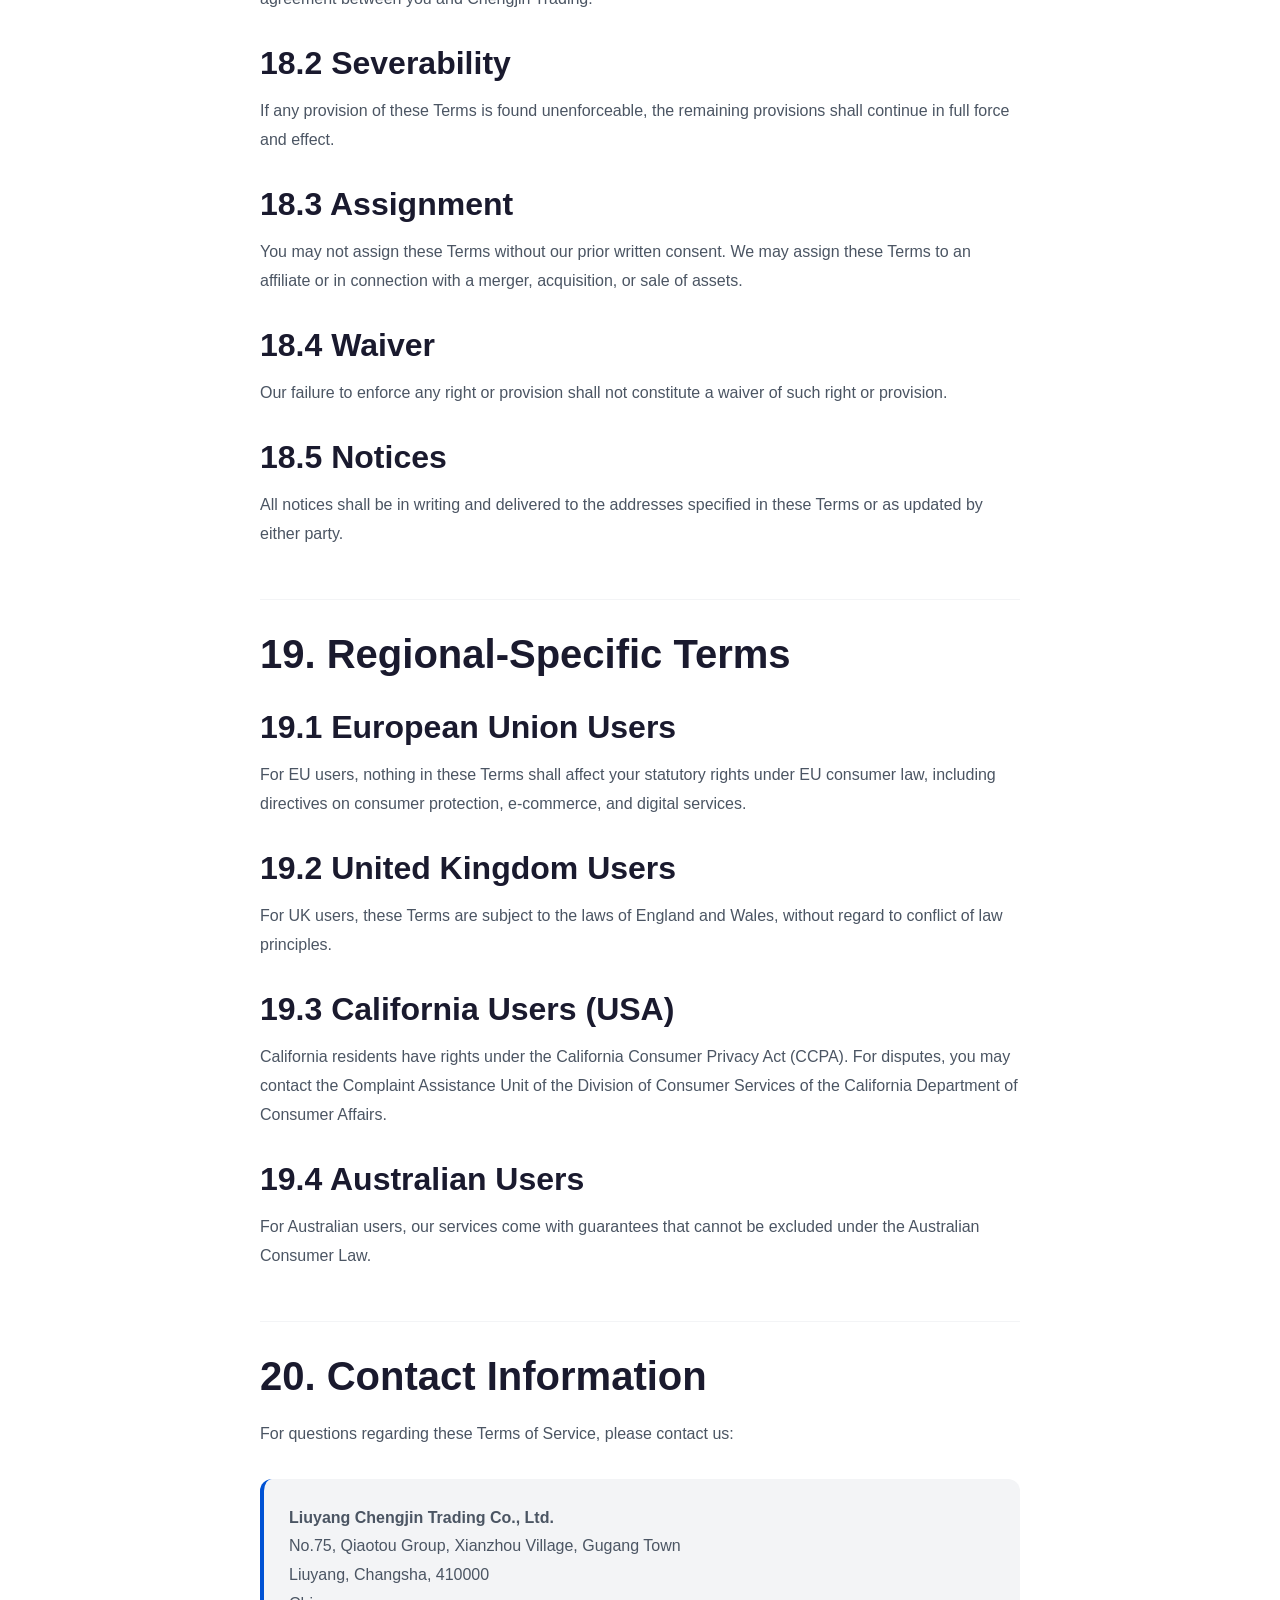
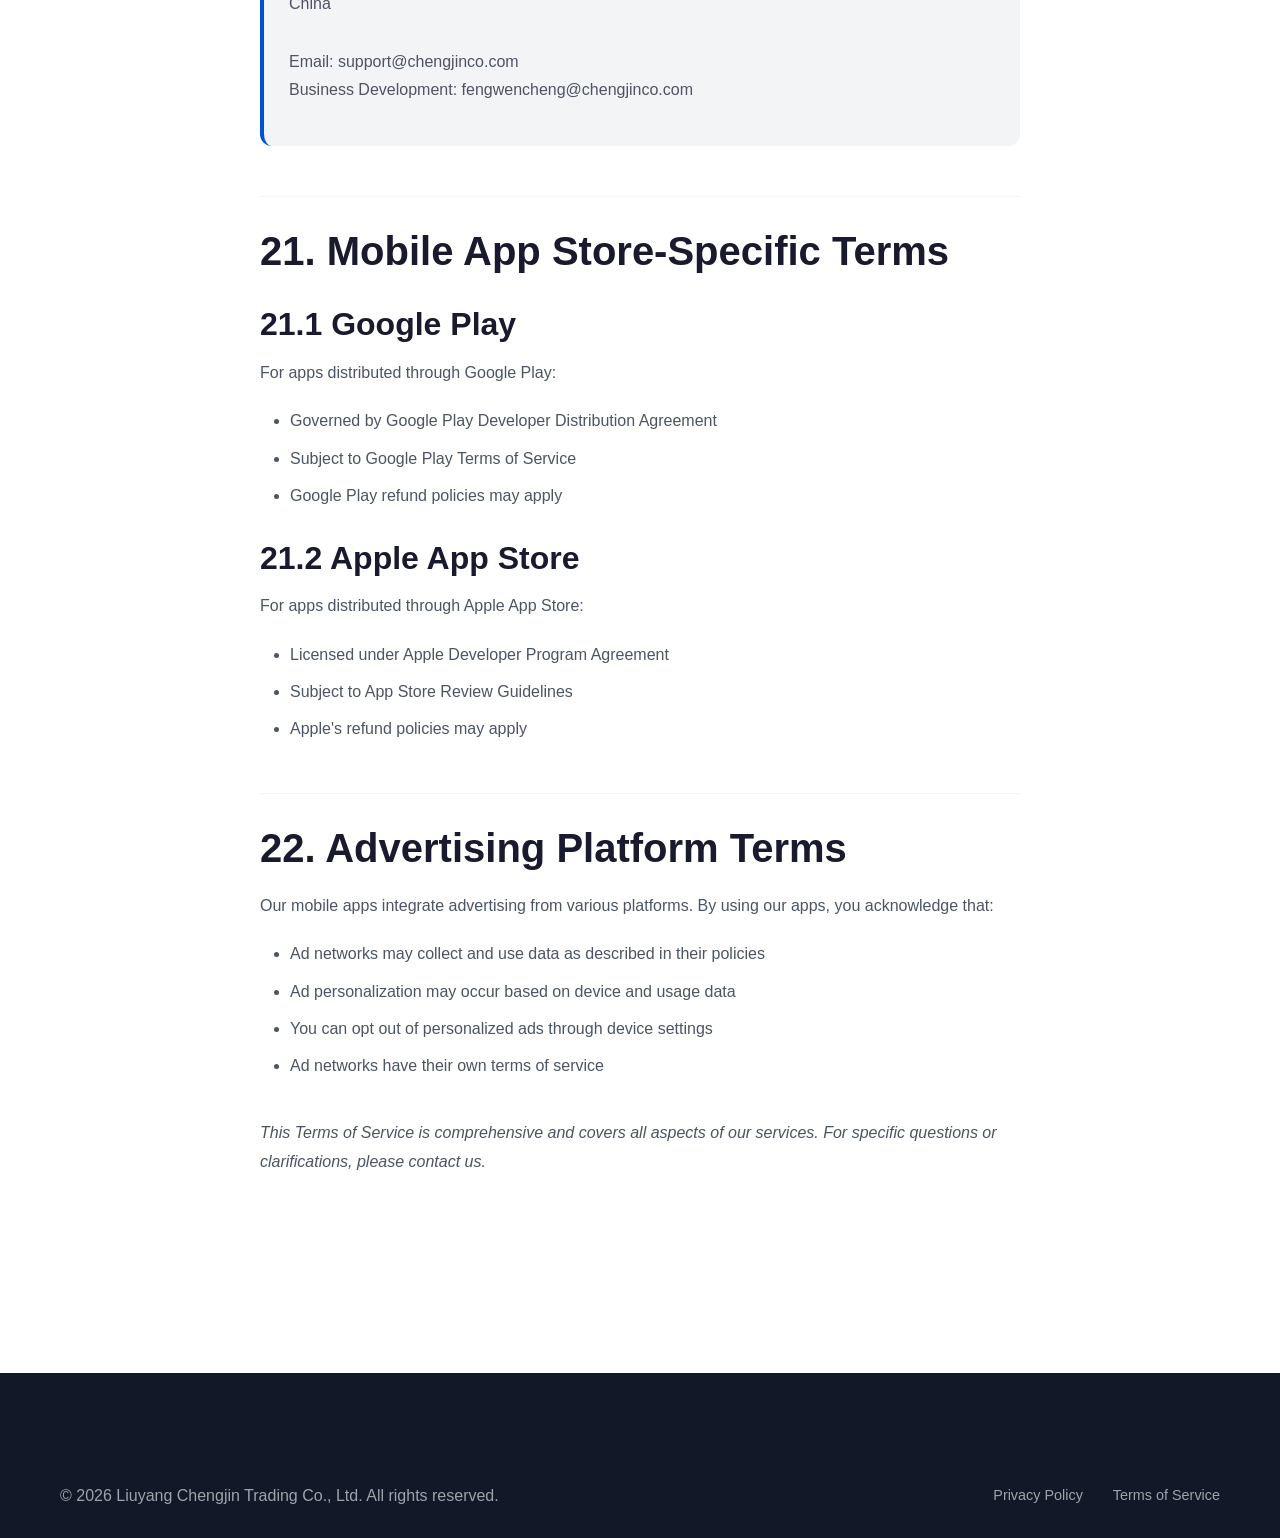
<file: terms.html>
<!DOCTYPE html>
<html lang="en">
<head>
    <meta charset="UTF-8">
    <meta name="viewport" content="width=device-width, initial-scale=1.0">
    <meta name="description" content="Terms of Service - Liuyang Chengjin Trading Co., Ltd. Read our complete terms governing the use of our website, mobile applications, and services.">
    <meta name="robots" content="noindex, nofollow">
    
    <link rel="canonical" href="https://chengjinco.com/terms.html">
    <title>Terms of Service - Chengjin Trading Co., Ltd.</title>
    
    <link rel="icon" type="image/svg+xml" href="images/logo.svg">
    <link rel="stylesheet" href="css/style.css">
</head>
<body>
    <!-- Navigation -->
    <nav class="navbar" role="navigation" aria-label="Main navigation">
        <div class="nav-container">
            <a href="index.html" class="nav-logo" aria-label="Chengjin Trading Home">
                <svg viewBox="0 0 400 120" width="180" height="50">
                    <defs>
                        <linearGradient id="navLogoGradient" x1="0%" y1="0%" x2="100%" y2="100%">
                            <stop offset="0%" style="stop-color:#0052D4"/>
                            <stop offset="50%" style="stop-color:#4364F7"/>
                            <stop offset="100%" style="stop-color:#6FB1FC"/>
                        </linearGradient>
                    </defs>
                    <circle cx="60" cy="60" r="50" fill="url(#navLogoGradient)" opacity="0.1"/>
                    <text x="35" y="65" font-family="Arial, sans-serif" font-size="28" font-weight="bold" fill="#0052D4">CJ</text>
                    <text x="110" y="55" font-family="Arial, sans-serif" font-size="22" font-weight="bold" fill="#1a1a2e" letter-spacing="2">CHENGJIN</text>
                    <text x="110" y="80" font-family="Arial, sans-serif" font-size="14" fill="#666" letter-spacing="4">TRADING CO., LTD.</text>
                    <line x1="110" y1="90" x2="280" y2="90" stroke="url(#navLogoGradient)" stroke-width="2"/>
                </svg>
            </a>
            
            <ul class="nav-menu">
                <li><a href="index.html" class="nav-link">Home</a></li>
                <li><a href="services.html" class="nav-link">Services</a></li>
                <li><a href="culture.html" class="nav-link">Culture</a></li>
                <li><a href="news.html" class="nav-link">News</a></li>
                <li><a href="contact.html" class="nav-link">Contact</a></li>
            </ul>
            
            <div class="menu-toggle" aria-label="Toggle menu" role="button" tabindex="0">
                <span></span>
                <span></span>
                <span></span>
            </div>
        </div>
    </nav>
    
    <!-- Mobile Menu -->
    <div class="mobile-menu">
        <ul>
            <li><a href="index.html">Home</a></li>
            <li><a href="services.html">Services</a></li>
            <li><a href="culture.html">Culture</a></li>
            <li><a href="news.html">News</a></li>
            <li><a href="contact.html">Contact</a></li>
        </ul>
    </div>

    <!-- Page Header -->
    <header class="page-header">
        <div class="container">
            <h1>Terms of Service</h1>
            <div class="breadcrumb">
                <a href="index.html">Home</a>
                <span>/</span>
                <span>Terms of Service</span>
            </div>
        </div>
    </header>

    <!-- Content -->
    <section class="section">
        <div class="container">
            <div class="legal-content">
                <p><strong>Last Updated:</strong> January 15, 2026</p>

                <p>Welcome to Liuyang Chengjin Trading Co., Ltd. ("Chengjin Trading," "we," "our," or "us"). By accessing our website at chengjinco.com, using our mobile applications, or engaging with our services, you agree to be bound by these Terms of Service ("Terms"). Please read these Terms carefully before using our services.</p>

                <h2>1. Acceptance of Terms</h2>
                
                <p>By accessing or using our services, you acknowledge that you have read, understood, and agree to be bound by these Terms and our Privacy Policy. If you do not agree to these Terms, you may not access or use our services. These Terms constitute a legally binding agreement between you and Chengjin Trading.</p>

                <h2>2. Age Requirements</h2>
                
                <p>You must meet the minimum age requirement to use our services:</p>
                <ul>
                    <li><strong>General Use:</strong> You must be at least 18 years old (or the age of legal majority in your jurisdiction)</li>
                    <li><strong>United States:</strong> Our services are not intended for users under 13 years of age</li>
                    <li><strong>European Union:</strong> Our services are not intended for users under 16 years of age (or the age set by your member state)</li>
                    <li><strong>Other Regions:</strong> Minimum age as required by applicable local laws</li>
                </ul>
                <p>By using our services, you represent that you meet the age requirements for your jurisdiction. Parents or guardians of minors are responsible for supervising their children's use of our services.</p>

                <h2>3. Description of Services</h2>
                
                <p>Chengjin Trading provides the following services:</p>
                <ul>
                    <li><strong>Import & Export Agency Services:</strong> Customs clearance, documentation, and logistics for international trade</li>
                    <li><strong>Wholesale Distribution:</strong> Bulk sale of daily necessities, handicrafts, hardware, building materials, agricultural products, and electronics</li>
                    <li><strong>Internet Sales:</strong> E-commerce solutions and online marketplace operations</li>
                    <li><strong>Supply Chain & Warehousing:</strong> Inventory management, storage, and distribution services</li>
                    <li><strong>Exhibition Planning:</strong> Trade show and exhibition organization services</li>
                    <li><strong>Mobile Application Development:</strong> Business management applications available on Google Play and Apple App Store</li>
                </ul>

                <h2>4. Account Registration</h2>
                
                <h3>4.1 Account Creation</h3>
                <p>Some services may require you to create an account. When registering, you agree to:</p>
                <ul>
                    <li>Provide accurate, current, and complete information</li>
                    <li>Maintain and update your information to keep it accurate</li>
                    <li>Keep your password secure and confidential</li>
                    <li>Notify us immediately of any unauthorized access</li>
                    <li>Accept responsibility for all activities under your account</li>
                </ul>

                <h3>4.2 Account Security</h3>
                <p>You are responsible for maintaining the security of your account credentials. We are not liable for any loss or damage arising from unauthorized use of your account.</p>

                <h2>5. User Conduct and Responsibilities</h2>
                
                <p>When using our services, you agree not to:</p>
                <ul>
                    <li>Violate any applicable laws, regulations, or third-party rights</li>
                    <li>Use our services for any illegal or unauthorized purpose</li>
                    <li>Submit false, misleading, or fraudulent information</li>
                    <li>Interfere with or disrupt our services or servers</li>
                    <li>Attempt to gain unauthorized access to our systems</li>
                    <li>Distribute viruses, malware, or other harmful code</li>
                    <li>Collect or harvest user information without consent</li>
                    <li>Impersonate any person or entity</li>
                    <li>Engage in any activity that could damage our reputation</li>
                    <li>Use automated systems to access our services without permission</li>
                </ul>

                <h2>6. Mobile Application Terms</h2>
                
                <h3>6.1 App Store Compliance</h3>
                <p>Our mobile applications are distributed through Google Play and Apple App Store. Your use of our apps is also subject to the terms and conditions of these platforms:</p>
                <ul>
                    <li><a href="https://play.google.com/about/play-terms" target="_blank" rel="noopener">Google Play Terms of Service</a></li>
                    <li><a href="https://www.apple.com/legal/internet-services/itunes/dev/stdeula" target="_blank" rel="noopener">Apple App Store Terms of Service</a></li>
                </ul>

                <h3>6.2 App License</h3>
                <p>Subject to these Terms, we grant you a limited, non-exclusive, non-transferable, revocable license to use our mobile applications for personal, non-commercial purposes. You may not:</p>
                <ul>
                    <li>Copy, modify, or create derivative works of our apps</li>
                    <li>Reverse engineer, decompile, or disassemble our apps</li>
                    <li>Remove or alter any proprietary notices</li>
                    <li>Use our apps for any unlawful purpose</li>
                    <li>Transfer or sublicense your rights to third parties</li>
                </ul>

                <h3>6.3 In-App Purchases and Subscriptions</h3>
                <p>Some features may require in-app purchases or subscriptions. All purchases are:</p>
                <ul>
                    <li>Final and non-refundable unless required by law</li>
                    <li>Subject to the payment provider's terms</li>
                    <li>Automatically renewed unless cancelled before the renewal date</li>
                    <li>The responsibility of the account holder</li>
                </ul>

                <h3>6.4 Advertising in Mobile Apps</h3>
                <p>Our mobile applications may display advertisements from third-party advertising networks, including:</p>
                <ul>
                    <li><strong>Splash Ads:</strong> Full-screen ads displayed at app launch</li>
                    <li><strong>Rewarded Video Ads:</strong> User-initiated video ads with in-app rewards</li>
                    <li><strong>Interstitial Ads:</strong> Full-screen ads at natural transition points</li>
                    <li><strong>Banner Ads:</strong> Persistent ads within the app interface</li>
                    <li><strong>Native Ads:</strong> Ads integrated with app content</li>
                </ul>
                <p>By using our apps, you consent to the display of these advertisements. Ad targeting may be based on information collected as described in our Privacy Policy.</p>

                <h2>7. Product Orders and Wholesale</h2>
                
                <h3>7.1 Order Acceptance</h3>
                <p>We reserve the right to accept or reject any order. An order is confirmed when you receive written acknowledgment from us. Prices and availability are subject to change without notice.</p>

                <h3>7.2 Payment Terms</h3>
                <p>Payment terms for wholesale orders are as follows:</p>
                <ul>
                    <li>Standard payment: Net 30 days from invoice date</li>
                    <li>First-time customers: Full payment in advance</li>
                    <li>Volume orders: May qualify for credit terms</li>
                    <li>Accepted payment methods: Bank transfer, letter of credit, PayPal</li>
                </ul>

                <h3>7.3 Shipping and Delivery</h3>
                <p>Shipping terms (Incoterms 2020):</p>
                <ul>
                    <li><strong>EXW (Ex Works):</strong> Buyer assumes all risks from our premises</li>
                    <li><strong>FOB (Free on Board):</strong> Risk transfers when goods are loaded on vessel</li>
                    <li><strong>CIF (Cost, Insurance, Freight):</strong> We pay costs to destination port</li>
                    <li><strong>DDP (Delivered Duty Paid):</strong> We handle all import formalities</li>
                </ul>
                <p>Delivery times are estimates and may vary based on destination and circumstances.</p>

                <h3>7.4 Minimum Order Quantities</h3>
                <p>Minimum order quantities (MOQs) vary by product category. Contact our sales team for specific requirements.</p>

                <h3>7.5 Returns and Refunds</h3>
                <p>Returns are accepted within 14 days of delivery for defective products only. Products must be returned in original packaging. Custom or personalized orders are non-returnable.</p>

                <h2>8. International Trade Compliance</h2>
                
                <h3>8.1 Export Controls</h3>
                <p>You agree to comply with all applicable export control laws and regulations, including:</p>
                <ul>
                    <li>U.S. Export Administration Regulations (EAR)</li>
                    <li>EU Dual-Use Regulations</li>
                    <li>United Nations Security Council Resolutions</li>
                    <li>Office of Foreign Assets Control (OFAC) sanctions</li>
                </ul>

                <h3>8.2 Import Regulations</h3>
                <p>You are responsible for ensuring products comply with import regulations in your country, including obtaining necessary permits, licenses, and certifications.</p>

                <h3>8.3 Restricted Destinations</h3>
                <p>We do not ship to countries subject to comprehensive sanctions. Contact us for clarification on specific destinations.</p>

                <h2>9. Intellectual Property Rights</h2>
                
                <h3>9.1 Our Intellectual Property</h3>
                <p>All content, features, and functionality of our services, including but not limited to text, graphics, logos, icons, images, audio clips, digital downloads, data compilations, and software, are the property of Chengjin Trading or our licensors and are protected by:</p>
                <ul>
                    <li>Copyright laws</li>
                    <li>Trademark laws</li>
                    <li>Patent laws</li>
                    <li>Other intellectual property rights</li>
                </ul>

                <h3>9.2 Trademarks</h3>
                <p>The Chengjin Trading name, logo, and all related names, logos, product and service names, designs, and slogans are trademarks of Chengjin Trading. You may not use such marks without prior written permission.</p>

                <h3>9.3 User Content</h3>
                <p>You retain ownership of content you submit to our services. By submitting content, you grant us a worldwide, non-exclusive, royalty-free license to use, reproduce, modify, and distribute your content for operating our services.</p>

                <h2>10. Third-Party Links and Services</h2>
                
                <p>Our services may contain links to third-party websites, services, or advertisements. We do not endorse or assume responsibility for:</p>
                <ul>
                    <li>Content or practices of third-party websites</li>
                    <li>Advertising networks' data collection practices</li>
                    <li>Products or services offered by third parties</li>
                    <li>Terms of service of external platforms</li>
                </ul>
                <p>Your interactions with third parties are governed by their own terms and privacy policies.</p>

                <h2>11. Disclaimer of Warranties</h2>
                
                <p>OUR SERVICES ARE PROVIDED "AS IS" AND "AS AVAILABLE" WITHOUT WARRANTIES OF ANY KIND, EXPRESS OR IMPLIED, INCLUDING BUT NOT LIMITED TO:</p>
                <ul>
                    <li>Merchantability</li>
                    <li>Fitness for a particular purpose</li>
                    <li>Non-infringement</li>
                    <li>Accuracy of information</li>
                    <li>Uninterrupted or error-free service</li>
                </ul>
                <p>We do not warrant that our services will meet your specific requirements or that our services will be uninterrupted, secure, or error-free.</p>

                <h2>12. Limitation of Liability</h2>
                
                <p>TO THE MAXIMUM EXTENT PERMITTED BY LAW, CHENGJIN TRADING SHALL NOT BE LIABLE FOR:</p>
                <ul>
                    <li>Indirect, incidental, special, consequential, or punitive damages</li>
                    <li>Loss of profits, revenue, data, or business opportunities</li>
                    <li>Damages arising from use of third-party services or products</li>
                    <li>Damages exceeding the amount paid for the specific service giving rise to the claim</li>
                </ul>
                <p>This limitation applies regardless of whether the claim is based on warranty, contract, tort, or any other legal theory.</p>

                <h2>13. Indemnification</h2>
                
                <p>You agree to indemnify, defend, and hold harmless Chengjin Trading, our officers, directors, employees, agents, and affiliates from and against any claims, liabilities, damages, losses, and expenses (including legal fees) arising from:</p>
                <ul>
                    <li>Your use of our services</li>
                    <li>Your violation of these Terms</li>
                    <li>Your violation of any third-party rights</li>
                    <li>Any fraudulent or unlawful activity</li>
                </ul>

                <h2>14. Governing Law and Dispute Resolution</h2>
                
                <h3>14.1 Governing Law</h3>
                <p>These Terms shall be governed by and construed in accordance with the laws of:</p>
                <ul>
                    <li><strong>Primary:</strong> People's Republic of China</li>
                    <li><strong>For EU Users:</strong> Laws of the European Union member state where you reside</li>
                    <li><strong>For US Users:</strong> Laws of the State of Delaware, USA</li>
                </ul>

                <h3>14.2 Dispute Resolution</h3>
                <p>Any dispute arising from these Terms shall be resolved through:</p>
                <ul>
                    <li><strong>Step 1:</strong> Good faith negotiations between the parties</li>
                    <li><strong>Step 2:</strong> Mediation under the rules of the International Chamber of Commerce (ICC)</li>
                    <li><strong>Step 3:</strong> Arbitration administered by ICC, UNCITRAL, or similar body</li>
                    <li><strong>Step 4:</strong> Litigation in the competent courts</li>
                </ul>

                <h3>14.3 Class Action Waiver</h3>
                <p>You agree to resolve disputes on an individual basis and waive any right to participate in class actions or class arbitrations.</p>

                <h2>15. Force Majeure</h2>
                
                <p>We are not liable for failure to perform obligations due to events beyond our reasonable control, including:</p>
                <ul>
                    <li>Natural disasters (earthquakes, floods, etc.)</li>
                    <li>War, terrorism, or civil unrest</li>
                    <li>Government actions or regulations</li>
                    <li>Power failures or telecommunications issues</li>
                    <li>Pandemic or epidemic</li>
                    <li>Supply chain disruptions</li>
                </ul>

                <h2>16. Service Modifications</h2>
                
                <p>We reserve the right to:</p>
                <ul>
                    <li>Modify, suspend, or discontinue any service at any time</li>
                    <li>Change pricing, features, or functionality</li>
                    <li>Update these Terms periodically</li>
                    <li>Restrict access to certain features</li>
                </ul>
                <p>We will provide reasonable notice of material changes to these Terms.</p>

                <h2>17. Termination</h2>
                
                <h3>17.1 Termination by You</h3>
                <p>You may terminate your account or stop using our services at any time. Contact us to request account deletion.</p>

                <h3>17.2 Termination by Us</h3>
                <p>We may terminate or suspend your access immediately, without prior notice, for:</p>
                <ul>
                    <li>Violation of these Terms</li>
                    <li>Fraudulent or illegal activity</li>
                    <li>Non-payment of amounts due</li>
                    <li>Conduct that harms our reputation or other users</li>
                </ul>

                <h3>17.3 Effect of Termination</h3>
                <p>Upon termination, your right to use our services ceases immediately. Sections that by their nature should survive termination will survive, including intellectual property provisions, disclaimers, and limitations of liability.</p>

                <h2>18. General Provisions</h2>
                
                <h3>18.1 Entire Agreement</h3>
                <p>These Terms, together with our Privacy Policy and any referenced documents, constitute the entire agreement between you and Chengjin Trading.</p>

                <h3>18.2 Severability</h3>
                <p>If any provision of these Terms is found unenforceable, the remaining provisions shall continue in full force and effect.</p>

                <h3>18.3 Assignment</h3>
                <p>You may not assign these Terms without our prior written consent. We may assign these Terms to an affiliate or in connection with a merger, acquisition, or sale of assets.</p>

                <h3>18.4 Waiver</h3>
                <p>Our failure to enforce any right or provision shall not constitute a waiver of such right or provision.</p>

                <h3>18.5 Notices</h3>
                <p>All notices shall be in writing and delivered to the addresses specified in these Terms or as updated by either party.</p>

                <h2>19. Regional-Specific Terms</h2>
                
                <h3>19.1 European Union Users</h3>
                <p>For EU users, nothing in these Terms shall affect your statutory rights under EU consumer law, including directives on consumer protection, e-commerce, and digital services.</p>

                <h3>19.2 United Kingdom Users</h3>
                <p>For UK users, these Terms are subject to the laws of England and Wales, without regard to conflict of law principles.</p>

                <h3>19.3 California Users (USA)</h3>
                <p>California residents have rights under the California Consumer Privacy Act (CCPA). For disputes, you may contact the Complaint Assistance Unit of the Division of Consumer Services of the California Department of Consumer Affairs.</p>

                <h3>19.4 Australian Users</h3>
                <p>For Australian users, our services come with guarantees that cannot be excluded under the Australian Consumer Law.</p>

                <h2>20. Contact Information</h2>
                
                <p>For questions regarding these Terms of Service, please contact us:</p>
                
                <div class="legal-highlight">
                    <p><strong>Liuyang Chengjin Trading Co., Ltd.</strong><br>
                    No.75, Qiaotou Group, Xianzhou Village, Gugang Town<br>
                    Liuyang, Changsha, 410000<br>
                    China<br><br>
                    Email: <a href="mailto:support@chengjinco.com">support@chengjinco.com</a><br>
                    Business Development: <a href="mailto:fengwencheng@chengjinco.com">fengwencheng@chengjinco.com</a></p>
                </div>

                <h2>21. Mobile App Store-Specific Terms</h2>
                
                <h3>21.1 Google Play</h3>
                <p>For apps distributed through Google Play:</p>
                <ul>
                    <li>Governed by Google Play Developer Distribution Agreement</li>
                    <li>Subject to Google Play Terms of Service</li>
                    <li>Google Play refund policies may apply</li>
                </ul>

                <h3>21.2 Apple App Store</h3>
                <p>For apps distributed through Apple App Store:</p>
                <ul>
                    <li>Licensed under Apple Developer Program Agreement</li>
                    <li>Subject to App Store Review Guidelines</li>
                    <li>Apple's refund policies may apply</li>
                </ul>

                <h2>22. Advertising Platform Terms</h2>
                
                <p>Our mobile apps integrate advertising from various platforms. By using our apps, you acknowledge that:</p>
                <ul>
                    <li>Ad networks may collect and use data as described in their policies</li>
                    <li>Ad personalization may occur based on device and usage data</li>
                    <li>You can opt out of personalized ads through device settings</li>
                    <li>Ad networks have their own terms of service</li>
                </ul>

                <p style="margin-top: 40px;"><em>This Terms of Service is comprehensive and covers all aspects of our services. For specific questions or clarifications, please contact us.</em></p>
            </div>
        </div>
    </section>

    <!-- Footer -->
    <footer class="footer" role="contentinfo">
        <div class="container">
            <div class="footer-bottom">
                <p>&copy; 2026 Liuyang Chengjin Trading Co., Ltd. All rights reserved.</p>
                <div class="footer-legal">
                    <a href="privacy.html">Privacy Policy</a>
                    <a href="terms.html">Terms of Service</a>
                </div>
            </div>
        </div>
    </footer>

    <script src="js/main.js"></script>
</body>
</html>
</file>
<file: css/style.css>
/* ========================================
   CHENGJIN TRADING CO., LTD.
   Global Styles
   ======================================== */

/* CSS Variables */
:root {
    --primary-color: #0052D4;
    --primary-light: #4364F7;
    --primary-dark: #1E3A8A;
    --secondary-color: #6FB1FC;
    --accent-color: #F59E0B;
    --text-primary: #1a1a2e;
    --text-secondary: #4B5563;
    --text-light: #6B7280;
    --bg-white: #ffffff;
    --bg-light: #F3F4F6;
    --bg-dark: #111827;
    --gradient-primary: linear-gradient(135deg, #0052D4 0%, #4364F7 50%, #6FB1FC 100%);
    --gradient-hero: linear-gradient(135deg, #0F172A 0%, #1E3A8A 50%, #0052D4 100%);
    --shadow-sm: 0 1px 2px 0 rgba(0, 0, 0, 0.05);
    --shadow-md: 0 4px 6px -1px rgba(0, 0, 0, 0.1), 0 2px 4px -1px rgba(0, 0, 0, 0.06);
    --shadow-lg: 0 10px 15px -3px rgba(0, 0, 0, 0.1), 0 4px 6px -2px rgba(0, 0, 0, 0.05);
    --shadow-xl: 0 20px 25px -5px rgba(0, 0, 0, 0.1), 0 10px 10px -5px rgba(0, 0, 0, 0.04);
    --transition-fast: 0.15s ease;
    --transition-normal: 0.3s ease;
    --transition-slow: 0.5s ease;
    --font-primary: 'Segoe UI', Tahoma, Geneva, Verdana, sans-serif;
    --font-heading: 'Arial', sans-serif;
}

/* Reset & Base */
*, *::before, *::after {
    margin: 0;
    padding: 0;
    box-sizing: border-box;
}

html {
    scroll-behavior: smooth;
    font-size: 16px;
}

body {
    font-family: var(--font-primary);
    color: var(--text-primary);
    line-height: 1.6;
    overflow-x: hidden;
    background-color: var(--bg-white);
}

/* Container */
.container {
    max-width: 1200px;
    margin: 0 auto;
    padding: 0 20px;
}

.container-fluid {
    max-width: 1400px;
    margin: 0 auto;
    padding: 0 40px;
}

/* Typography */
h1, h2, h3, h4, h5, h6 {
    font-family: var(--font-heading);
    font-weight: 700;
    line-height: 1.2;
    color: var(--text-primary);
}

h1 { font-size: 3.5rem; }
h2 { font-size: 2.5rem; }
h3 { font-size: 2rem; }
h4 { font-size: 1.5rem; }
h5 { font-size: 1.25rem; }
h6 { font-size: 1rem; }

p {
    margin-bottom: 1rem;
    color: var(--text-secondary);
}

a {
    text-decoration: none;
    color: inherit;
    transition: var(--transition-normal);
}

/* Navigation */
.navbar {
    position: fixed;
    top: 0;
    left: 0;
    right: 0;
    z-index: 1000;
    background: rgba(255, 255, 255, 0.95);
    backdrop-filter: blur(20px);
    box-shadow: var(--shadow-md);
    transition: var(--transition-normal);
}

.navbar.scrolled {
    background: var(--bg-white);
    box-shadow: var(--shadow-lg);
}

.nav-container {
    display: flex;
    justify-content: space-between;
    align-items: center;
    padding: 15px 40px;
    max-width: 1400px;
    margin: 0 auto;
}

.nav-logo {
    display: flex;
    align-items: center;
    gap: 12px;
}

.nav-logo svg {
    width: 180px;
    height: 50px;
}

.nav-menu {
    display: flex;
    align-items: center;
    gap: 40px;
    list-style: none;
}

.nav-link {
    position: relative;
    font-weight: 600;
    font-size: 0.95rem;
    color: var(--text-primary);
    padding: 8px 0;
    letter-spacing: 0.5px;
    transition: var(--transition-normal);
}

.nav-link::after {
    content: '';
    position: absolute;
    bottom: 0;
    left: 0;
    width: 0;
    height: 2px;
    background: var(--gradient-primary);
    transition: var(--transition-normal);
}

.nav-link:hover::after,
.nav-link.active::after {
    width: 100%;
}

.nav-link:hover,
.nav-link.active {
    color: var(--primary-color);
}

.nav-cta {
    background: var(--gradient-primary);
    color: white !important;
    padding: 12px 28px;
    border-radius: 50px;
    font-weight: 600;
    box-shadow: 0 4px 15px rgba(0, 82, 212, 0.3);
    transition: var(--transition-normal);
}

.nav-cta:hover {
    transform: translateY(-2px);
    box-shadow: 0 6px 20px rgba(0, 82, 212, 0.4);
}

.nav-cta::after {
    display: none;
}

/* Mobile Menu */
.menu-toggle {
    display: none;
    flex-direction: column;
    gap: 5px;
    cursor: pointer;
    padding: 10px;
}

.menu-toggle span {
    width: 25px;
    height: 3px;
    background: var(--text-primary);
    border-radius: 3px;
    transition: var(--transition-normal);
}

.mobile-menu {
    display: none;
    position: fixed;
    top: 80px;
    left: 0;
    right: 0;
    background: var(--bg-white);
    padding: 20px;
    box-shadow: var(--shadow-lg);
    transform: translateY(-100%);
    opacity: 0;
    transition: var(--transition-normal);
}

.mobile-menu.active {
    transform: translateY(0);
    opacity: 1;
}

.mobile-menu ul {
    list-style: none;
}

.mobile-menu li {
    border-bottom: 1px solid var(--bg-light);
}

.mobile-menu a {
    display: block;
    padding: 15px;
    font-weight: 600;
    color: var(--text-primary);
}

.mobile-menu a:hover {
    color: var(--primary-color);
    background: var(--bg-light);
}

/* Hero Section */
.hero {
    position: relative;
    min-height: 100vh;
    display: flex;
    align-items: center;
    background: var(--gradient-hero);
    overflow: hidden;
}

.hero-bg-animation {
    position: absolute;
    top: 0;
    left: 0;
    right: 0;
    bottom: 0;
    overflow: hidden;
}

.hero-bg-animation .particle {
    position: absolute;
    width: 10px;
    height: 10px;
    background: rgba(255, 255, 255, 0.1);
    border-radius: 50%;
    animation: float 15s infinite ease-in-out;
}

.hero-bg-animation .particle:nth-child(1) { left: 10%; top: 20%; animation-delay: 0s; }
.hero-bg-animation .particle:nth-child(2) { left: 20%; top: 60%; animation-delay: 2s; }
.hero-bg-animation .particle:nth-child(3) { left: 30%; top: 40%; animation-delay: 4s; }
.hero-bg-animation .particle:nth-child(4) { left: 50%; top: 30%; animation-delay: 1s; }
.hero-bg-animation .particle:nth-child(5) { left: 60%; top: 70%; animation-delay: 3s; }
.hero-bg-animation .particle:nth-child(6) { left: 70%; top: 50%; animation-delay: 5s; }
.hero-bg-animation .particle:nth-child(7) { left: 80%; top: 20%; animation-delay: 2.5s; }
.hero-bg-animation .particle:nth-child(8) { left: 90%; top: 60%; animation-delay: 1.5s; }

@keyframes float {
    0%, 100% { transform: translate(0, 0) scale(1); opacity: 0.3; }
    25% { transform: translate(50px, -50px) scale(1.5); opacity: 0.6; }
    50% { transform: translate(-30px, 30px) scale(1); opacity: 0.4; }
    75% { transform: translate(40px, 20px) scale(1.3); opacity: 0.5; }
}

.hero-content {
    position: relative;
    z-index: 2;
    max-width: 800px;
    color: white;
}

.hero-badge {
    display: inline-block;
    background: rgba(255, 255, 255, 0.1);
    backdrop-filter: blur(10px);
    padding: 8px 20px;
    border-radius: 50px;
    font-size: 0.9rem;
    font-weight: 600;
    margin-bottom: 30px;
    border: 1px solid rgba(255, 255, 255, 0.2);
    animation: slideDown 0.8s ease-out;
}

@keyframes slideDown {
    from { opacity: 0; transform: translateY(-30px); }
    to { opacity: 1; transform: translateY(0); }
}

.hero h1 {
    color: white;
    font-size: 4rem;
    line-height: 1.1;
    margin-bottom: 30px;
    animation: slideUp 1s ease-out 0.2s both;
}

.hero h1 span {
    background: linear-gradient(90deg, #60A5FA, #93C5FD);
    -webkit-background-clip: text;
    -webkit-text-fill-color: transparent;
    background-clip: text;
}

@keyframes slideUp {
    from { opacity: 0; transform: translateY(50px); }
    to { opacity: 1; transform: translateY(0); }
}

.hero p {
    font-size: 1.25rem;
    color: rgba(255, 255, 255, 0.9);
    margin-bottom: 40px;
    animation: slideUp 1s ease-out 0.4s both;
}

.hero-buttons {
    display: flex;
    gap: 20px;
    animation: slideUp 1s ease-out 0.6s both;
}

.btn {
    display: inline-flex;
    align-items: center;
    gap: 10px;
    padding: 16px 36px;
    font-size: 1rem;
    font-weight: 600;
    border-radius: 50px;
    cursor: pointer;
    transition: var(--transition-normal);
    border: none;
}

.btn-primary {
    background: white;
    color: var(--primary-color);
    box-shadow: 0 4px 15px rgba(255, 255, 255, 0.2);
}

.btn-primary:hover {
    transform: translateY(-3px);
    box-shadow: 0 8px 25px rgba(255, 255, 255, 0.3);
}

.btn-secondary {
    background: transparent;
    color: white;
    border: 2px solid rgba(255, 255, 255, 0.3);
}

.btn-secondary:hover {
    background: rgba(255, 255, 255, 0.1);
    border-color: rgba(255, 255, 255, 0.5);
}

.btn svg {
    width: 20px;
    height: 20px;
}

/* Hero Stats */
.hero-stats {
    display: flex;
    gap: 60px;
    margin-top: 80px;
    padding-top: 40px;
    border-top: 1px solid rgba(255, 255, 255, 0.1);
    animation: slideUp 1s ease-out 0.8s both;
}

.stat-item {
    text-align: left;
}

.stat-number {
    font-size: 3rem;
    font-weight: 700;
    color: white;
    line-height: 1;
}

.stat-label {
    font-size: 0.95rem;
    color: rgba(255, 255, 255, 0.7);
    margin-top: 8px;
}

/* Scroll Indicator */
.scroll-indicator {
    position: absolute;
    bottom: 40px;
    left: 50%;
    transform: translateX(-50%);
    display: flex;
    flex-direction: column;
    align-items: center;
    gap: 10px;
    color: white;
    opacity: 0.7;
    animation: bounce 2s infinite;
}

@keyframes bounce {
    0%, 20%, 50%, 80%, 100% { transform: translateX(-50%) translateY(0); }
    40% { transform: translateX(-50%) translateY(-20px); }
    60% { transform: translateX(-50%) translateY(-10px); }
}

.scroll-indicator span {
    font-size: 0.85rem;
    letter-spacing: 2px;
}

/* Sections */
.section {
    padding: 120px 0;
}

.section-dark {
    background: var(--bg-dark);
    color: white;
}

.section-light {
    background: var(--bg-light);
}

.section-header {
    text-align: center;
    max-width: 700px;
    margin: 0 auto 80px;
}

.section-label {
    display: inline-block;
    background: var(--gradient-primary);
    color: white;
    padding: 8px 24px;
    border-radius: 50px;
    font-size: 0.85rem;
    font-weight: 600;
    margin-bottom: 20px;
    letter-spacing: 1px;
    text-transform: uppercase;
}

.section-title {
    font-size: 3rem;
    margin-bottom: 20px;
    line-height: 1.2;
}

.section-subtitle {
    font-size: 1.2rem;
    color: var(--text-secondary);
}

/* Services Section */
.services-grid {
    display: grid;
    grid-template-columns: repeat(3, 1fr);
    gap: 30px;
}

.service-card {
    background: white;
    border-radius: 20px;
    padding: 40px 30px;
    box-shadow: var(--shadow-lg);
    transition: var(--transition-slow);
    position: relative;
    overflow: hidden;
}

.service-card::before {
    content: '';
    position: absolute;
    top: 0;
    left: 0;
    right: 0;
    height: 4px;
    background: var(--gradient-primary);
    transform: scaleX(0);
    transform-origin: left;
    transition: var(--transition-normal);
}

.service-card:hover::before {
    transform: scaleX(1);
}

.service-card:hover {
    transform: translateY(-10px);
    box-shadow: var(--shadow-xl);
}

.service-icon {
    width: 80px;
    height: 80px;
    background: var(--gradient-primary);
    border-radius: 20px;
    display: flex;
    align-items: center;
    justify-content: center;
    margin-bottom: 25px;
}

.service-icon svg {
    width: 40px;
    height: 40px;
    color: white;
}

.service-card h3 {
    font-size: 1.5rem;
    margin-bottom: 15px;
}

.service-card p {
    color: var(--text-secondary);
    line-height: 1.7;
}

/* App Showcase Section */
.app-showcase {
    display: grid;
    grid-template-columns: 1fr 1fr;
    gap: 80px;
    align-items: center;
}

.app-content h2 {
    margin-bottom: 30px;
}

.app-features {
    list-style: none;
    margin-top: 40px;
}

.app-features li {
    display: flex;
    align-items: flex-start;
    gap: 15px;
    padding: 20px 0;
    border-bottom: 1px solid rgba(0, 0, 0, 0.05);
}

.app-features li:last-child {
    border-bottom: none;
}

.app-feature-icon {
    width: 50px;
    height: 50px;
    background: var(--bg-light);
    border-radius: 12px;
    display: flex;
    align-items: center;
    justify-content: center;
    flex-shrink: 0;
}

.app-feature-icon svg {
    width: 24px;
    height: 24px;
    color: var(--primary-color);
}

.app-feature-content h4 {
    margin-bottom: 5px;
}

.app-feature-content p {
    margin: 0;
    font-size: 0.95rem;
}

.app-stores {
    display: flex;
    gap: 15px;
    margin-top: 40px;
}

.store-btn {
    display: flex;
    align-items: center;
    gap: 12px;
    padding: 14px 28px;
    background: var(--bg-dark);
    color: white;
    border-radius: 12px;
    font-weight: 600;
    transition: var(--transition-normal);
}

.store-btn:hover {
    background: var(--primary-color);
    transform: translateY(-3px);
}

.store-btn svg {
    width: 28px;
    height: 28px;
}

.store-btn span {
    text-align: left;
}

.store-btn .small-text {
    font-size: 0.7rem;
    opacity: 0.8;
}

.store-btn .large-text {
    font-size: 1rem;
}

/* App Preview */
.app-preview {
    position: relative;
}

.phone-mockup {
    width: 300px;
    height: 600px;
    background: var(--bg-dark);
    border-radius: 40px;
    padding: 15px;
    margin: 0 auto;
    box-shadow: 0 30px 60px rgba(0, 0, 0, 0.3);
}

.phone-screen {
    width: 100%;
    height: 100%;
    background: linear-gradient(180deg, #667eea 0%, #764ba2 100%);
    border-radius: 28px;
    overflow: hidden;
    display: flex;
    align-items: center;
    justify-content: center;
}

.phone-screen-content {
    text-align: center;
    color: white;
    padding: 20px;
}

.phone-screen-content svg {
    width: 80px;
    height: 80px;
    margin-bottom: 20px;
}

.floating-elements {
    position: absolute;
    width: 100%;
    height: 100%;
    top: 0;
    left: 0;
}

.floating-card {
    position: absolute;
    background: white;
    padding: 15px 20px;
    border-radius: 12px;
    box-shadow: var(--shadow-lg);
    animation: floatCard 4s ease-in-out infinite;
}

.floating-card:nth-child(1) {
    top: 20%;
    left: -20px;
    animation-delay: 0s;
}

.floating-card:nth-child(2) {
    top: 50%;
    right: -30px;
    animation-delay: 1s;
}

.floating-card:nth-child(3) {
    bottom: 20%;
    left: -10px;
    animation-delay: 2s;
}

@keyframes floatCard {
    0%, 100% { transform: translateY(0); }
    50% { transform: translateY(-20px); }
}

/* About Section */
.about-grid {
    display: grid;
    grid-template-columns: 1fr 1fr;
    gap: 80px;
    align-items: center;
}

.about-image {
    position: relative;
}

.about-image-main {
    width: 100%;
    height: 500px;
    background: var(--gradient-primary);
    border-radius: 30px;
    display: flex;
    align-items: center;
    justify-content: center;
    position: relative;
    overflow: hidden;
}

.about-image-main::before {
    content: '';
    position: absolute;
    top: -50%;
    left: -50%;
    width: 200%;
    height: 200%;
    background: url("data:image/svg+xml,%3Csvg width='60' height='60' viewBox='0 0 60 60' xmlns='http://www.w3.org/2000/svg'%3E%3Cg fill='none' fill-rule='evenodd'%3E%3Cg fill='%23ffffff' fill-opacity='0.05'%3E%3Cpath d='M36 34v-4h-2v4h-4v2h4v4h2v-4h4v-2h-4zm0-30V0h-2v4h-4v2h4v4h2V6h4V4h-4zM6 34v-4H4v4H0v2h4v4h2v-4h4v-2H6zM6 4V0H4v4H0v2h4v4h2V6h4V4H6z'/%3E%3C/g%3E%3C/g%3E%3C/svg%3E");
    animation: movePattern 20s linear infinite;
}

@keyframes movePattern {
    from { transform: translate(0, 0); }
    to { transform: translate(30px, 30px); }
}

.about-image-main svg {
    width: 200px;
    height: 200px;
    color: white;
    opacity: 0.3;
    position: relative;
    z-index: 1;
}

.about-stats {
    position: absolute;
    bottom: -30px;
    right: -30px;
    display: flex;
    gap: 20px;
}

.about-stat-box {
    background: white;
    padding: 25px 35px;
    border-radius: 20px;
    text-align: center;
    box-shadow: var(--shadow-xl);
}

.about-stat-box .number {
    font-size: 2.5rem;
    font-weight: 700;
    color: var(--primary-color);
    line-height: 1;
}

.about-stat-box .label {
    font-size: 0.9rem;
    color: var(--text-secondary);
    margin-top: 5px;
}

/* Ad Types Section */
.ad-types-grid {
    display: grid;
    grid-template-columns: repeat(4, 1fr);
    gap: 30px;
}

.ad-type-card {
    background: rgba(255, 255, 255, 0.05);
    border: 1px solid rgba(255, 255, 255, 0.1);
    border-radius: 20px;
    padding: 30px;
    text-align: center;
    transition: var(--transition-normal);
}

.ad-type-card:hover {
    background: rgba(255, 255, 255, 0.1);
    transform: translateY(-5px);
}

.ad-type-icon {
    width: 80px;
    height: 80px;
    background: var(--gradient-primary);
    border-radius: 50%;
    display: flex;
    align-items: center;
    justify-content: center;
    margin: 0 auto 20px;
}

.ad-type-icon svg {
    width: 40px;
    height: 40px;
    color: white;
}

.ad-type-card h4 {
    color: white;
    margin-bottom: 10px;
}

.ad-type-card p {
    color: rgba(255, 255, 255, 0.7);
    font-size: 0.9rem;
    margin: 0;
}

/* News Section */
.news-grid {
    display: grid;
    grid-template-columns: repeat(3, 1fr);
    gap: 30px;
}

.news-card {
    background: white;
    border-radius: 20px;
    overflow: hidden;
    box-shadow: var(--shadow-lg);
    transition: var(--transition-slow);
}

.news-card:hover {
    transform: translateY(-10px);
    box-shadow: var(--shadow-xl);
}

.news-image {
    height: 220px;
    background: var(--gradient-primary);
    position: relative;
    overflow: hidden;
}

.news-image::before {
    content: '';
    position: absolute;
    top: 0;
    left: 0;
    right: 0;
    bottom: 0;
    background: url("data:image/svg+xml,%3Csvg width='100' height='100' viewBox='0 0 100 100' xmlns='http://www.w3.org/2000/svg'%3E%3Cpath d='M11 18c3.866 0 7-3.134 7-7s-3.134-7-7-7-7 3.134-7 7 3.134 7 7 7zm48 25c3.866 0 7-3.134 7-7s-3.134-7-7-7-7 3.134-7 7 3.134 7 7 7zm-43-7c1.657 0 3-1.343 3-3s-1.343-3-3-3-3 1.343-3 3 1.343 3 3 3zm63 31c1.657 0 3-1.343 3-3s-1.343-3-3-3-3 1.343-3 3 1.343 3 3 3zM34 90c1.657 0 3-1.343 3-3s-1.343-3-3-3-3 1.343-3 3 1.343 3 3 3zm56-76c1.657 0 3-1.343 3-3s-1.343-3-3-3-3 1.343-3 3 1.343 3 3 3zM12 86c2.21 0 4-1.79 4-4s-1.79-4-4-4-4 1.79-4 4 1.79 4 4 4zm28-65c2.21 0 4-1.79 4-4s-1.79-4-4-4-4 1.79-4 4 1.79 4 4 4zm23-11c2.76 0 5-2.24 5-5s-2.24-5-5-5-5 2.24-5 5 2.24 5 5 5zm-6 60c2.21 0 4-1.79 4-4s-1.79-4-4-4-4 1.79-4 4 1.79 4 4 4zm29 22c2.76 0 5-2.24 5-5s-2.24-5-5-5-5 2.24-5 5 2.24 5 5 5zM32 63c2.76 0 5-2.24 5-5s-2.24-5-5-5-5 2.24-5 5 2.24 5 5 5zm57-13c2.76 0 5-2.24 5-5s-2.24-5-5-5-5 2.24-5 5 2.24 5 5 5zm-9-21c1.105 0 2-.895 2-2s-.895-2-2-2-2 .895-2 2 .895 2 2 2zM60 91c1.105 0 2-.895 2-2s-.895-2-2-2-2 .895-2 2 .895 2 2 2zM35 41c1.105 0 2-.895 2-2s-.895-2-2-2-2 .895-2 2 .895 2 2 2zM12 60c1.105 0 2-.895 2-2s-.895-2-2-2-2 .895-2 2 .895 2 2 2z' fill='%23ffffff' fill-opacity='0.1' fill-rule='evenodd'/%3E%3C/svg%3E");
}

.news-category {
    position: absolute;
    top: 20px;
    left: 20px;
    background: white;
    color: var(--primary-color);
    padding: 6px 16px;
    border-radius: 50px;
    font-size: 0.8rem;
    font-weight: 600;
}

.news-content {
    padding: 30px;
}

.news-date {
    font-size: 0.85rem;
    color: var(--text-light);
    margin-bottom: 10px;
}

.news-title {
    font-size: 1.25rem;
    margin-bottom: 15px;
    line-height: 1.4;
}

.news-excerpt {
    font-size: 0.95rem;
    color: var(--text-secondary);
    margin-bottom: 20px;
}

.news-link {
    display: inline-flex;
    align-items: center;
    gap: 8px;
    color: var(--primary-color);
    font-weight: 600;
}

.news-link:hover {
    gap: 12px;
}

.news-link svg {
    width: 16px;
    height: 16px;
    transition: var(--transition-normal);
}

/* Contact Section */
.contact-grid {
    display: grid;
    grid-template-columns: 1fr 1.5fr;
    gap: 60px;
}

.contact-info {
    background: var(--gradient-primary);
    border-radius: 30px;
    padding: 50px;
    color: white;
}

.contact-info h3 {
    color: white;
    font-size: 2rem;
    margin-bottom: 20px;
}

.contact-info > p {
    color: rgba(255, 255, 255, 0.9);
    margin-bottom: 40px;
}

.contact-item {
    display: flex;
    align-items: flex-start;
    gap: 20px;
    margin-bottom: 30px;
}

.contact-icon {
    width: 50px;
    height: 50px;
    background: rgba(255, 255, 255, 0.2);
    border-radius: 12px;
    display: flex;
    align-items: center;
    justify-content: center;
    flex-shrink: 0;
}

.contact-icon svg {
    width: 24px;
    height: 24px;
}

.contact-item h4 {
    color: white;
    font-size: 1rem;
    margin-bottom: 5px;
}

.contact-item p {
    color: rgba(255, 255, 255, 0.9);
    margin: 0;
}

.contact-form {
    background: white;
    border-radius: 30px;
    padding: 50px;
    box-shadow: var(--shadow-lg);
}

.form-group {
    margin-bottom: 25px;
}

.form-group label {
    display: block;
    font-weight: 600;
    margin-bottom: 8px;
    color: var(--text-primary);
}

.form-group input,
.form-group textarea {
    width: 100%;
    padding: 15px 20px;
    border: 2px solid var(--bg-light);
    border-radius: 12px;
    font-size: 1rem;
    font-family: inherit;
    transition: var(--transition-normal);
}

.form-group input:focus,
.form-group textarea:focus {
    outline: none;
    border-color: var(--primary-color);
}

.form-group textarea {
    resize: vertical;
    min-height: 150px;
}

.form-row {
    display: grid;
    grid-template-columns: 1fr 1fr;
    gap: 20px;
}

/* Footer */
.footer {
    background: var(--bg-dark);
    color: white;
    padding-top: 80px;
}

.footer-grid {
    display: grid;
    grid-template-columns: 2fr 1fr 1fr 1fr;
    gap: 60px;
    padding-bottom: 60px;
    border-bottom: 1px solid rgba(255, 255, 255, 0.1);
}

.footer-brand svg {
    width: 200px;
    margin-bottom: 20px;
}

.footer-brand p {
    color: rgba(255, 255, 255, 0.7);
    margin-bottom: 30px;
}

.footer-social {
    display: flex;
    gap: 15px;
}

.footer-social a {
    width: 45px;
    height: 45px;
    background: rgba(255, 255, 255, 0.1);
    border-radius: 12px;
    display: flex;
    align-items: center;
    justify-content: center;
    transition: var(--transition-normal);
}

.footer-social a:hover {
    background: var(--primary-color);
    transform: translateY(-3px);
}

.footer-social svg {
    width: 20px;
    height: 20px;
}

.footer-column h4 {
    color: white;
    font-size: 1.1rem;
    margin-bottom: 25px;
}

.footer-links {
    list-style: none;
}

.footer-links li {
    margin-bottom: 12px;
}

.footer-links a {
    color: rgba(255, 255, 255, 0.7);
    font-size: 0.95rem;
}

.footer-links a:hover {
    color: white;
}

.footer-bottom {
    display: flex;
    justify-content: space-between;
    align-items: center;
    padding: 30px 0;
}

.footer-bottom p {
    color: rgba(255, 255, 255, 0.6);
    margin: 0;
}

.footer-legal {
    display: flex;
    gap: 30px;
}

.footer-legal a {
    color: rgba(255, 255, 255, 0.6);
    font-size: 0.9rem;
}

.footer-legal a:hover {
    color: white;
}

/* Page Header */
.page-header {
    padding-top: 160px;
    padding-bottom: 80px;
    background: var(--gradient-hero);
    color: white;
    text-align: center;
    position: relative;
    overflow: hidden;
}

.page-header::before {
    content: '';
    position: absolute;
    top: 0;
    left: 0;
    right: 0;
    bottom: 0;
    background: url("data:image/svg+xml,%3Csvg width='60' height='60' viewBox='0 0 60 60' xmlns='http://www.w3.org/2000/svg'%3E%3Cg fill='none' fill-rule='evenodd'%3E%3Cg fill='%23ffffff' fill-opacity='0.03'%3E%3Ccircle cx='30' cy='30' r='2'/%3E%3C/g%3E%3C/g%3E%3C/svg%3E");
}

.page-header h1 {
    color: white;
    position: relative;
    z-index: 1;
}

.breadcrumb {
    display: flex;
    justify-content: center;
    gap: 15px;
    margin-top: 20px;
    position: relative;
    z-index: 1;
}

.breadcrumb a {
    color: rgba(255, 255, 255, 0.7);
}

.breadcrumb a:hover {
    color: white;
}

.breadcrumb span {
    color: rgba(255, 255, 255, 0.5);
}

/* Culture Page */
.timeline {
    position: relative;
    max-width: 800px;
    margin: 0 auto;
}

.timeline::before {
    content: '';
    position: absolute;
    left: 50%;
    transform: translateX(-50%);
    width: 4px;
    height: 100%;
    background: var(--gradient-primary);
    border-radius: 2px;
}

.timeline-item {
    position: relative;
    margin-bottom: 60px;
    display: grid;
    grid-template-columns: 1fr 1fr;
    gap: 60px;
}

.timeline-item:nth-child(even) .timeline-content {
    grid-column: 2;
}

.timeline-item:nth-child(odd) .timeline-content {
    text-align: right;
}

.timeline-dot {
    position: absolute;
    left: 50%;
    transform: translateX(-50%);
    width: 20px;
    height: 20px;
    background: var(--primary-color);
    border-radius: 50%;
    border: 4px solid white;
    box-shadow: var(--shadow-lg);
    z-index: 1;
}

.timeline-content h4 {
    color: var(--primary-color);
    margin-bottom: 10px;
}

.timeline-content p {
    color: var(--text-secondary);
    margin: 0;
}

/* Values Grid */
.values-grid {
    display: grid;
    grid-template-columns: repeat(2, 1fr);
    gap: 40px;
}

.value-card {
    background: white;
    padding: 40px;
    border-radius: 20px;
    box-shadow: var(--shadow-lg);
    display: flex;
    gap: 25px;
    transition: var(--transition-slow);
}

.value-card:hover {
    transform: translateY(-5px);
    box-shadow: var(--shadow-xl);
}

.value-icon {
    width: 70px;
    height: 70px;
    background: var(--gradient-primary);
    border-radius: 16px;
    display: flex;
    align-items: center;
    justify-content: center;
    flex-shrink: 0;
}

.value-icon svg {
    width: 35px;
    height: 35px;
    color: white;
}

.value-card h4 {
    margin-bottom: 10px;
}

.value-card p {
    margin: 0;
    font-size: 0.95rem;
}

/* Legal Pages */
.legal-content {
    max-width: 800px;
    margin: 0 auto;
    padding: 60px 20px;
}

.legal-content h2 {
    margin-top: 50px;
    margin-bottom: 20px;
    padding-top: 30px;
    border-top: 1px solid var(--bg-light);
}

.legal-content h2:first-child {
    margin-top: 0;
    padding-top: 0;
    border-top: none;
}

.legal-content h3 {
    margin-top: 30px;
    margin-bottom: 15px;
}

.legal-content p {
    line-height: 1.8;
    color: var(--text-secondary);
}

.legal-content ul, .legal-content ol {
    margin: 20px 0;
    padding-left: 30px;
}

.legal-content li {
    margin-bottom: 10px;
    color: var(--text-secondary);
    line-height: 1.7;
}

.legal-content table {
    width: 100%;
    border-collapse: collapse;
    margin: 30px 0;
}

.legal-content th, .legal-content td {
    padding: 15px;
    border: 1px solid var(--bg-light);
    text-align: left;
}

.legal-content th {
    background: var(--bg-light);
    font-weight: 600;
}

.legal-highlight {
    background: var(--bg-light);
    padding: 25px;
    border-radius: 12px;
    margin: 30px 0;
    border-left: 4px solid var(--primary-color);
}

/* Animations */
.fade-in {
    opacity: 0;
    transform: translateY(30px);
    transition: opacity 0.6s ease, transform 0.6s ease;
}

.fade-in.visible {
    opacity: 1;
    transform: translateY(0);
}

.slide-in-left {
    opacity: 0;
    transform: translateX(-50px);
    transition: opacity 0.6s ease, transform 0.6s ease;
}

.slide-in-left.visible {
    opacity: 1;
    transform: translateX(0);
}

.slide-in-right {
    opacity: 0;
    transform: translateX(50px);
    transition: opacity 0.6s ease, transform 0.6s ease;
}

.slide-in-right.visible {
    opacity: 1;
    transform: translateX(0);
}

/* Responsive */
@media (max-width: 1024px) {
    .hero h1 { font-size: 3rem; }
    .services-grid { grid-template-columns: repeat(2, 1fr); }
    .app-showcase { grid-template-columns: 1fr; gap: 60px; }
    .ad-types-grid { grid-template-columns: repeat(2, 1fr); }
    .news-grid { grid-template-columns: repeat(2, 1fr); }
    .about-grid { grid-template-columns: 1fr; gap: 60px; }
    .contact-grid { grid-template-columns: 1fr; }
    .footer-grid { grid-template-columns: repeat(2, 1fr); }
}

@media (max-width: 768px) {
    .nav-menu { display: none; }
    .menu-toggle { display: flex; }
    .mobile-menu { display: block; }
    
    .hero h1 { font-size: 2.2rem; }
    .hero p { font-size: 1rem; }
    .hero-buttons { flex-direction: column; }
    .hero-stats { flex-wrap: wrap; gap: 30px; }
    
    .section { padding: 80px 0; }
    .section-title { font-size: 2rem; }
    
    .services-grid { grid-template-columns: 1fr; }
    .ad-types-grid { grid-template-columns: 1fr; }
    .news-grid { grid-template-columns: 1fr; }
    .values-grid { grid-template-columns: 1fr; }
    
    .footer-grid { grid-template-columns: 1fr; gap: 40px; }
    .footer-bottom { flex-direction: column; gap: 20px; text-align: center; }
    
    .form-row { grid-template-columns: 1fr; }
    .app-stores { flex-direction: column; }
    
    .timeline::before { left: 20px; }
    .timeline-item { grid-template-columns: 1fr; gap: 0; }
    .timeline-dot { left: 20px; }
    .timeline-item:nth-child(odd) .timeline-content,
    .timeline-item:nth-child(even) .timeline-content {
        text-align: left;
        padding-left: 50px;
    }
    
    .about-stats {
        position: relative;
        bottom: 0;
        right: 0;
        margin-top: 30px;
        justify-content: center;
    }
}

/* Utility Classes */
.text-center { text-align: center; }
.text-left { text-align: left; }
.text-right { text-align: right; }
.mt-1 { margin-top: 10px; }
.mt-2 { margin-top: 20px; }
.mt-3 { margin-top: 30px; }
.mt-4 { margin-top: 40px; }
.mb-1 { margin-bottom: 10px; }
.mb-2 { margin-bottom: 20px; }
.mb-3 { margin-bottom: 30px; }
.mb-4 { margin-bottom: 40px; }
</file>
